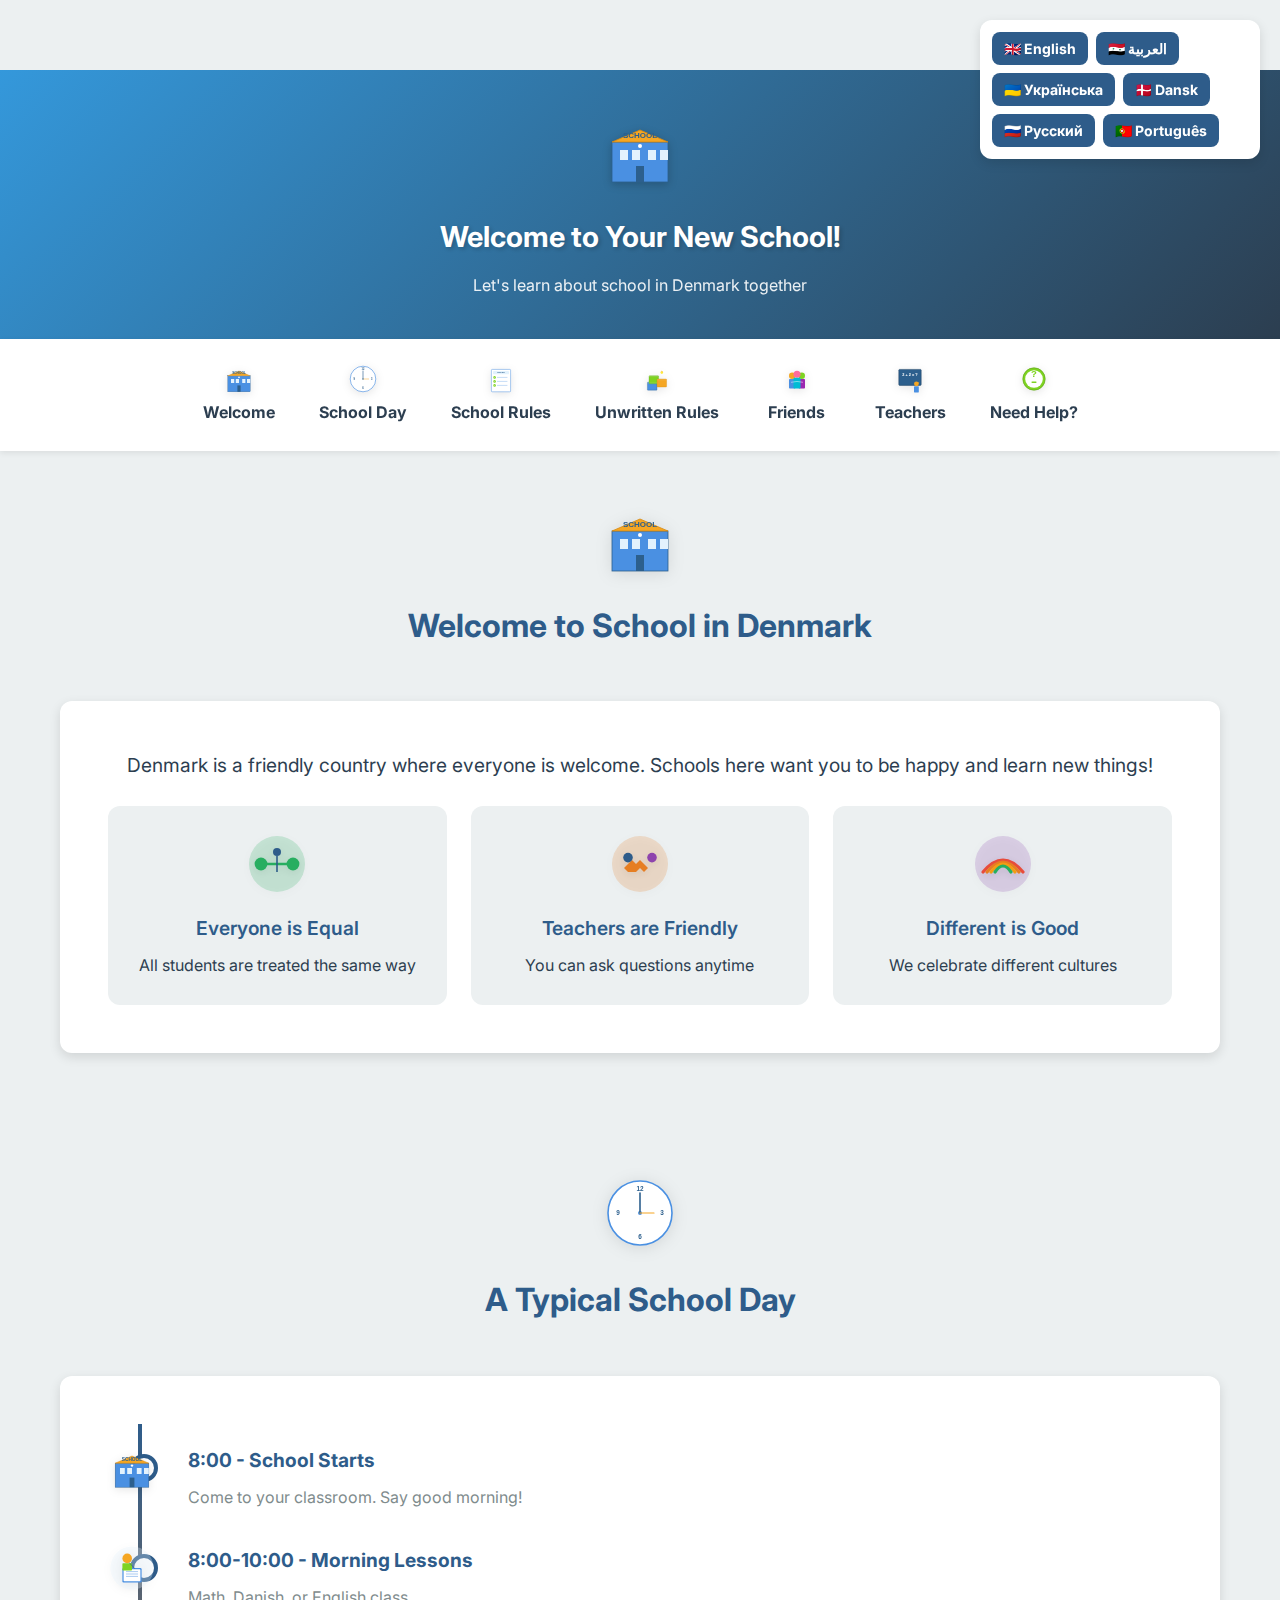
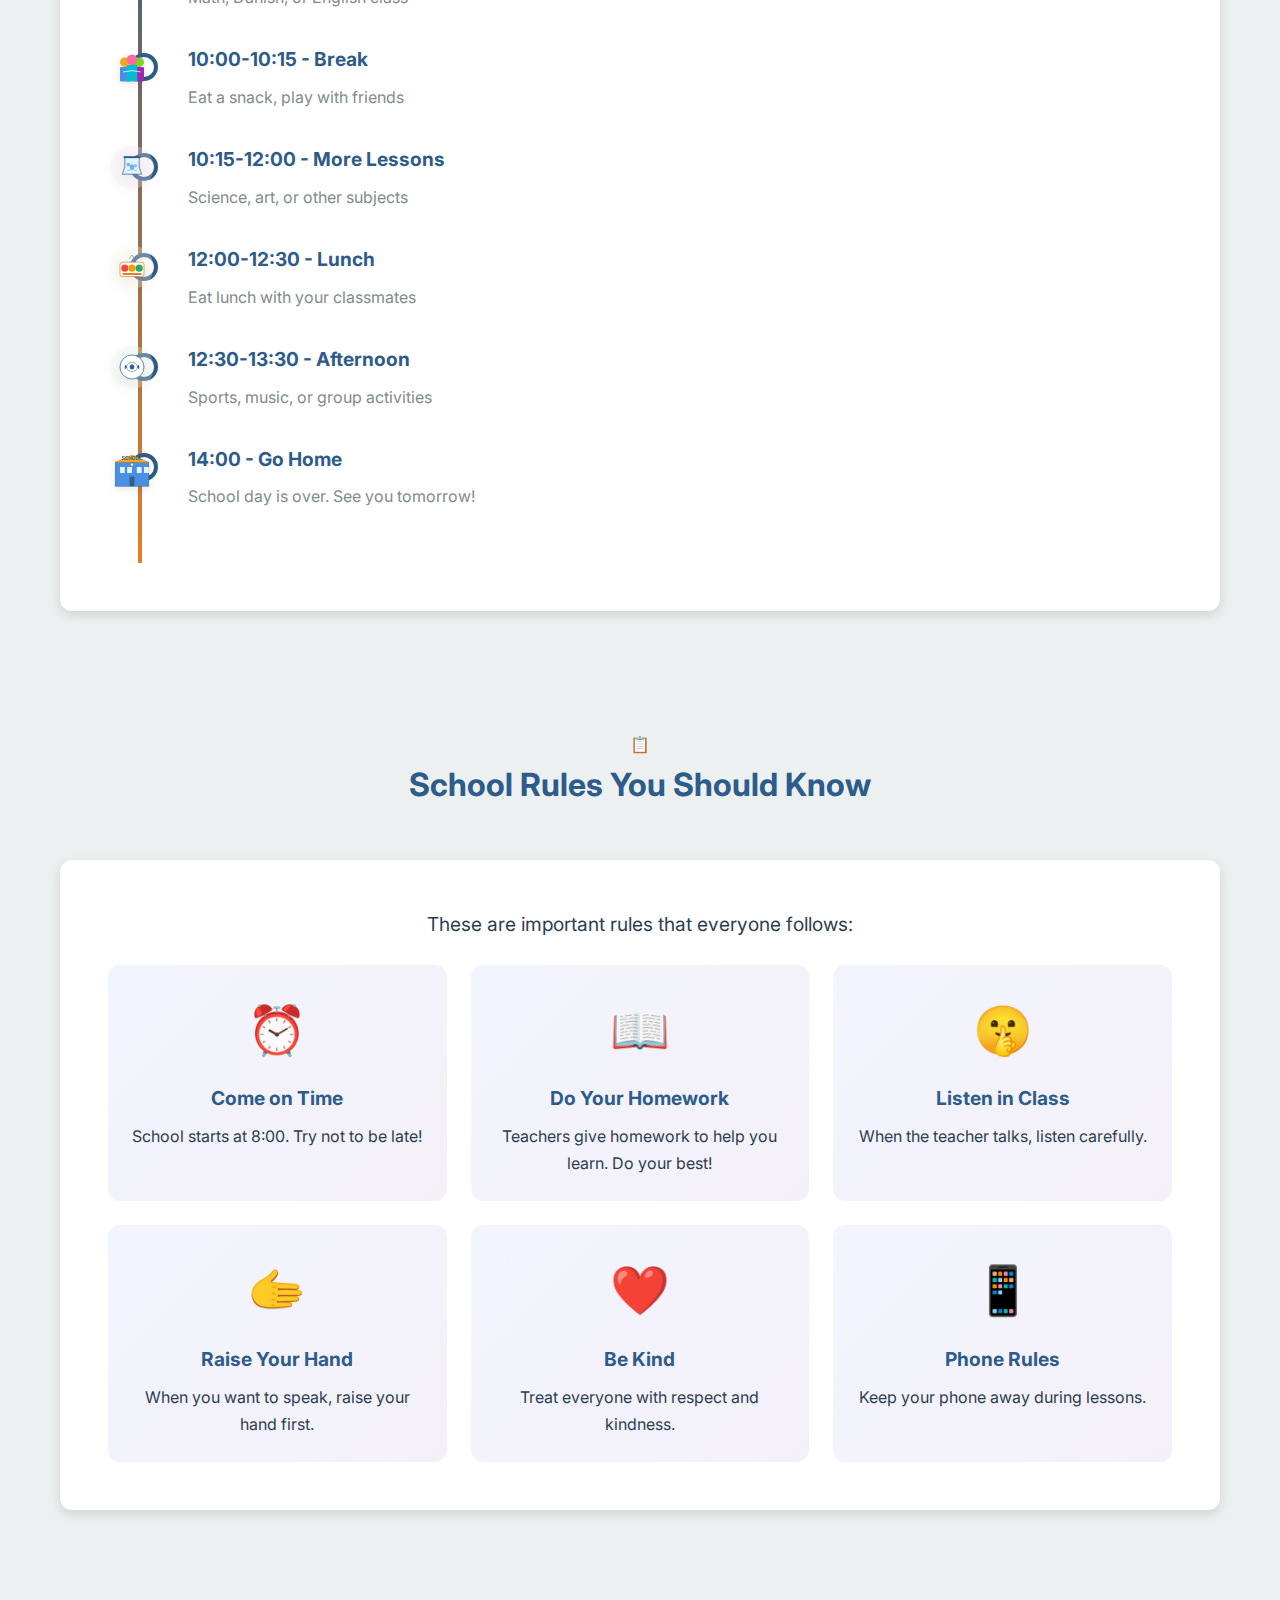
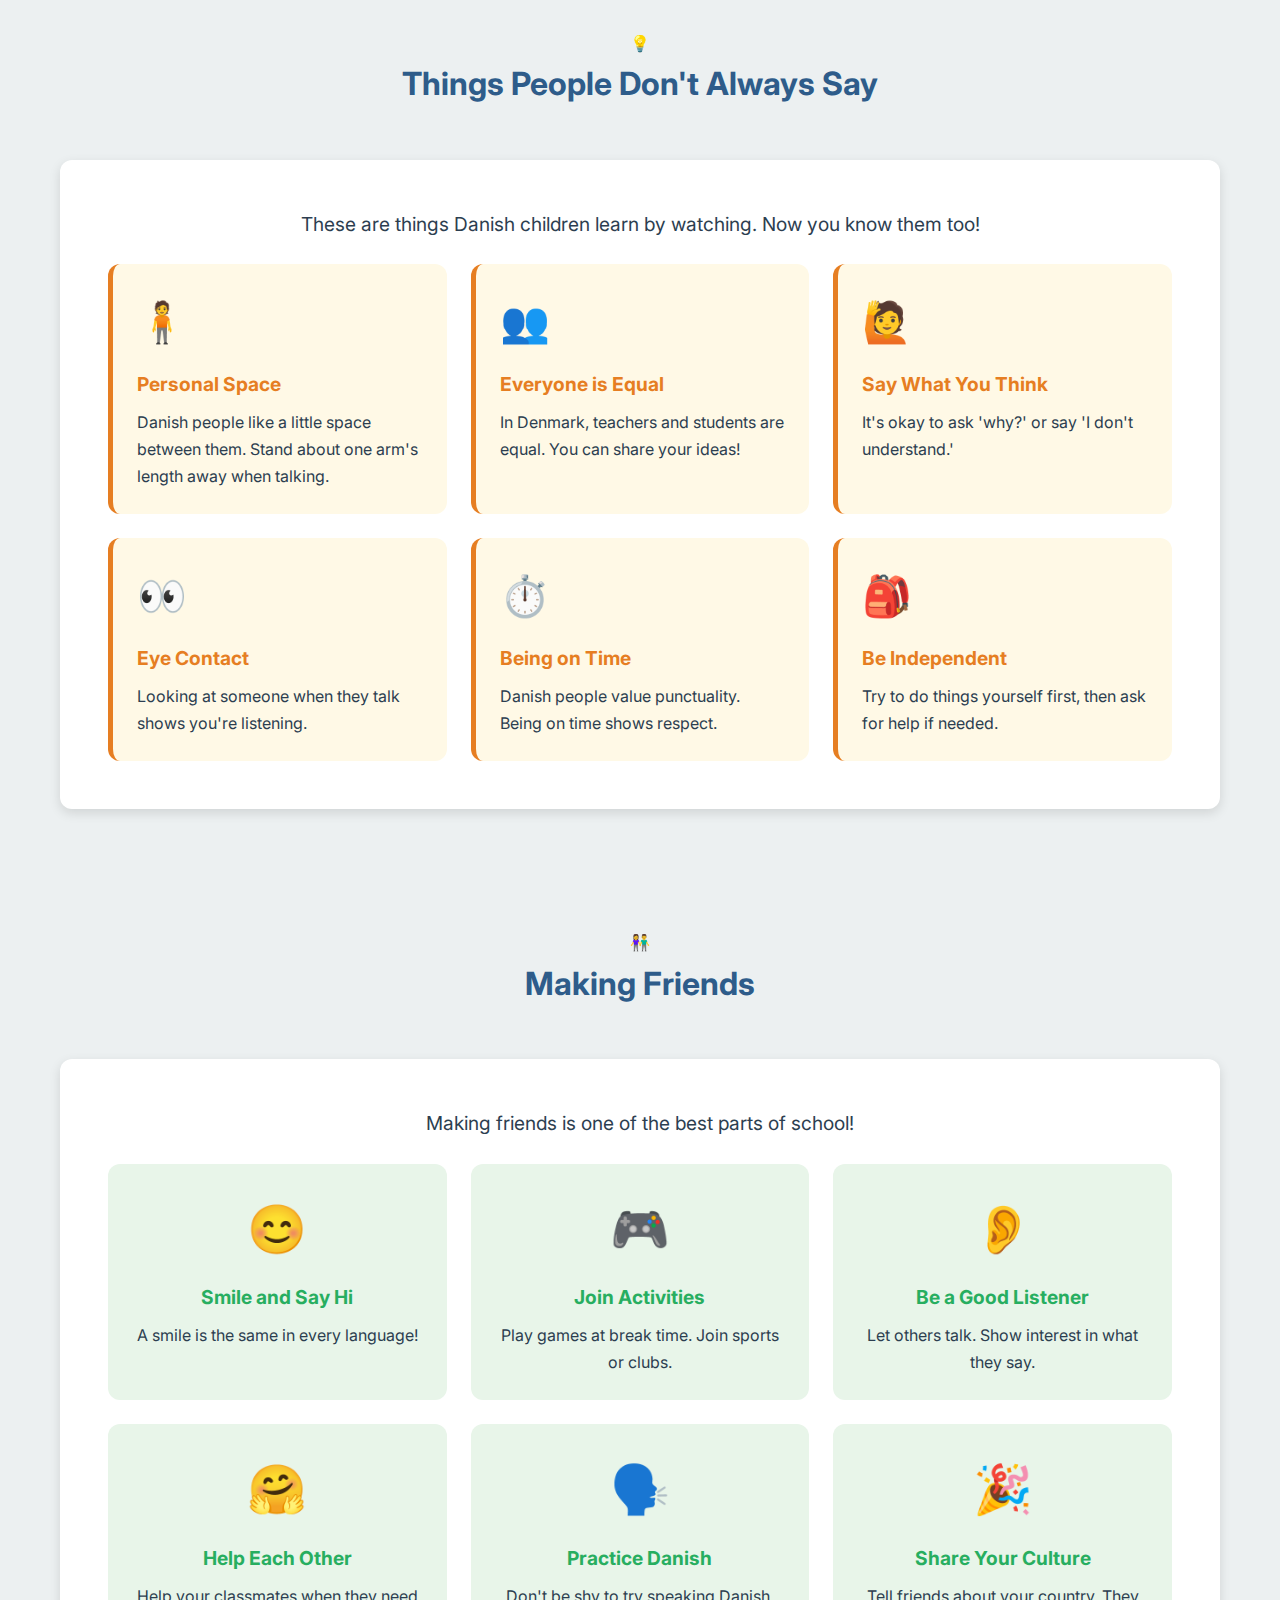
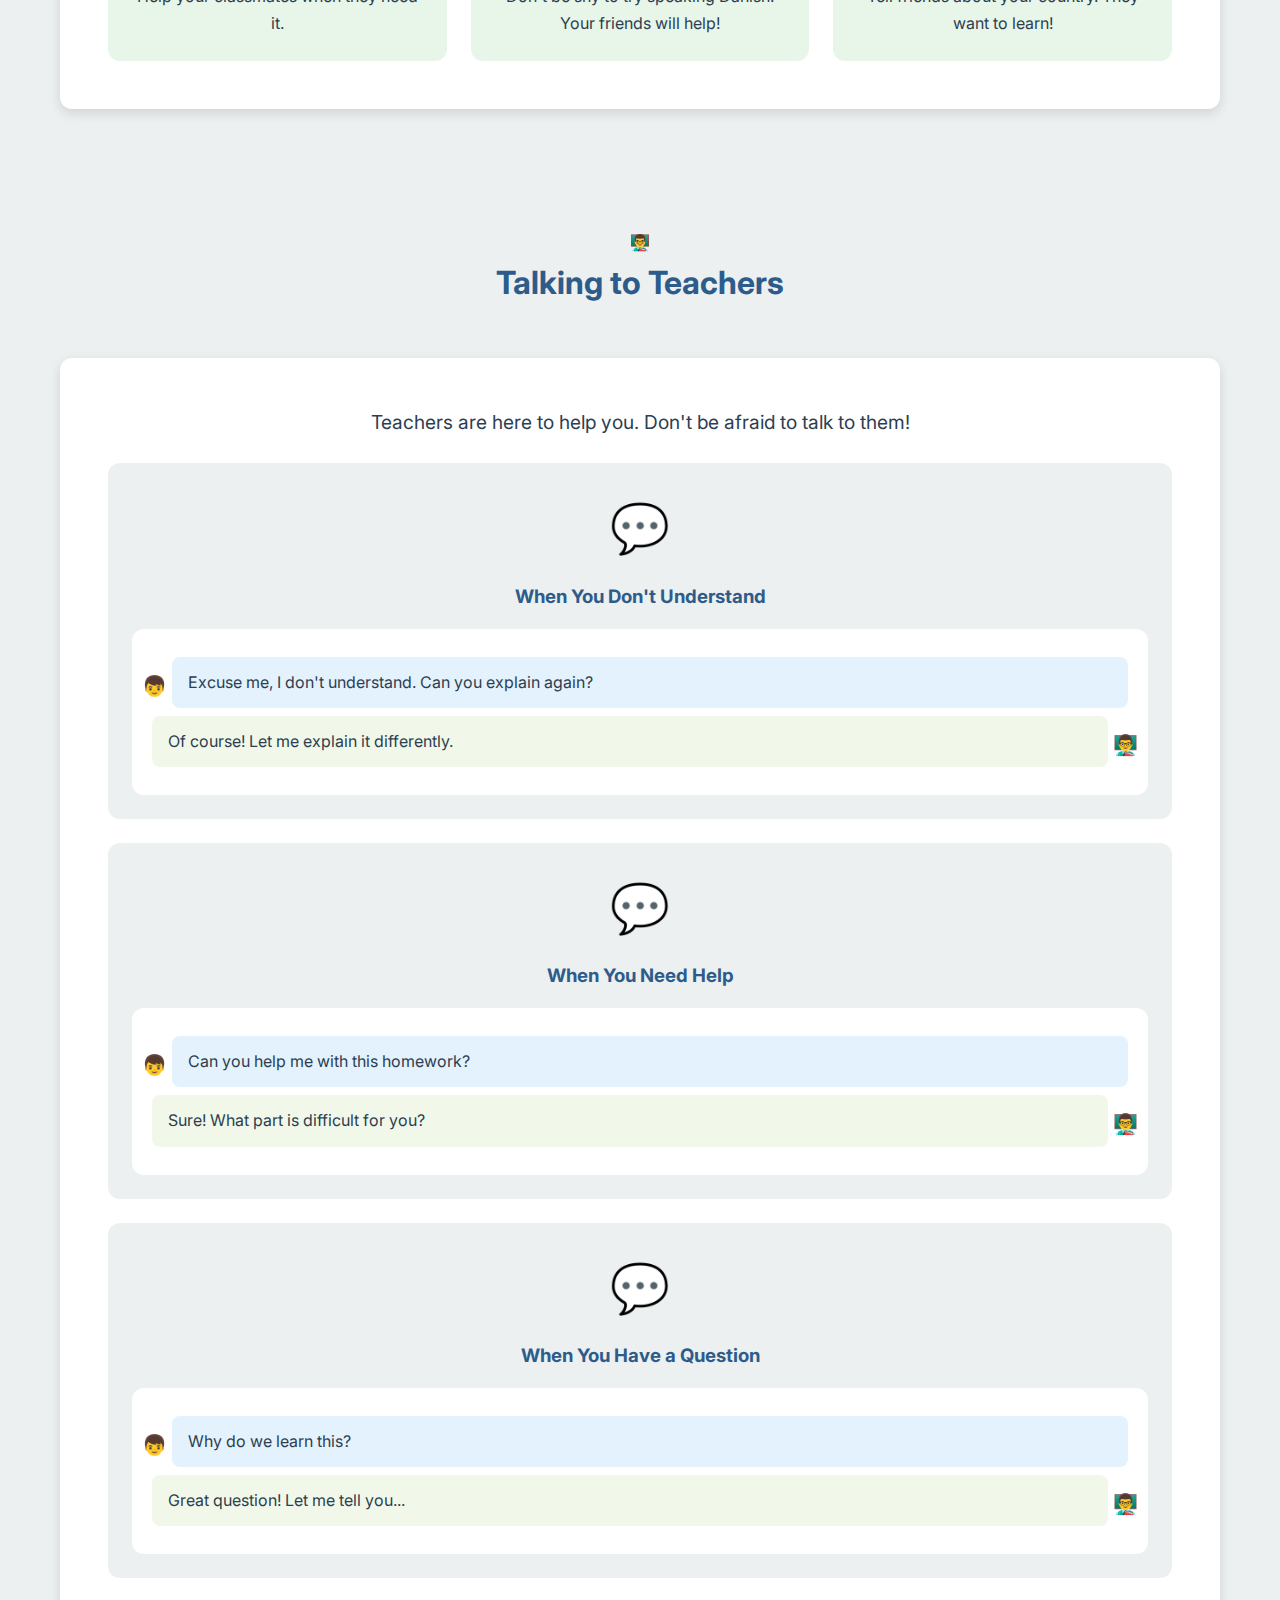
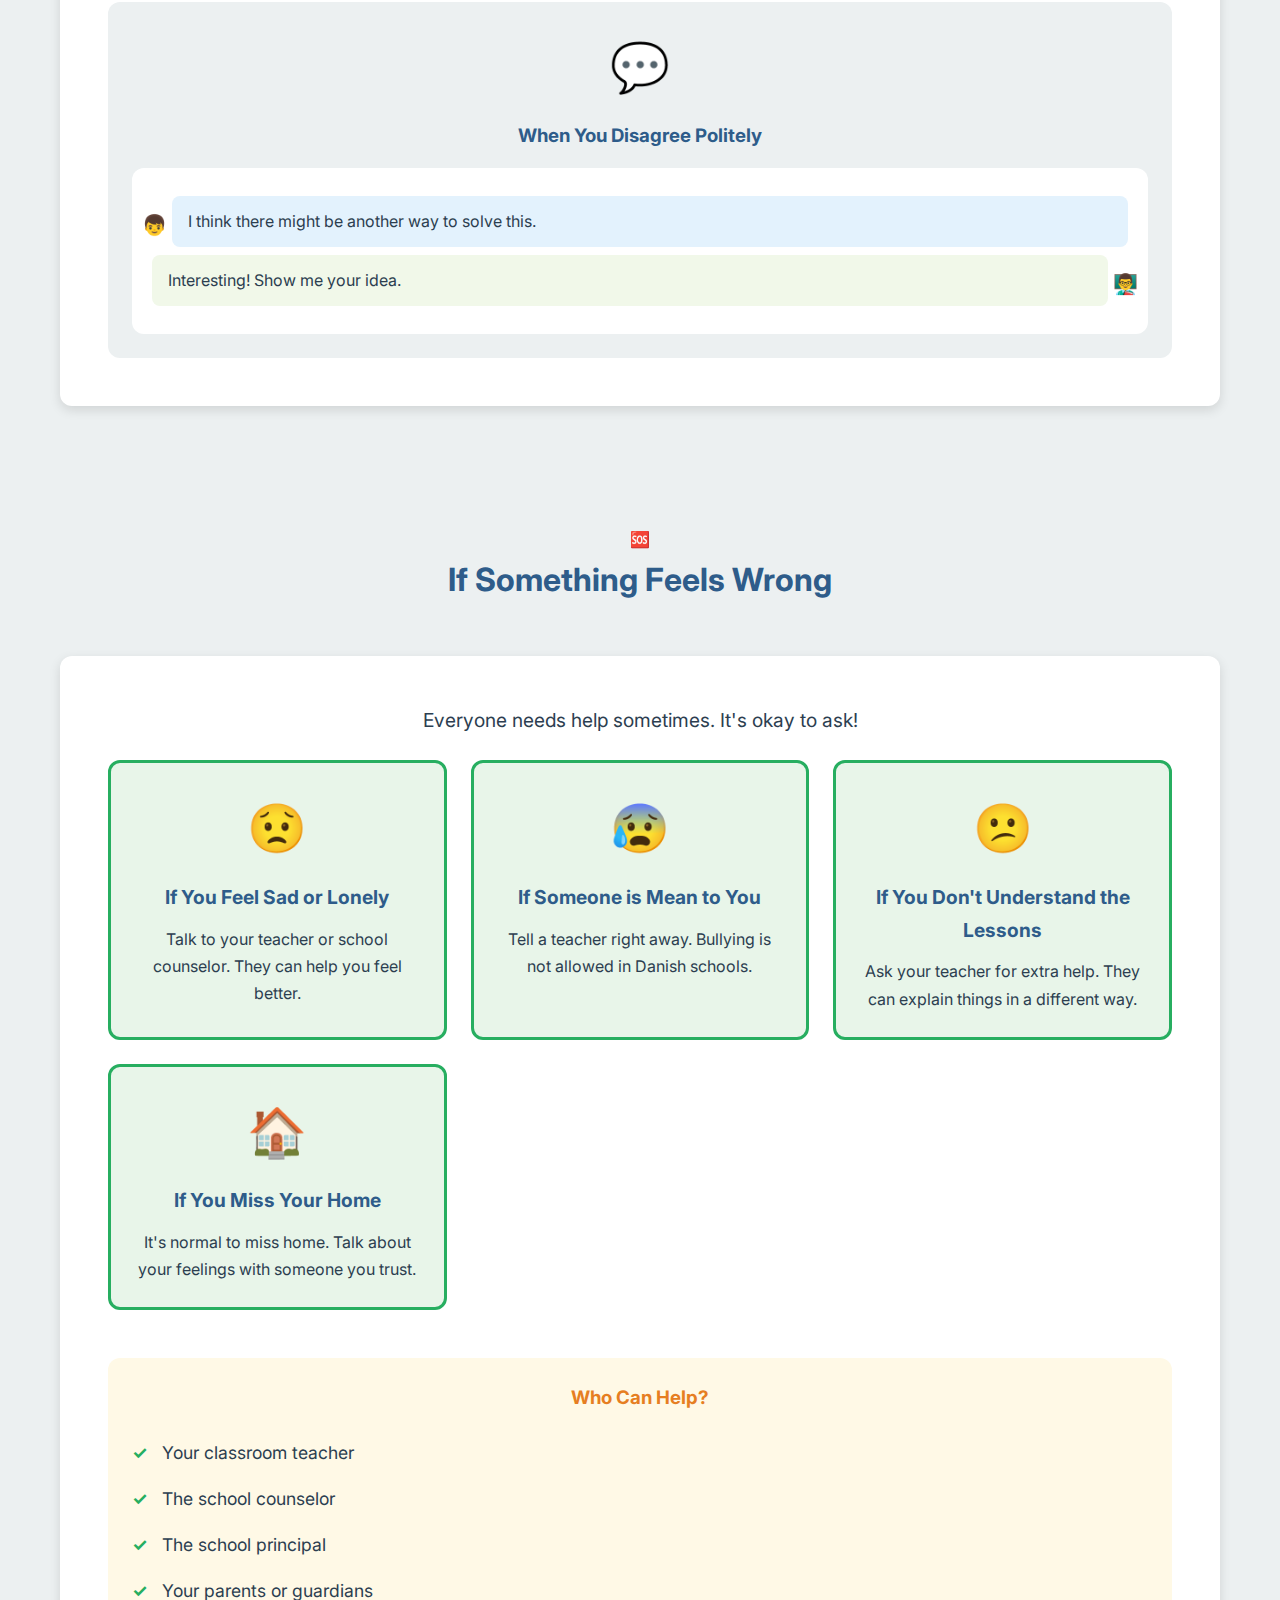
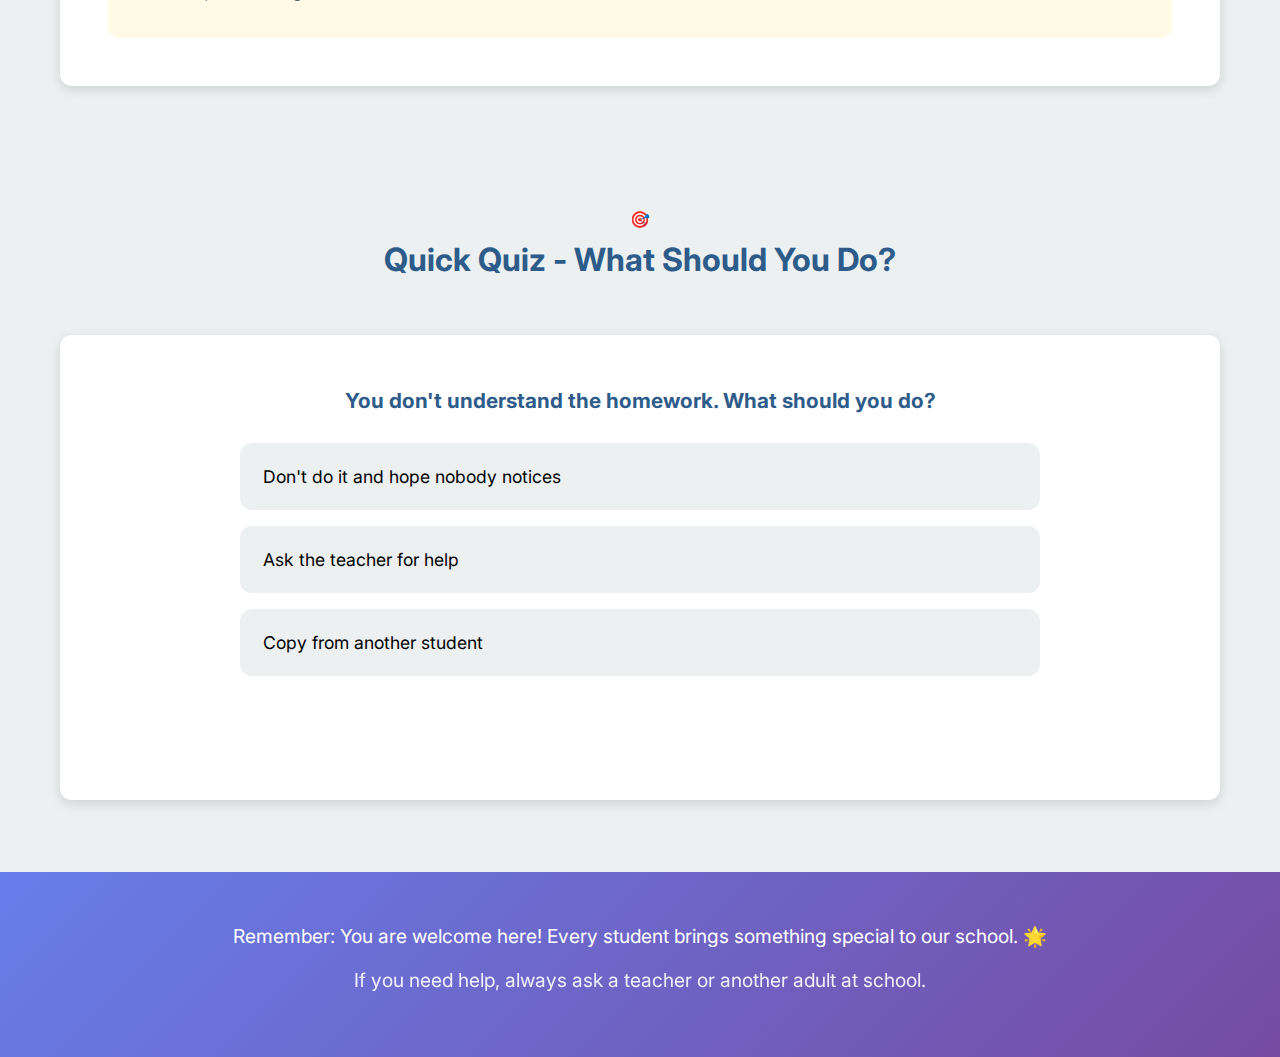
<file: index.html>
<!DOCTYPE html>
<html lang="en">
<head>
    <meta charset="UTF-8">
    <meta name="viewport" content="width=device-width, initial-scale=1.0">
    <meta name="description" content="Welcome to School in Denmark - A friendly guide for new students">
    <title data-i18n="site.title">Welcome to School in Denmark</title>
    <link rel="stylesheet" href="css/styles.css">
    <link rel="preconnect" href="https://fonts.googleapis.com">
    <link rel="preconnect" href="https://fonts.gstatic.com" crossorigin>
    <link href="https://fonts.googleapis.com/css2?family=Inter:wght@400;600;700&family=Noto+Sans+Arabic:wght@400;600;700&display=swap" rel="stylesheet">
</head>
<body>
    <!-- Language Selector -->
    <div class="language-selector">
        <button class="language-button" data-lang="en">🇬🇧 English</button>
        <button class="language-button" data-lang="ar">🇸🇾 العربية</button>
        <button class="language-button" data-lang="uk">🇺🇦 Українська</button>
        <button class="language-button" data-lang="da">🇩🇰 Dansk</button>
        <button class="language-button" data-lang="ru">🇷🇺 Русский</button>
        <button class="language-button" data-lang="pt">🇵🇹 Português</button>
    </div>

    <!-- Hero Section -->
    <header class="hero">
        <div class="container">
            <div class="hero-image">
                <img src="images/school-building.svg" alt="School Building" class="hero-img">
            </div>
            <h1 data-i18n="hero.title">Welcome to Your New School!</h1>
            <p class="hero-subtitle" data-i18n="hero.subtitle">Let's learn about school in Denmark together</p>
        </div>
    </header>

    <!-- Navigation -->
    <nav class="main-nav">
        <div class="container">
            <a href="#welcome" class="nav-item">
                <img src="images/school-building.svg" alt="" class="nav-icon">
                <span data-i18n="nav.welcome">Welcome</span>
            </a>
            <a href="#school-day" class="nav-item">
                <img src="images/clock.svg" alt="" class="nav-icon">
                <span data-i18n="nav.schoolDay">School Day</span>
            </a>
            <a href="#written-rules" class="nav-item">
                <img src="images/rules.svg" alt="" class="nav-icon">
                <span data-i18n="nav.writtenRules">School Rules</span>
            </a>
            <a href="#unwritten-rules" class="nav-item">
                <img src="images/books.svg" alt="" class="nav-icon">
                <span data-i18n="nav.unwrittenRules">Unwritten Rules</span>
            </a>
            <a href="#friends" class="nav-item">
                <img src="images/friends.svg" alt="" class="nav-icon">
                <span data-i18n="nav.friends">Friends</span>
            </a>
            <a href="#teachers" class="nav-item">
                <img src="images/teacher.svg" alt="" class="nav-icon">
                <span data-i18n="nav.teachers">Teachers</span>
            </a>
            <a href="#help" class="nav-item">
                <img src="images/help.svg" alt="" class="nav-icon">
                <span data-i18n="nav.help">Need Help?</span>
            </a>
        </div>
    </nav>

    <!-- Main Content -->
    <main>
        <!-- Welcome Section -->
        <section id="welcome" class="content-section welcome-section">
            <div class="container">
                <div class="section-header">
                    <img src="images/school-building.svg" alt="" class="section-icon">
                    <h2 data-i18n="welcome.title">Welcome to School in Denmark</h2>
                </div>
                <div class="content-card">
                    <p data-i18n="welcome.intro">Denmark is a friendly country where everyone is welcome. Schools here want you to be happy and learn new things!</p>
                    <div class="info-grid">
                        <div class="info-item">
                            <img src="images/equality.svg" alt="" class="info-icon">
                            <h3 data-i18n="welcome.info1.title">Everyone is Equal</h3>
                            <p data-i18n="welcome.info1.text">All students are treated the same way</p>
                        </div>
                        <div class="info-item">
                            <img src="images/handshake.svg" alt="" class="info-icon">
                            <h3 data-i18n="welcome.info2.title">Teachers are Friendly</h3>
                            <p data-i18n="welcome.info2.text">You can ask questions anytime</p>
                        </div>
                        <div class="info-item">
                            <img src="images/diversity.svg" alt="" class="info-icon">
                            <h3 data-i18n="welcome.info3.title">Different is Good</h3>
                            <p data-i18n="welcome.info3.text">We celebrate different cultures</p>
                        </div>
                    </div>
                </div>
            </div>
        </section>

        <!-- School Day Section -->
        <section id="school-day" class="content-section school-day-section">
            <div class="container">
                <div class="section-header">
                    <img src="images/clock.svg" alt="" class="section-icon">
                    <h2 data-i18n="schoolDay.title">A Typical School Day</h2>
                </div>
                <div class="content-card">
                    <div class="timeline">
                        <div class="timeline-item">
                            <img src="images/school-building.svg" alt="" class="timeline-icon">
                            <div class="timeline-content">
                                <h3 data-i18n="schoolDay.time1.title">8:00 - School Starts</h3>
                                <p data-i18n="schoolDay.time1.text">Come to your classroom. Say good morning!</p>
                            </div>
                        </div>
                        <div class="timeline-item">
                            <img src="images/studying.svg" alt="" class="timeline-icon">
                            <div class="timeline-content">
                                <h3 data-i18n="schoolDay.time2.title">8:00-10:00 - Morning Lessons</h3>
                                <p data-i18n="schoolDay.time2.text">Math, Danish, or English class</p>
                            </div>
                        </div>
                        <div class="timeline-item">
                            <img src="images/friends.svg" alt="" class="timeline-icon">
                            <div class="timeline-content">
                                <h3 data-i18n="schoolDay.time3.title">10:00-10:15 - Break</h3>
                                <p data-i18n="schoolDay.time3.text">Eat a snack, play with friends</p>
                            </div>
                        </div>
                        <div class="timeline-item">
                            <img src="images/science.svg" alt="" class="timeline-icon">
                            <div class="timeline-content">
                                <h3 data-i18n="schoolDay.time4.title">10:15-12:00 - More Lessons</h3>
                                <p data-i18n="schoolDay.time4.text">Science, art, or other subjects</p>
                            </div>
                        </div>
                        <div class="timeline-item">
                            <img src="images/lunch.svg" alt="" class="timeline-icon">
                            <div class="timeline-content">
                                <h3 data-i18n="schoolDay.time5.title">12:00-12:30 - Lunch</h3>
                                <p data-i18n="schoolDay.time5.text">Eat lunch with your classmates</p>
                            </div>
                        </div>
                        <div class="timeline-item">
                            <img src="images/sports.svg" alt="" class="timeline-icon">
                            <div class="timeline-content">
                                <h3 data-i18n="schoolDay.time6.title">12:30-13:30 - Afternoon</h3>
                                <p data-i18n="schoolDay.time6.text">Sports, music, or group activities</p>
                            </div>
                        </div>
                        <div class="timeline-item">
                            <img src="images/school-building.svg" alt="" class="timeline-icon">
                            <div class="timeline-content">
                                <h3 data-i18n="schoolDay.time7.title">14:00 - Go Home</h3>
                                <p data-i18n="schoolDay.time7.text">School day is over. See you tomorrow!</p>
                            </div>
                        </div>
                    </div>
                </div>
            </div>
        </section>

        <!-- Written Rules Section -->
        <section id="written-rules" class="content-section rules-section">
            <div class="container">
                <div class="section-header">
                    <span class="section-emoji">📋</span>
                    <h2 data-i18n="writtenRules.title">School Rules You Should Know</h2>
                </div>
                <div class="content-card">
                    <p data-i18n="writtenRules.intro">These are important rules that everyone follows:</p>
                    <div class="rules-grid">
                        <div class="rule-item">
                            <span class="rule-emoji">⏰</span>
                            <h3 data-i18n="writtenRules.rule1.title">Come on Time</h3>
                            <p data-i18n="writtenRules.rule1.text">School starts at 8:00. Try not to be late!</p>
                        </div>
                        <div class="rule-item">
                            <span class="rule-emoji">📖</span>
                            <h3 data-i18n="writtenRules.rule2.title">Do Your Homework</h3>
                            <p data-i18n="writtenRules.rule2.text">Teachers give homework to help you learn. Do your best!</p>
                        </div>
                        <div class="rule-item">
                            <span class="rule-emoji">🤫</span>
                            <h3 data-i18n="writtenRules.rule3.title">Listen in Class</h3>
                            <p data-i18n="writtenRules.rule3.text">When the teacher talks, listen carefully.</p>
                        </div>
                        <div class="rule-item">
                            <span class="rule-emoji">🫱</span>
                            <h3 data-i18n="writtenRules.rule4.title">Raise Your Hand</h3>
                            <p data-i18n="writtenRules.rule4.text">When you want to speak, raise your hand first.</p>
                        </div>
                        <div class="rule-item">
                            <span class="rule-emoji">❤️</span>
                            <h3 data-i18n="writtenRules.rule5.title">Be Kind</h3>
                            <p data-i18n="writtenRules.rule5.text">Treat everyone with respect and kindness.</p>
                        </div>
                        <div class="rule-item">
                            <span class="rule-emoji">📱</span>
                            <h3 data-i18n="writtenRules.rule6.title">Phone Rules</h3>
                            <p data-i18n="writtenRules.rule6.text">Keep your phone away during lessons.</p>
                        </div>
                    </div>
                </div>
            </div>
        </section>

        <!-- Unwritten Rules Section -->
        <section id="unwritten-rules" class="content-section unwritten-section">
            <div class="container">
                <div class="section-header">
                    <span class="section-emoji">💡</span>
                    <h2 data-i18n="unwrittenRules.title">Things People Don't Always Say</h2>
                </div>
                <div class="content-card">
                    <p data-i18n="unwrittenRules.intro">These are things Danish children learn by watching. Now you know them too!</p>
                    <div class="situations-grid">
                        <div class="situation-item">
                            <span class="situation-emoji">🧍</span>
                            <h3 data-i18n="unwrittenRules.situation1.title">Personal Space</h3>
                            <p data-i18n="unwrittenRules.situation1.text">Danish people like a little space between them. Stand about one arm's length away when talking.</p>
                        </div>
                        <div class="situation-item">
                            <span class="situation-emoji">👥</span>
                            <h3 data-i18n="unwrittenRules.situation2.title">Everyone is Equal</h3>
                            <p data-i18n="unwrittenRules.situation2.text">In Denmark, teachers and students are equal. You can share your ideas!</p>
                        </div>
                        <div class="situation-item">
                            <span class="situation-emoji">🙋</span>
                            <h3 data-i18n="unwrittenRules.situation3.title">Say What You Think</h3>
                            <p data-i18n="unwrittenRules.situation3.text">It's okay to ask "why?" or say "I don't understand."</p>
                        </div>
                        <div class="situation-item">
                            <span class="situation-emoji">👀</span>
                            <h3 data-i18n="unwrittenRules.situation4.title">Eye Contact</h3>
                            <p data-i18n="unwrittenRules.situation4.text">Looking at someone when they talk shows you're listening.</p>
                        </div>
                        <div class="situation-item">
                            <span class="situation-emoji">⏱️</span>
                            <h3 data-i18n="unwrittenRules.situation5.title">Being on Time</h3>
                            <p data-i18n="unwrittenRules.situation5.text">Danish people value punctuality. Being on time shows respect.</p>
                        </div>
                        <div class="situation-item">
                            <span class="situation-emoji">🎒</span>
                            <h3 data-i18n="unwrittenRules.situation6.title">Be Independent</h3>
                            <p data-i18n="unwrittenRules.situation6.text">Try to do things yourself first, then ask for help if needed.</p>
                        </div>
                    </div>
                </div>
            </div>
        </section>

        <!-- Friends Section -->
        <section id="friends" class="content-section friends-section">
            <div class="container">
                <div class="section-header">
                    <span class="section-emoji">👫</span>
                    <h2 data-i18n="friends.title">Making Friends</h2>
                </div>
                <div class="content-card">
                    <p data-i18n="friends.intro">Making friends is one of the best parts of school!</p>
                    <div class="tips-grid">
                        <div class="tip-item">
                            <span class="tip-emoji">😊</span>
                            <h3 data-i18n="friends.tip1.title">Smile and Say Hi</h3>
                            <p data-i18n="friends.tip1.text">A smile is the same in every language!</p>
                        </div>
                        <div class="tip-item">
                            <span class="tip-emoji">🎮</span>
                            <h3 data-i18n="friends.tip2.title">Join Activities</h3>
                            <p data-i18n="friends.tip2.text">Play games at break time. Join sports or clubs.</p>
                        </div>
                        <div class="tip-item">
                            <span class="tip-emoji">👂</span>
                            <h3 data-i18n="friends.tip3.title">Be a Good Listener</h3>
                            <p data-i18n="friends.tip3.text">Let others talk. Show interest in what they say.</p>
                        </div>
                        <div class="tip-item">
                            <span class="tip-emoji">🤗</span>
                            <h3 data-i18n="friends.tip4.title">Help Each Other</h3>
                            <p data-i18n="friends.tip4.text">Help your classmates when they need it.</p>
                        </div>
                        <div class="tip-item">
                            <span class="tip-emoji">🗣️</span>
                            <h3 data-i18n="friends.tip5.title">Practice Danish</h3>
                            <p data-i18n="friends.tip5.text">Don't be shy to try speaking Danish. Your friends will help!</p>
                        </div>
                        <div class="tip-item">
                            <span class="tip-emoji">🎉</span>
                            <h3 data-i18n="friends.tip6.title">Share Your Culture</h3>
                            <p data-i18n="friends.tip6.text">Tell friends about your country. They want to learn!</p>
                        </div>
                    </div>
                </div>
            </div>
        </section>

        <!-- Teachers Section -->
        <section id="teachers" class="content-section teachers-section">
            <div class="container">
                <div class="section-header">
                    <span class="section-emoji">👨‍🏫</span>
                    <h2 data-i18n="teachers.title">Talking to Teachers</h2>
                </div>
                <div class="content-card">
                    <p data-i18n="teachers.intro">Teachers are here to help you. Don't be afraid to talk to them!</p>
                    <div class="dialogue-examples">
                        <div class="dialogue-item">
                            <div class="dialogue-icon">💬</div>
                            <h3 data-i18n="teachers.dialogue1.title">When You Don't Understand</h3>
                            <div class="dialogue-box">
                                <p class="dialogue-student" data-i18n="teachers.dialogue1.student">"Excuse me, I don't understand. Can you explain again?"</p>
                                <p class="dialogue-teacher" data-i18n="teachers.dialogue1.teacher">"Of course! Let me explain it differently."</p>
                            </div>
                        </div>
                        <div class="dialogue-item">
                            <div class="dialogue-icon">💬</div>
                            <h3 data-i18n="teachers.dialogue2.title">When You Need Help</h3>
                            <div class="dialogue-box">
                                <p class="dialogue-student" data-i18n="teachers.dialogue2.student">"Can you help me with this homework?"</p>
                                <p class="dialogue-teacher" data-i18n="teachers.dialogue2.teacher">"Sure! What part is difficult for you?"</p>
                            </div>
                        </div>
                        <div class="dialogue-item">
                            <div class="dialogue-icon">💬</div>
                            <h3 data-i18n="teachers.dialogue3.title">When You Have a Question</h3>
                            <div class="dialogue-box">
                                <p class="dialogue-student" data-i18n="teachers.dialogue3.student">"Why do we learn this?"</p>
                                <p class="dialogue-teacher" data-i18n="teachers.dialogue3.teacher">"Great question! Let me tell you..."</p>
                            </div>
                        </div>
                        <div class="dialogue-item">
                            <div class="dialogue-icon">💬</div>
                            <h3 data-i18n="teachers.dialogue4.title">When You Disagree Politely</h3>
                            <div class="dialogue-box">
                                <p class="dialogue-student" data-i18n="teachers.dialogue4.student">"I think there might be another way to solve this."</p>
                                <p class="dialogue-teacher" data-i18n="teachers.dialogue4.teacher">"Interesting! Show me your idea."</p>
                            </div>
                        </div>
                    </div>
                </div>
            </div>
        </section>

        <!-- Help Section -->
        <section id="help" class="content-section help-section">
            <div class="container">
                <div class="section-header">
                    <span class="section-emoji">🆘</span>
                    <h2 data-i18n="help.title">If Something Feels Wrong</h2>
                </div>
                <div class="content-card">
                    <p data-i18n="help.intro">Everyone needs help sometimes. It's okay to ask!</p>
                    <div class="help-scenarios">
                        <div class="help-item safe">
                            <span class="help-emoji">😟</span>
                            <h3 data-i18n="help.scenario1.title">If You Feel Sad or Lonely</h3>
                            <p data-i18n="help.scenario1.text">Talk to your teacher or school counselor. They can help you feel better.</p>
                        </div>
                        <div class="help-item safe">
                            <span class="help-emoji">😰</span>
                            <h3 data-i18n="help.scenario2.title">If Someone is Mean to You</h3>
                            <p data-i18n="help.scenario2.text">Tell a teacher right away. Bullying is not allowed in Danish schools.</p>
                        </div>
                        <div class="help-item safe">
                            <span class="help-emoji">😕</span>
                            <h3 data-i18n="help.scenario3.title">If You Don't Understand the Lessons</h3>
                            <p data-i18n="help.scenario3.text">Ask your teacher for extra help. They can explain things in a different way.</p>
                        </div>
                        <div class="help-item safe">
                            <span class="help-emoji">🏠</span>
                            <h3 data-i18n="help.scenario4.title">If You Miss Your Home</h3>
                            <p data-i18n="help.scenario4.text">It's normal to miss home. Talk about your feelings with someone you trust.</p>
                        </div>
                    </div>
                    <div class="help-contacts">
                        <h3 data-i18n="help.contacts.title">Who Can Help?</h3>
                        <ul>
                            <li data-i18n="help.contacts.item1">Your classroom teacher</li>
                            <li data-i18n="help.contacts.item2">The school counselor</li>
                            <li data-i18n="help.contacts.item3">The school principal</li>
                            <li data-i18n="help.contacts.item4">Your parents or guardians</li>
                        </ul>
                    </div>
                </div>
            </div>
        </section>

        <!-- Interactive Quiz Section -->
        <section id="quiz" class="content-section quiz-section">
            <div class="container">
                <div class="section-header">
                    <span class="section-emoji">🎯</span>
                    <h2 data-i18n="quiz.title">Quick Quiz - What Should You Do?</h2>
                </div>
                <div class="content-card">
                    <div class="quiz-container">
                        <div class="quiz-question" data-quiz="1">
                            <p class="question-text" data-i18n="quiz.q1.question">You don't understand the homework. What should you do?</p>
                            <div class="quiz-options">
                                <button class="quiz-option" data-correct="false" data-i18n="quiz.q1.option1">
                                    <span class="option-emoji">😞</span>
                                    <span>Don't do it and hope nobody notices</span>
                                </button>
                                <button class="quiz-option" data-correct="true" data-i18n="quiz.q1.option2">
                                    <span class="option-emoji">✅</span>
                                    <span>Ask the teacher for help</span>
                                </button>
                                <button class="quiz-option" data-correct="false" data-i18n="quiz.q1.option3">
                                    <span class="option-emoji">😰</span>
                                    <span>Copy from another student</span>
                                </button>
                            </div>
                            <div class="quiz-feedback"></div>
                        </div>

                        <div class="quiz-question" data-quiz="2" style="display: none;">
                            <p class="question-text" data-i18n="quiz.q2.question">A classmate is sitting alone at lunch. What should you do?</p>
                            <div class="quiz-options">
                                <button class="quiz-option" data-correct="false" data-i18n="quiz.q2.option1">
                                    <span class="option-emoji">🤷</span>
                                    <span>Ignore them</span>
                                </button>
                                <button class="quiz-option" data-correct="true" data-i18n="quiz.q2.option2">
                                    <span class="option-emoji">✅</span>
                                    <span>Ask if they want to sit with you</span>
                                </button>
                                <button class="quiz-option" data-correct="false" data-i18n="quiz.q2.option3">
                                    <span class="option-emoji">😐</span>
                                    <span>Wait for them to ask you</span>
                                </button>
                            </div>
                            <div class="quiz-feedback"></div>
                        </div>

                        <div class="quiz-question" data-quiz="3" style="display: none;">
                            <p class="question-text" data-i18n="quiz.q3.question">You want to say something in class. What should you do?</p>
                            <div class="quiz-options">
                                <button class="quiz-option" data-correct="false" data-i18n="quiz.q3.option1">
                                    <span class="option-emoji">🗣️</span>
                                    <span>Shout it out loud</span>
                                </button>
                                <button class="quiz-option" data-correct="true" data-i18n="quiz.q3.option2">
                                    <span class="option-emoji">✅</span>
                                    <span>Raise your hand and wait</span>
                                </button>
                                <button class="quiz-option" data-correct="false" data-i18n="quiz.q3.option3">
                                    <span class="option-emoji">🤐</span>
                                    <span>Keep quiet and don't say anything</span>
                                </button>
                            </div>
                            <div class="quiz-feedback"></div>
                        </div>

                        <div class="quiz-complete" style="display: none;">
                            <span class="complete-emoji">🎉</span>
                            <h3 data-i18n="quiz.complete.title">Great Job!</h3>
                            <p data-i18n="quiz.complete.text">You know how to be a great student!</p>
                            <button class="quiz-restart" data-i18n="quiz.complete.restart">Try Again</button>
                        </div>
                    </div>
                </div>
            </div>
        </section>
    </main>

    <!-- Footer -->
    <footer class="site-footer">
        <div class="container">
            <p data-i18n="footer.message">Remember: You are welcome here! Every student brings something special to our school. 🌟</p>
            <p class="footer-small" data-i18n="footer.support">If you need help, always ask a teacher or another adult at school.</p>
        </div>
    </footer>

    <script src="js/translations.js"></script>
    <script src="js/main.js"></script>
</body>
</html>
</file>
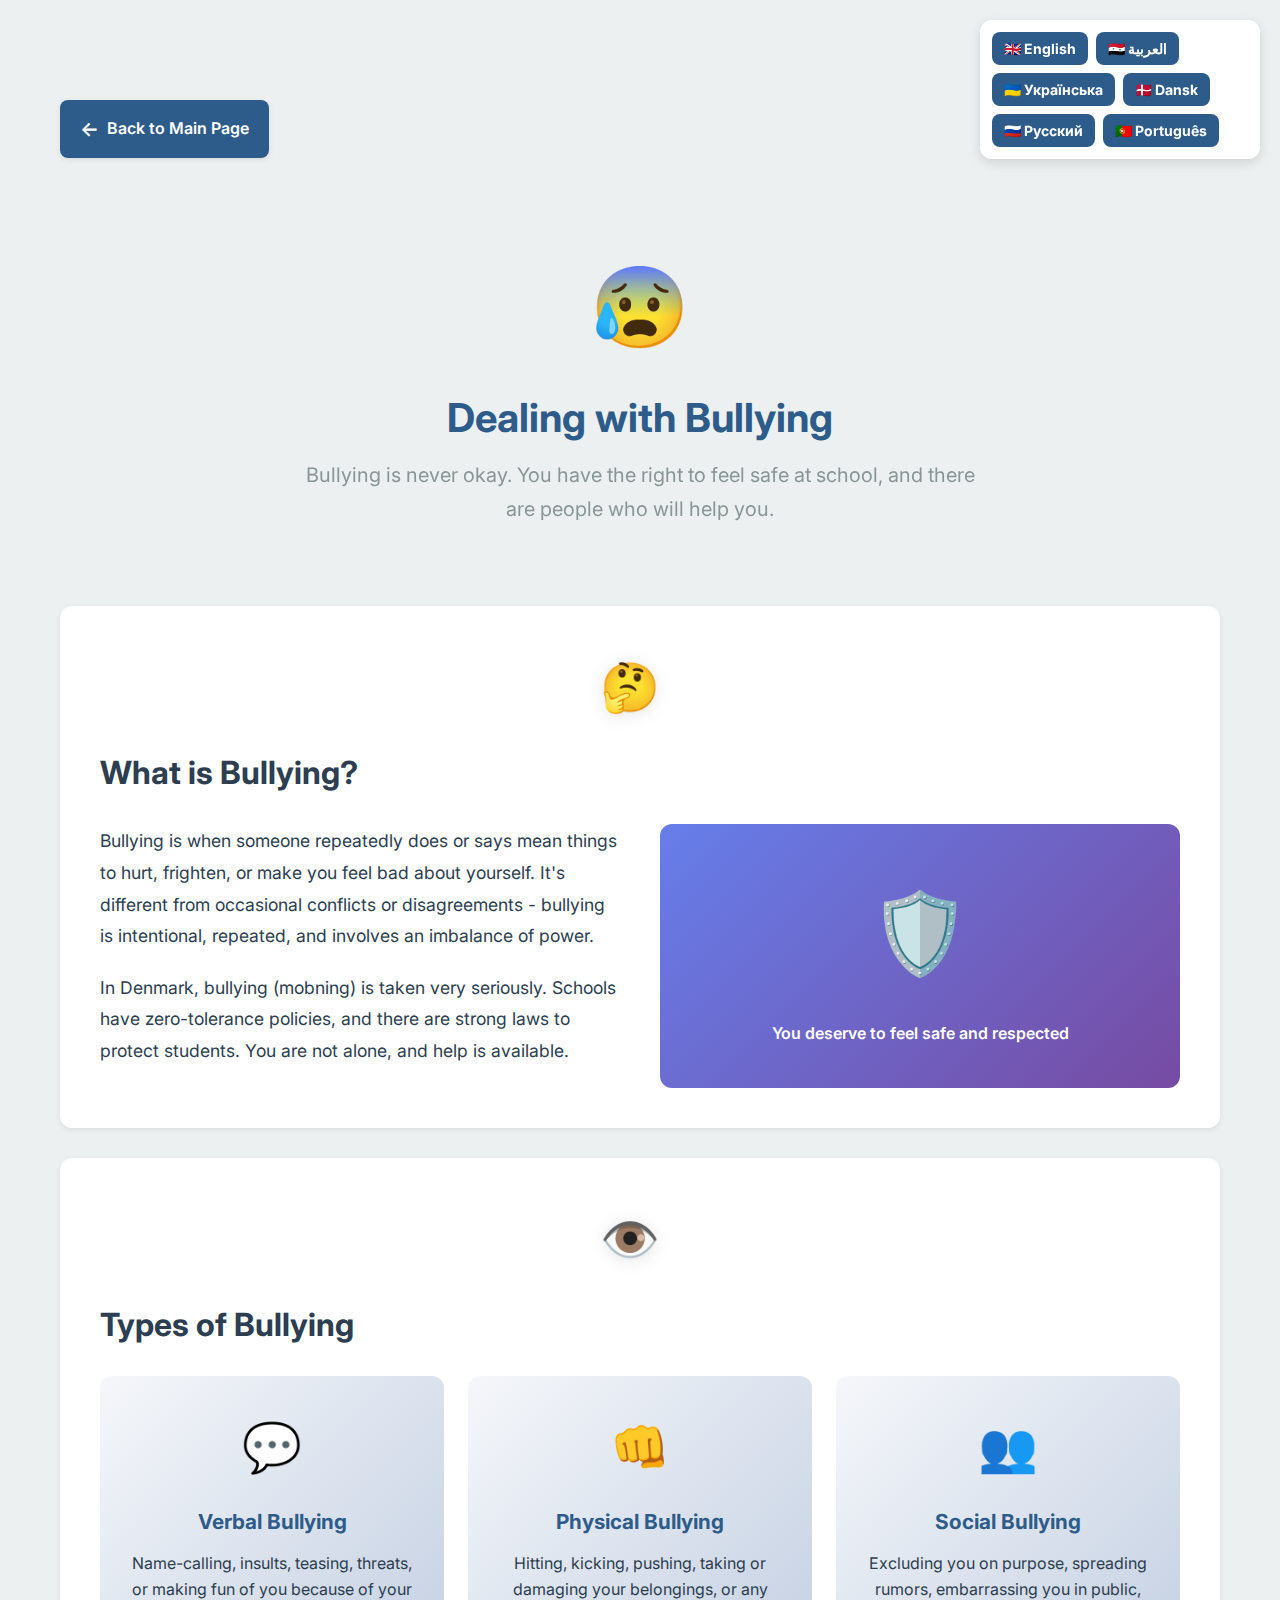
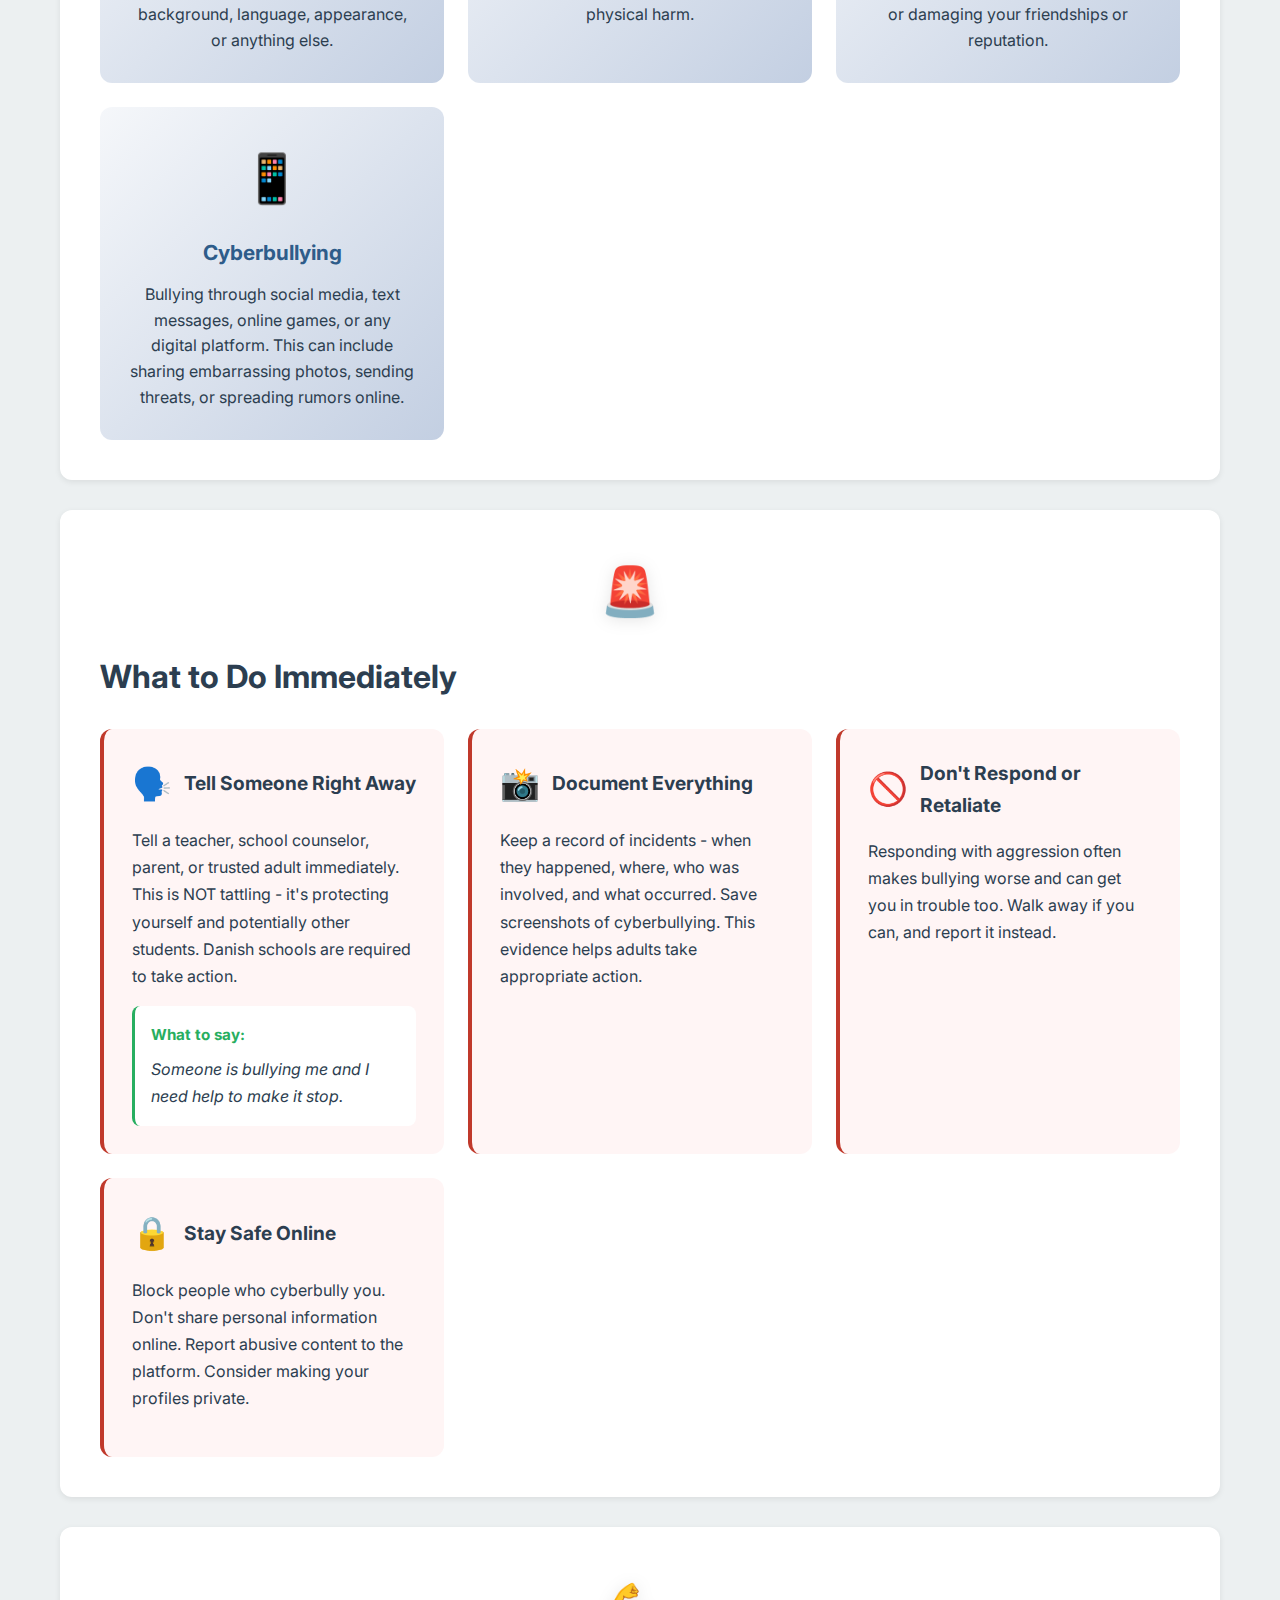
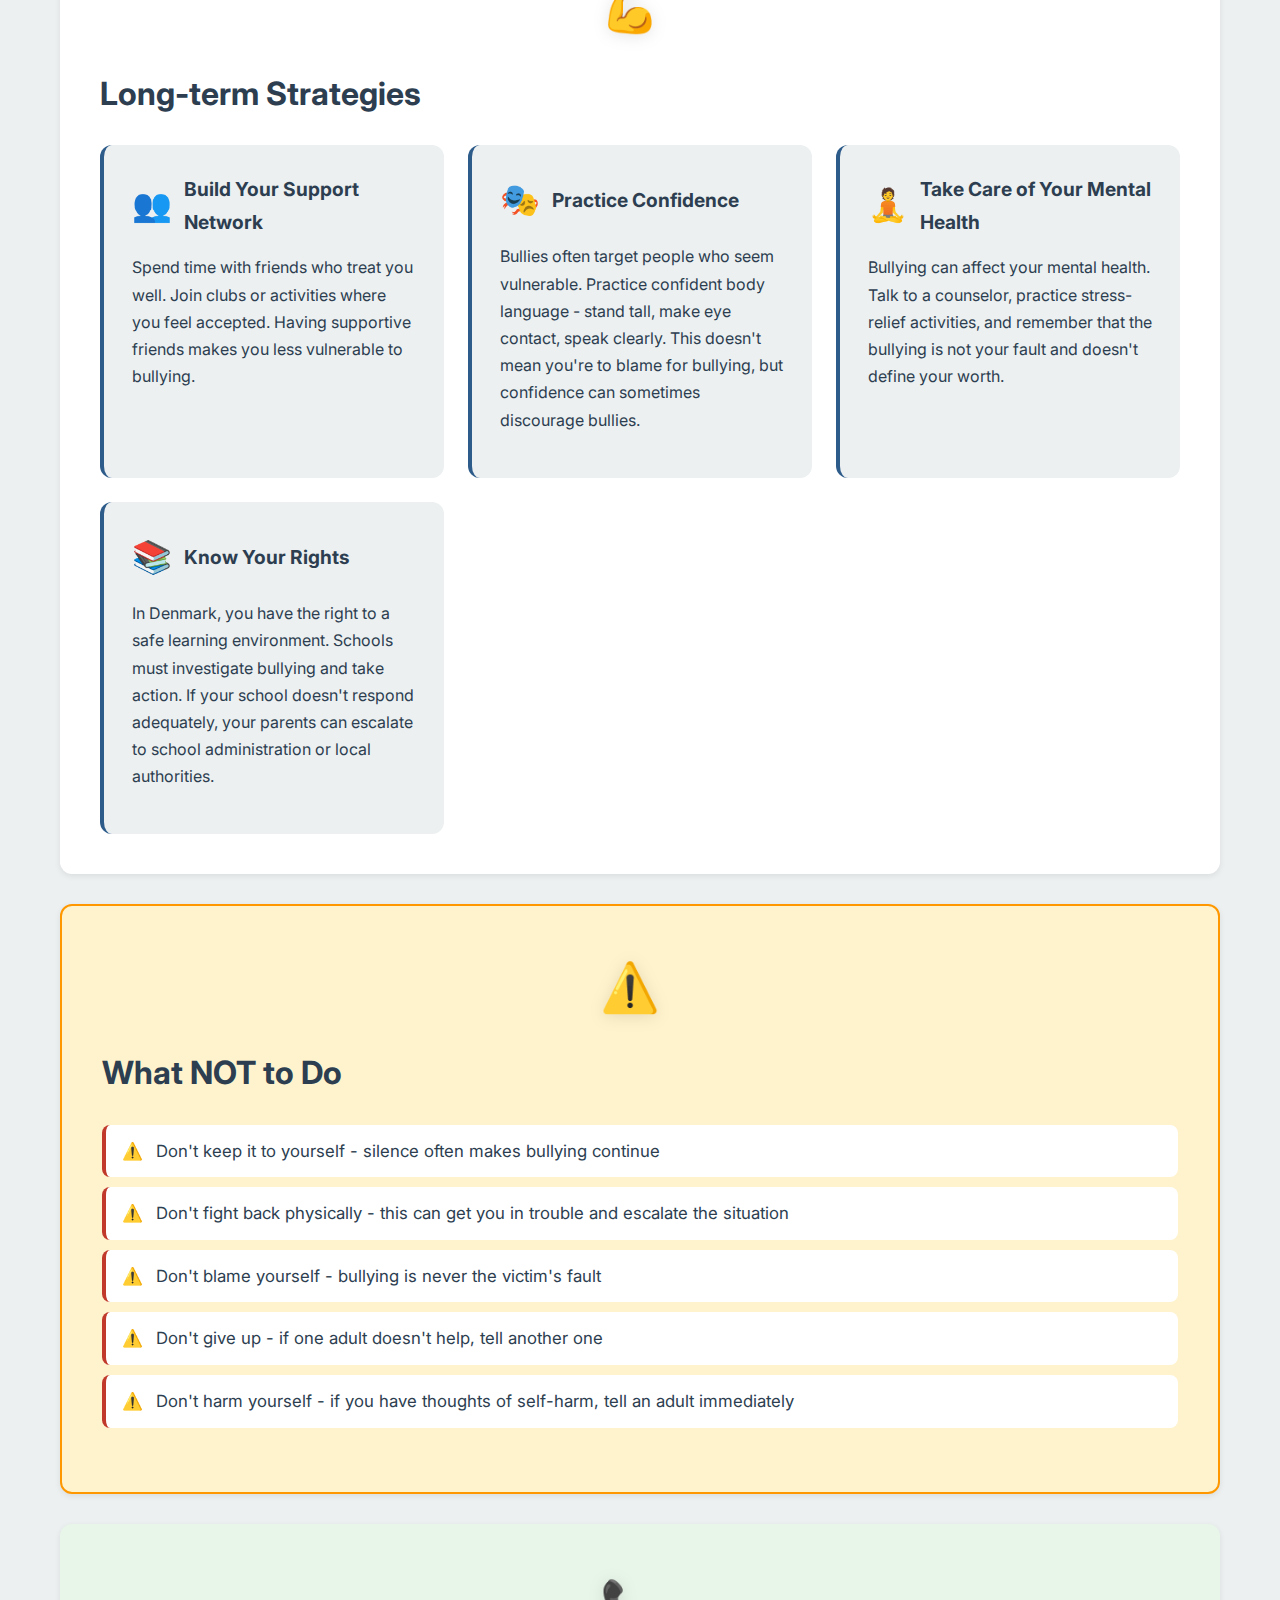
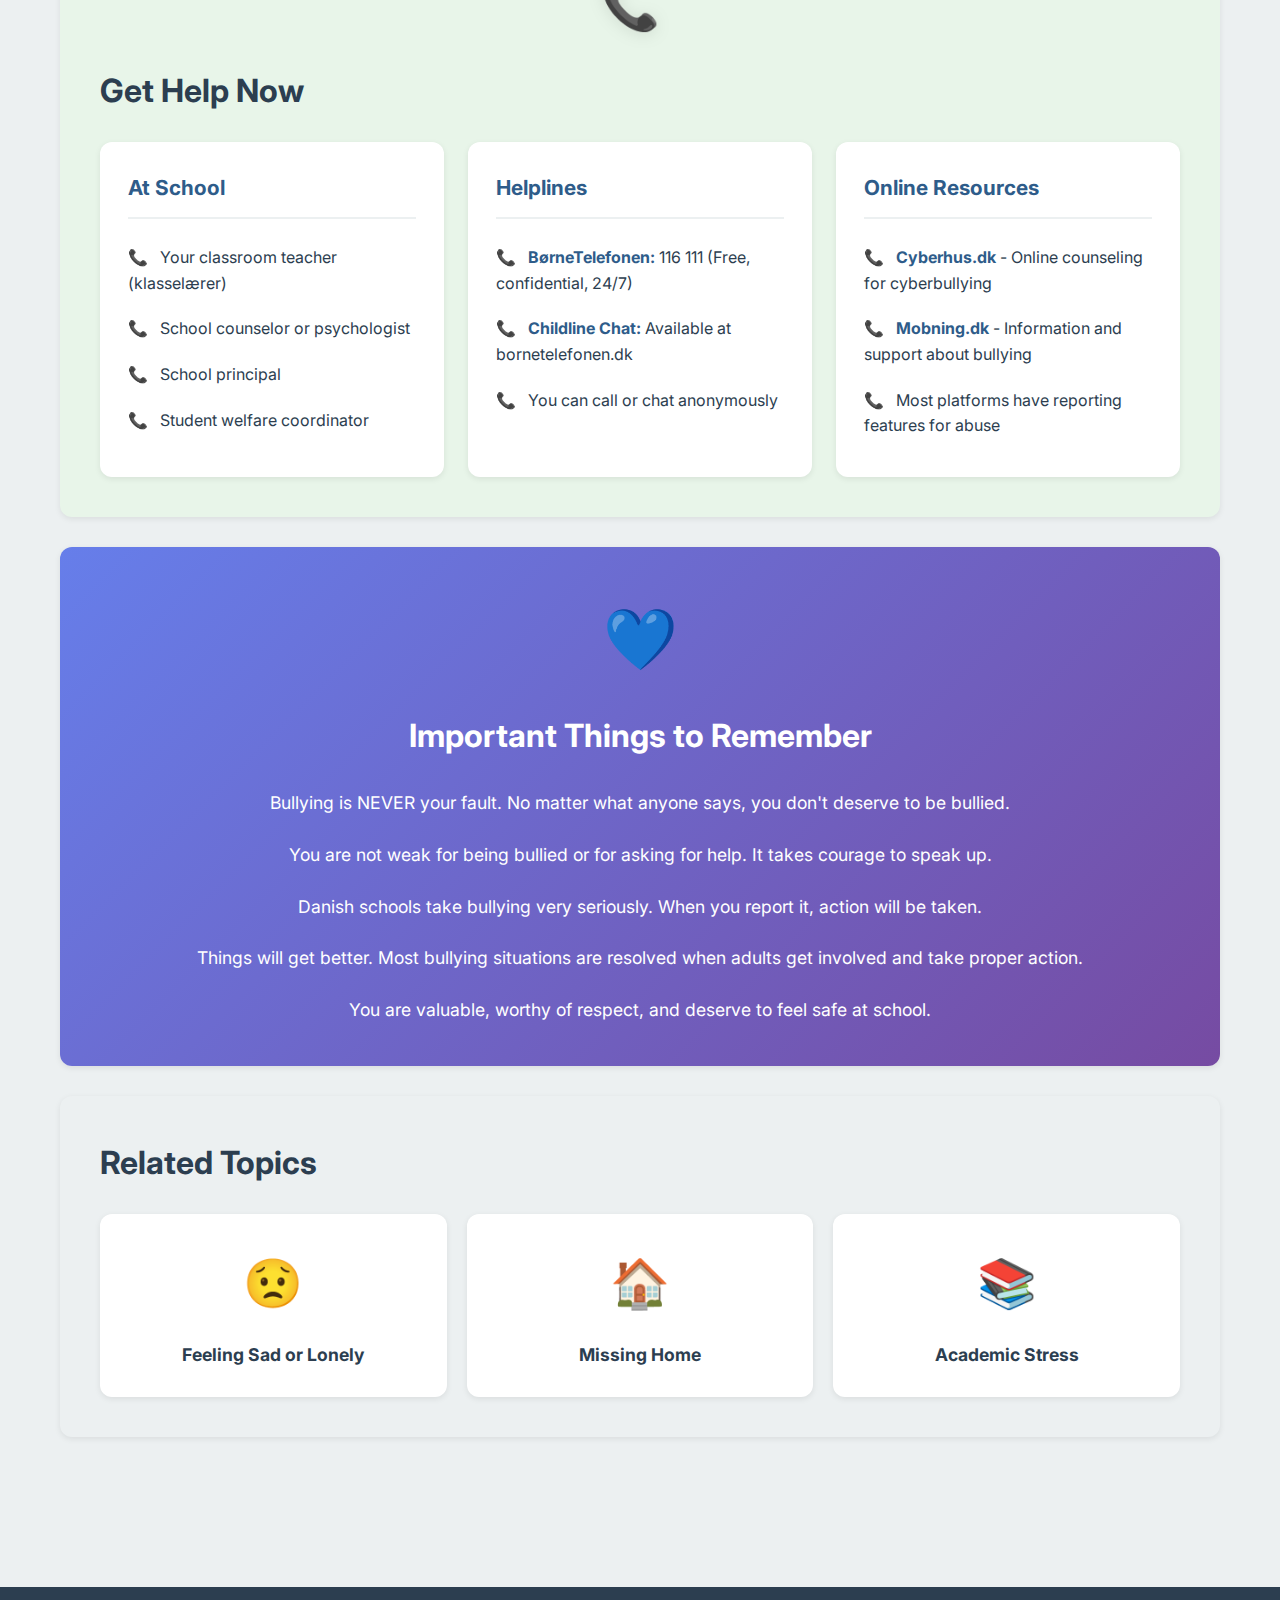
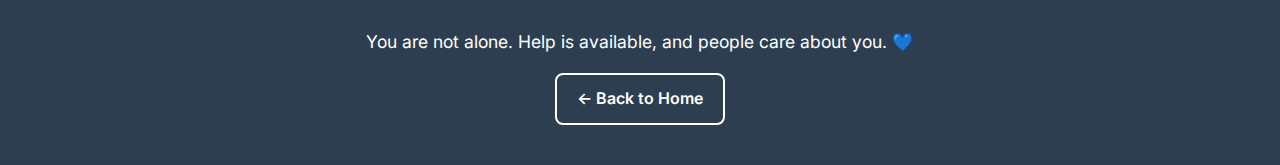
<file: support-bullying.html>
<!DOCTYPE html>
<html lang="en">
<head>
    <meta charset="UTF-8">
    <meta name="viewport" content="width=device-width, initial-scale=1.0">
    <meta name="description" content="Support for dealing with bullying">
    <title data-i18n="support.bullying.title">Dealing with Bullying - Support</title>
    <link rel="stylesheet" href="css/styles.css">
    <link rel="stylesheet" href="css/support-pages.css">
    <link rel="preconnect" href="https://fonts.googleapis.com">
    <link rel="preconnect" href="https://fonts.gstatic.com" crossorigin>
    <link href="https://fonts.googleapis.com/css2?family=Inter:wght@400;600;700&family=Noto+Sans+Arabic:wght@400;600;700&display=swap" rel="stylesheet">
</head>
<body>
    <!-- Language Selector -->
    <div class="language-selector">
        <button class="language-button" data-lang="en">🇬🇧 English</button>
        <button class="language-button" data-lang="ar">🇸🇾 العربية</button>
        <button class="language-button" data-lang="uk">🇺🇦 Українська</button>
        <button class="language-button" data-lang="da">🇩🇰 Dansk</button>
        <button class="language-button" data-lang="ru">🇷🇺 Русский</button>
        <button class="language-button" data-lang="pt">🇵🇹 Português</button>
    </div>

    <!-- Back Button -->
    <div class="back-button-container">
        <a href="index.html#help" class="back-button">
            <span class="back-arrow">←</span>
            <span data-i18n="support.backButton">Back to Main Page</span>
        </a>
    </div>

    <!-- Main Content -->
    <main class="support-page">
        <div class="container">
            <!-- Hero Section -->
            <header class="support-hero">
                <div class="hero-icon">😰</div>
                <h1 data-i18n="support.bullying.heading">Dealing with Bullying</h1>
                <p class="hero-subtitle" data-i18n="support.bullying.subtitle">Bullying is never okay. You have the right to feel safe at school, and there are people who will help you.</p>
            </header>

            <!-- What is Bullying -->
            <section class="support-section">
                <div class="section-icon">🤔</div>
                <h2 data-i18n="support.bullying.what.title">What is Bullying?</h2>
                
                <div class="content-box">
                    <div class="text-content">
                        <p data-i18n="support.bullying.what.p1">Bullying is when someone repeatedly does or says mean things to hurt, frighten, or make you feel bad about yourself. It's different from occasional conflicts or disagreements - bullying is intentional, repeated, and involves an imbalance of power.</p>
                        
                        <p data-i18n="support.bullying.what.p2">In Denmark, bullying (mobning) is taken very seriously. Schools have zero-tolerance policies, and there are strong laws to protect students. You are not alone, and help is available.</p>
                    </div>
                    
                    <div class="illustration-box">
                        <span class="big-emoji">🛡️</span>
                        <p class="image-caption" data-i18n="support.bullying.what.caption">You deserve to feel safe and respected</p>
                    </div>
                </div>
            </section>

            <!-- Types of Bullying -->
            <section class="support-section">
                <div class="section-icon">👁️</div>
                <h2 data-i18n="support.bullying.types.title">Types of Bullying</h2>
                
                <div class="reasons-grid">
                    <div class="reason-card">
                        <span class="reason-emoji">💬</span>
                        <h3 data-i18n="support.bullying.types.type1.title">Verbal Bullying</h3>
                        <p data-i18n="support.bullying.types.type1.text">Name-calling, insults, teasing, threats, or making fun of you because of your background, language, appearance, or anything else.</p>
                    </div>
                    
                    <div class="reason-card">
                        <span class="reason-emoji">👊</span>
                        <h3 data-i18n="support.bullying.types.type2.title">Physical Bullying</h3>
                        <p data-i18n="support.bullying.types.type2.text">Hitting, kicking, pushing, taking or damaging your belongings, or any physical harm.</p>
                    </div>
                    
                    <div class="reason-card">
                        <span class="reason-emoji">👥</span>
                        <h3 data-i18n="support.bullying.types.type3.title">Social Bullying</h3>
                        <p data-i18n="support.bullying.types.type3.text">Excluding you on purpose, spreading rumors, embarrassing you in public, or damaging your friendships or reputation.</p>
                    </div>
                    
                    <div class="reason-card">
                        <span class="reason-emoji">📱</span>
                        <h3 data-i18n="support.bullying.types.type4.title">Cyberbullying</h3>
                        <p data-i18n="support.bullying.types.type4.text">Bullying through social media, text messages, online games, or any digital platform. This can include sharing embarrassing photos, sending threats, or spreading rumors online.</p>
                    </div>
                </div>
            </section>

            <!-- What to Do Immediately -->
            <section class="support-section">
                <div class="section-icon">🚨</div>
                <h2 data-i18n="support.bullying.immediate.title">What to Do Immediately</h2>
                
                <div class="action-cards">
                    <div class="action-card immediate">
                        <div class="card-header">
                            <span class="action-emoji">🗣️</span>
                            <h3 data-i18n="support.bullying.immediate.action1.title">Tell Someone Right Away</h3>
                        </div>
                        <p data-i18n="support.bullying.immediate.action1.text">Tell a teacher, school counselor, parent, or trusted adult immediately. This is NOT tattling - it's protecting yourself and potentially other students. Danish schools are required to take action.</p>
                        <div class="action-tip">
                            <strong data-i18n="support.bullying.immediate.action1.tip">What to say:</strong>
                            <span data-i18n="support.bullying.immediate.action1.tipText">"Someone is bullying me and I need help to make it stop."</span>
                        </div>
                    </div>
                    
                    <div class="action-card immediate">
                        <div class="card-header">
                            <span class="action-emoji">📸</span>
                            <h3 data-i18n="support.bullying.immediate.action2.title">Document Everything</h3>
                        </div>
                        <p data-i18n="support.bullying.immediate.action2.text">Keep a record of incidents - when they happened, where, who was involved, and what occurred. Save screenshots of cyberbullying. This evidence helps adults take appropriate action.</p>
                    </div>
                    
                    <div class="action-card immediate">
                        <div class="card-header">
                            <span class="action-emoji">🚫</span>
                            <h3 data-i18n="support.bullying.immediate.action3.title">Don't Respond or Retaliate</h3>
                        </div>
                        <p data-i18n="support.bullying.immediate.action3.text">Responding with aggression often makes bullying worse and can get you in trouble too. Walk away if you can, and report it instead.</p>
                    </div>
                    
                    <div class="action-card immediate">
                        <div class="card-header">
                            <span class="action-emoji">🔒</span>
                            <h3 data-i18n="support.bullying.immediate.action4.title">Stay Safe Online</h3>
                        </div>
                        <p data-i18n="support.bullying.immediate.action4.text">Block people who cyberbully you. Don't share personal information online. Report abusive content to the platform. Consider making your profiles private.</p>
                    </div>
                </div>
            </section>

            <!-- Long-term Strategies -->
            <section class="support-section">
                <div class="section-icon">💪</div>
                <h2 data-i18n="support.bullying.strategies.title">Long-term Strategies</h2>
                
                <div class="action-cards">
                    <div class="action-card">
                        <div class="card-header">
                            <span class="action-emoji">👥</span>
                            <h3 data-i18n="support.bullying.strategies.action1.title">Build Your Support Network</h3>
                        </div>
                        <p data-i18n="support.bullying.strategies.action1.text">Spend time with friends who treat you well. Join clubs or activities where you feel accepted. Having supportive friends makes you less vulnerable to bullying.</p>
                    </div>
                    
                    <div class="action-card">
                        <div class="card-header">
                            <span class="action-emoji">🎭</span>
                            <h3 data-i18n="support.bullying.strategies.action2.title">Practice Confidence</h3>
                        </div>
                        <p data-i18n="support.bullying.strategies.action2.text">Bullies often target people who seem vulnerable. Practice confident body language - stand tall, make eye contact, speak clearly. This doesn't mean you're to blame for bullying, but confidence can sometimes discourage bullies.</p>
                    </div>
                    
                    <div class="action-card">
                        <div class="card-header">
                            <span class="action-emoji">🧘</span>
                            <h3 data-i18n="support.bullying.strategies.action3.title">Take Care of Your Mental Health</h3>
                        </div>
                        <p data-i18n="support.bullying.strategies.action3.text">Bullying can affect your mental health. Talk to a counselor, practice stress-relief activities, and remember that the bullying is not your fault and doesn't define your worth.</p>
                    </div>
                    
                    <div class="action-card">
                        <div class="card-header">
                            <span class="action-emoji">📚</span>
                            <h3 data-i18n="support.bullying.strategies.action4.title">Know Your Rights</h3>
                        </div>
                        <p data-i18n="support.bullying.strategies.action4.text">In Denmark, you have the right to a safe learning environment. Schools must investigate bullying and take action. If your school doesn't respond adequately, your parents can escalate to school administration or local authorities.</p>
                    </div>
                </div>
            </section>

            <!-- What NOT to Do -->
            <section class="support-section warning-section">
                <div class="section-icon">⚠️</div>
                <h2 data-i18n="support.bullying.not.title">What NOT to Do</h2>
                
                <div class="warning-box">
                    <ul class="warning-list">
                        <li data-i18n="support.bullying.not.item1">Don't keep it to yourself - silence often makes bullying continue</li>
                        <li data-i18n="support.bullying.not.item2">Don't fight back physically - this can get you in trouble and escalate the situation</li>
                        <li data-i18n="support.bullying.not.item3">Don't blame yourself - bullying is never the victim's fault</li>
                        <li data-i18n="support.bullying.not.item4">Don't give up - if one adult doesn't help, tell another one</li>
                        <li data-i18n="support.bullying.not.item5">Don't harm yourself - if you have thoughts of self-harm, tell an adult immediately</li>
                    </ul>
                </div>
            </section>

            <!-- Resources -->
            <section class="support-section resources-section">
                <div class="section-icon">📞</div>
                <h2 data-i18n="support.bullying.resources.title">Get Help Now</h2>
                
                <div class="resources-grid">
                    <div class="resource-card">
                        <h3 data-i18n="support.bullying.resources.school.title">At School</h3>
                        <ul>
                            <li data-i18n="support.bullying.resources.school.item1">Your classroom teacher (klasselærer)</li>
                            <li data-i18n="support.bullying.resources.school.item2">School counselor or psychologist</li>
                            <li data-i18n="support.bullying.resources.school.item3">School principal</li>
                            <li data-i18n="support.bullying.resources.school.item4">Student welfare coordinator</li>
                        </ul>
                    </div>
                    
                    <div class="resource-card">
                        <h3 data-i18n="support.bullying.resources.helplines.title">Helplines</h3>
                        <ul>
                            <li><strong>BørneTelefonen:</strong> 116 111 <span data-i18n="support.bullying.resources.helplines.item1">(Free, confidential, 24/7)</span></li>
                            <li><strong>Childline Chat:</strong> <span data-i18n="support.bullying.resources.helplines.item2">Available at bornetelefonen.dk</span></li>
                            <li data-i18n="support.bullying.resources.helplines.item3">You can call or chat anonymously</li>
                        </ul>
                    </div>
                    
                    <div class="resource-card">
                        <h3 data-i18n="support.bullying.resources.online.title">Online Resources</h3>
                        <ul>
                            <li><strong>Cyberhus.dk</strong> <span data-i18n="support.bullying.resources.online.item1">- Online counseling for cyberbullying</span></li>
                            <li><strong>Mobning.dk</strong> <span data-i18n="support.bullying.resources.online.item2">- Information and support about bullying</span></li>
                            <li data-i18n="support.bullying.resources.online.item3">Most platforms have reporting features for abuse</li>
                        </ul>
                    </div>
                </div>
            </section>

            <!-- Remember -->
            <section class="support-section remember-section">
                <div class="remember-box">
                    <span class="remember-emoji">💙</span>
                    <h2 data-i18n="support.bullying.remember.title">Important Things to Remember</h2>
                    <div class="remember-content">
                        <p data-i18n="support.bullying.remember.text1">Bullying is NEVER your fault. No matter what anyone says, you don't deserve to be bullied.</p>
                        <p data-i18n="support.bullying.remember.text2">You are not weak for being bullied or for asking for help. It takes courage to speak up.</p>
                        <p data-i18n="support.bullying.remember.text3">Danish schools take bullying very seriously. When you report it, action will be taken.</p>
                        <p data-i18n="support.bullying.remember.text4">Things will get better. Most bullying situations are resolved when adults get involved and take proper action.</p>
                        <p data-i18n="support.bullying.remember.text5">You are valuable, worthy of respect, and deserve to feel safe at school.</p>
                    </div>
                </div>
            </section>

            <!-- Related Topics -->
            <section class="support-section related-section">
                <h2 data-i18n="support.related.title">Related Topics</h2>
                <div class="related-links">
                    <a href="support-sad-lonely.html" class="related-card">
                        <span class="related-emoji">😟</span>
                        <h3 data-i18n="support.related.sadLonely">Feeling Sad or Lonely</h3>
                    </a>
                    <a href="support-homesickness.html" class="related-card">
                        <span class="related-emoji">🏠</span>
                        <h3 data-i18n="support.related.homesick">Missing Home</h3>
                    </a>
                    <a href="support-stress.html" class="related-card">
                        <span class="related-emoji">📚</span>
                        <h3 data-i18n="support.related.stress">Academic Stress</h3>
                    </a>
                </div>
            </section>
        </div>
    </main>

    <!-- Footer -->
    <footer class="site-footer">
        <div class="container">
            <p data-i18n="footer.support.message">You are not alone. Help is available, and people care about you. 💙</p>
            <a href="index.html" class="footer-link" data-i18n="footer.backHome">← Back to Home</a>
        </div>
    </footer>

    <script src="js/translations.js"></script>
    <script src="js/main.js"></script>
</body>
</html>
</file>
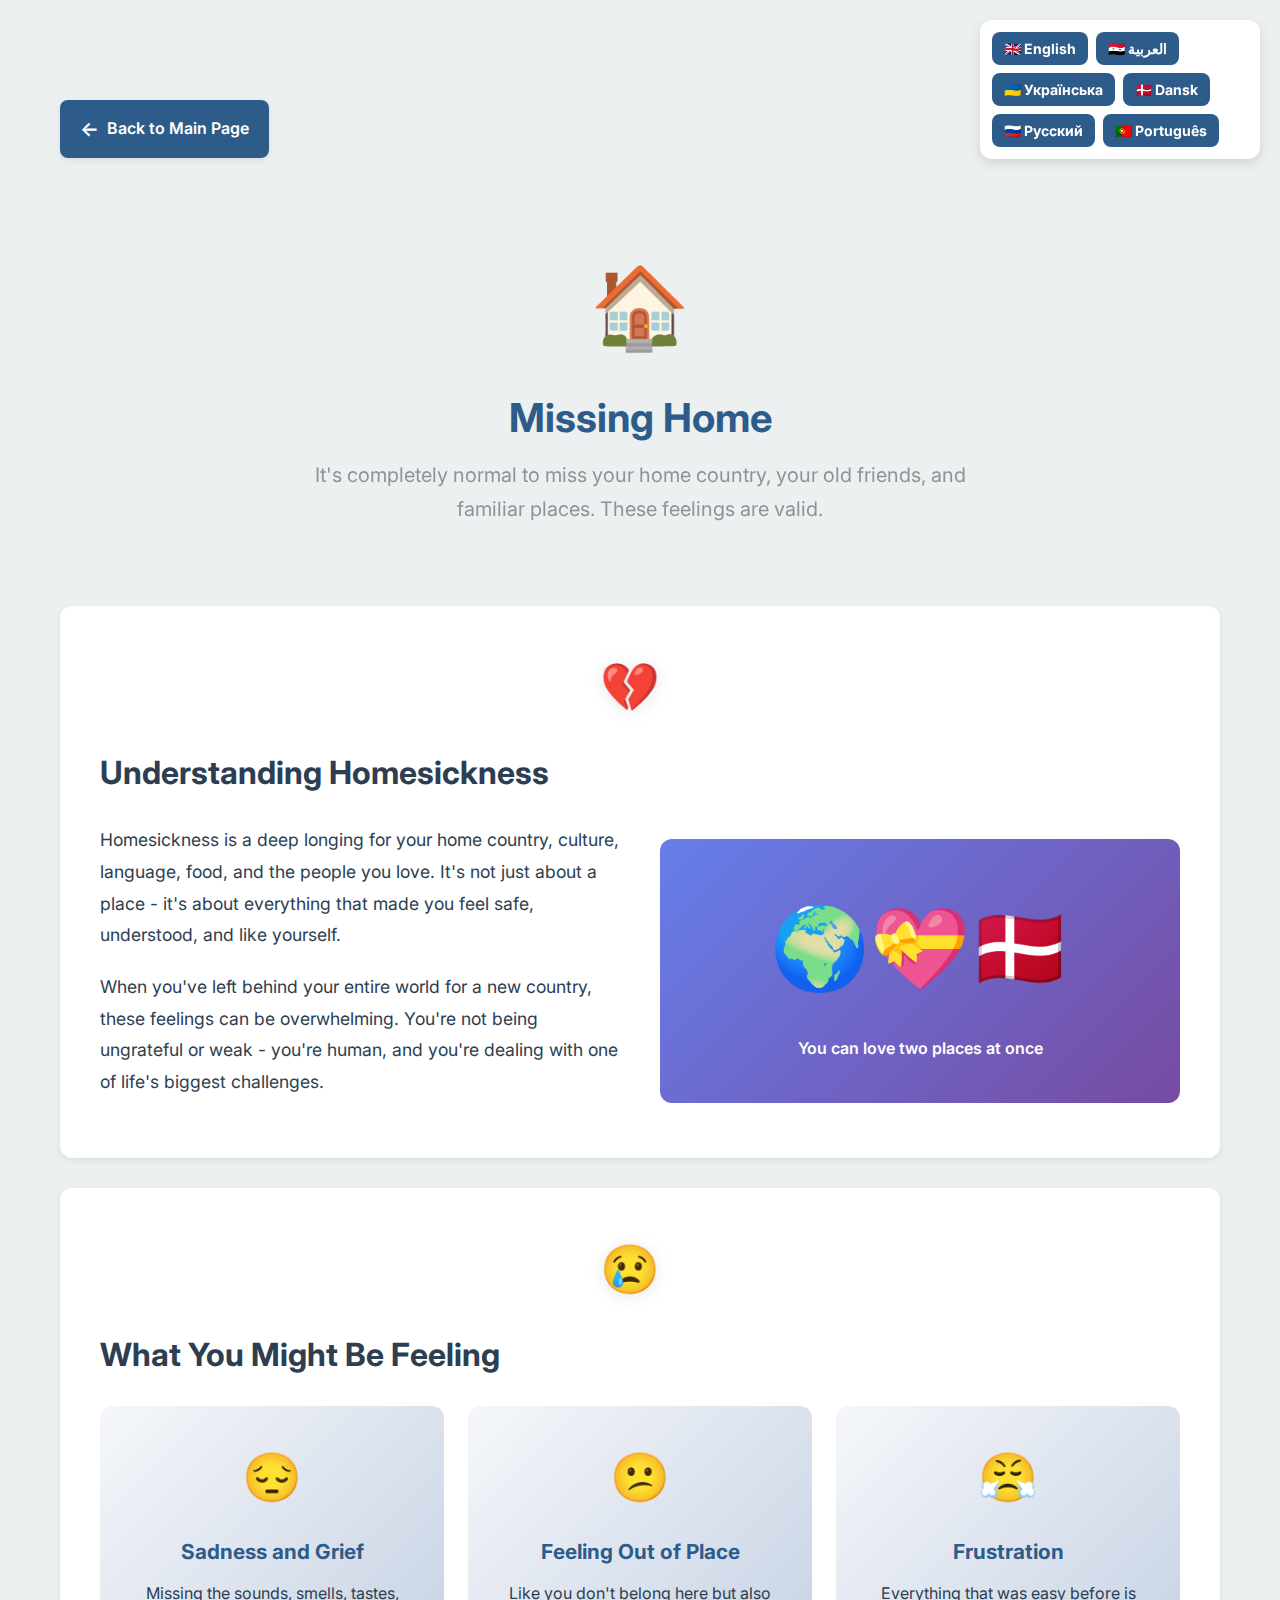
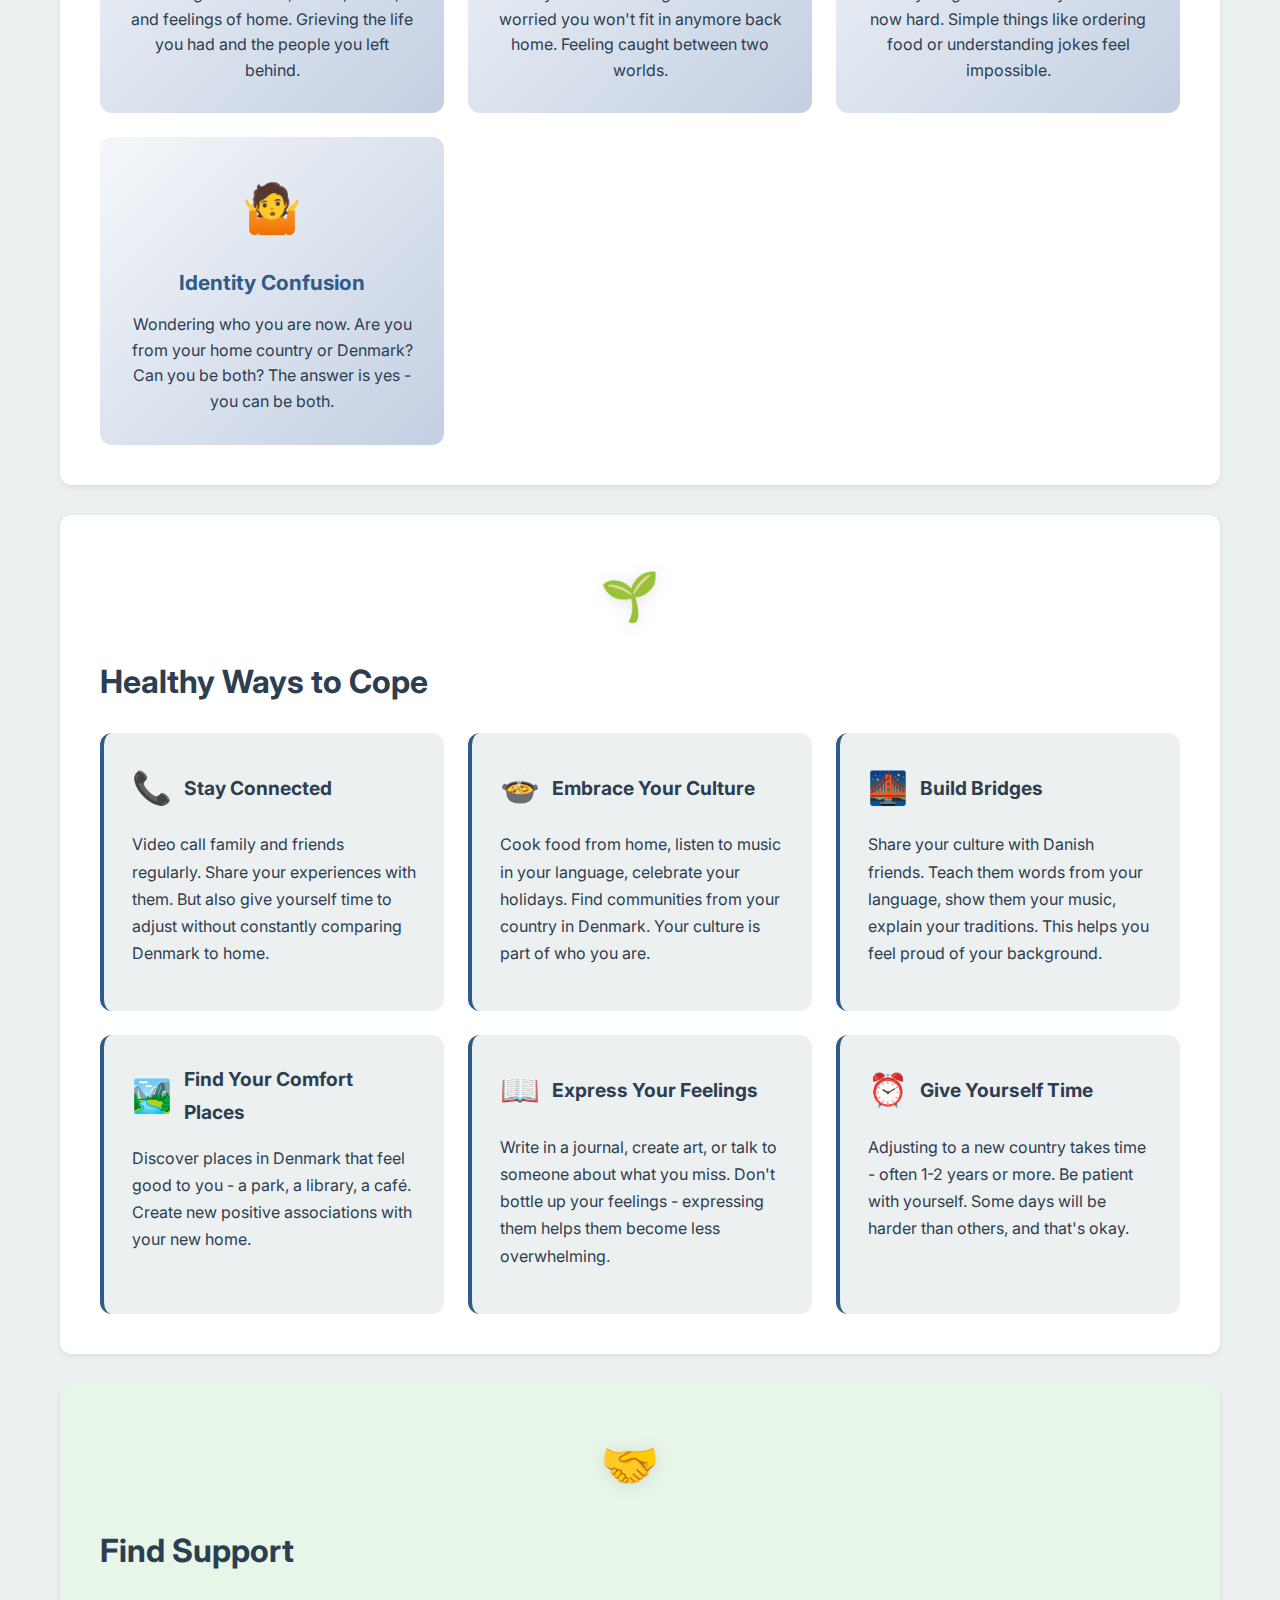
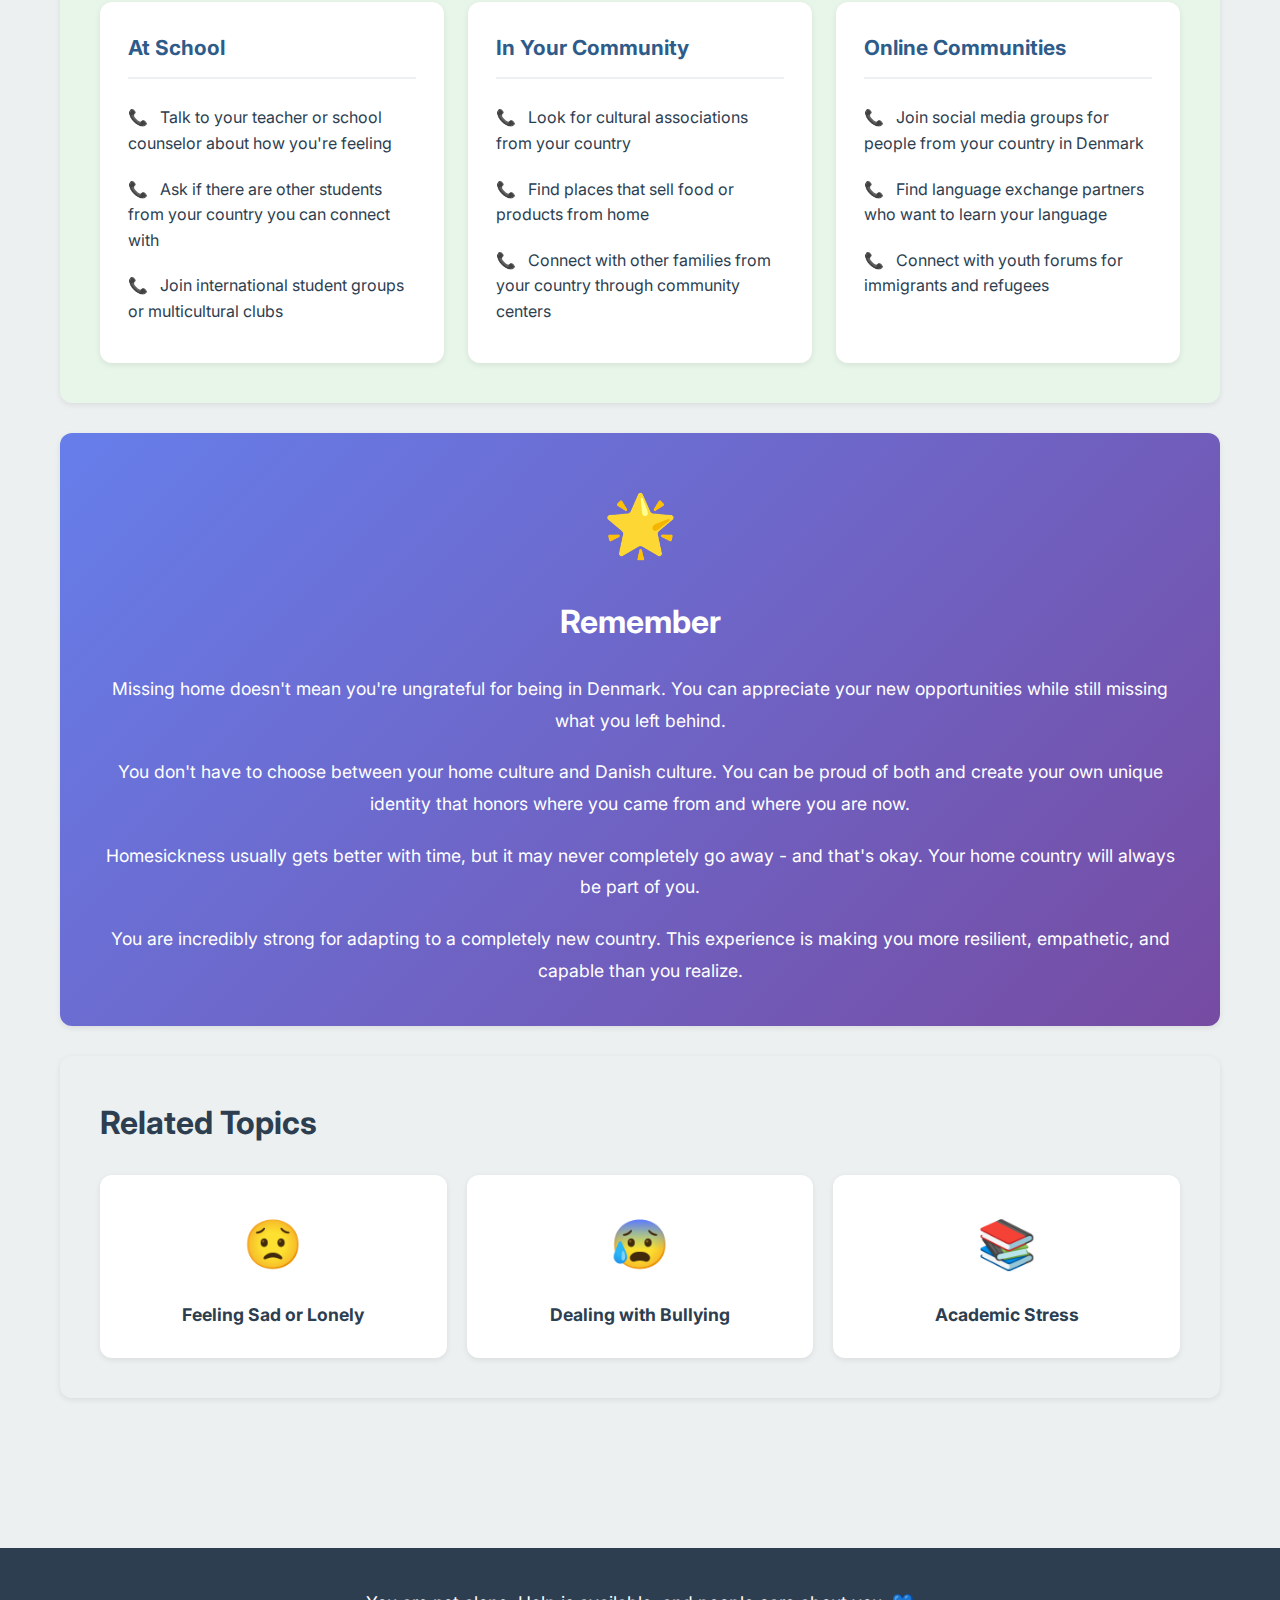
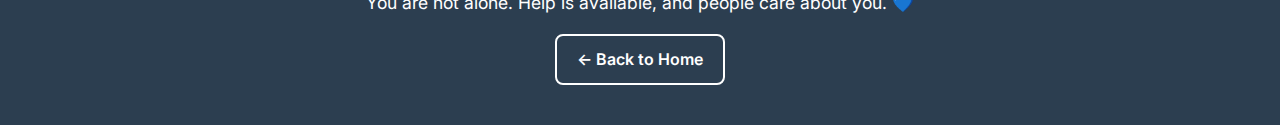
<file: support-homesickness.html>
<!DOCTYPE html>
<html lang="en">
<head>
    <meta charset="UTF-8">
    <meta name="viewport" content="width=device-width, initial-scale=1.0">
    <meta name="description" content="Support for missing home">
    <title data-i18n="support.homesick.title">Missing Home - Support</title>
    <link rel="stylesheet" href="css/styles.css">
    <link rel="stylesheet" href="css/support-pages.css">
    <link rel="preconnect" href="https://fonts.googleapis.com">
    <link rel="preconnect" href="https://fonts.gstatic.com" crossorigin>
    <link href="https://fonts.googleapis.com/css2?family=Inter:wght@400;600;700&family=Noto+Sans+Arabic:wght@400;600;700&display=swap" rel="stylesheet">
</head>
<body>
    <div class="language-selector">
        <button class="language-button" data-lang="en">🇬🇧 English</button>
        <button class="language-button" data-lang="ar">🇸🇾 العربية</button>
        <button class="language-button" data-lang="uk">🇺🇦 Українська</button>
        <button class="language-button" data-lang="da">🇩🇰 Dansk</button>
        <button class="language-button" data-lang="ru">🇷🇺 Русский</button>
        <button class="language-button" data-lang="pt">🇵🇹 Português</button>
    </div>

    <div class="back-button-container">
        <a href="index.html#help" class="back-button">
            <span class="back-arrow">←</span>
            <span data-i18n="support.backButton">Back to Main Page</span>
        </a>
    </div>

    <main class="support-page">
        <div class="container">
            <header class="support-hero">
                <div class="hero-icon">🏠</div>
                <h1 data-i18n="support.homesick.heading">Missing Home</h1>
                <p class="hero-subtitle" data-i18n="support.homesick.subtitle">It's completely normal to miss your home country, your old friends, and familiar places. These feelings are valid.</p>
            </header>

            <section class="support-section">
                <div class="section-icon">💔</div>
                <h2 data-i18n="support.homesick.understanding.title">Understanding Homesickness</h2>
                
                <div class="content-box">
                    <div class="text-content">
                        <p data-i18n="support.homesick.understanding.p1">Homesickness is a deep longing for your home country, culture, language, food, and the people you love. It's not just about a place - it's about everything that made you feel safe, understood, and like yourself.</p>
                        
                        <p data-i18n="support.homesick.understanding.p2">When you've left behind your entire world for a new country, these feelings can be overwhelming. You're not being ungrateful or weak - you're human, and you're dealing with one of life's biggest challenges.</p>
                    </div>
                    
                    <div class="illustration-box">
                        <span class="big-emoji">🌍💝🇩🇰</span>
                        <p class="image-caption" data-i18n="support.homesick.understanding.caption">You can love two places at once</p>
                    </div>
                </div>
            </section>

            <section class="support-section">
                <div class="section-icon">😢</div>
                <h2 data-i18n="support.homesick.feelings.title">What You Might Be Feeling</h2>
                
                <div class="reasons-grid">
                    <div class="reason-card">
                        <span class="reason-emoji">😔</span>
                        <h3 data-i18n="support.homesick.feelings.feeling1.title">Sadness and Grief</h3>
                        <p data-i18n="support.homesick.feelings.feeling1.text">Missing the sounds, smells, tastes, and feelings of home. Grieving the life you had and the people you left behind.</p>
                    </div>
                    
                    <div class="reason-card">
                        <span class="reason-emoji">😕</span>
                        <h3 data-i18n="support.homesick.feelings.feeling2.title">Feeling Out of Place</h3>
                        <p data-i18n="support.homesick.feelings.feeling2.text">Like you don't belong here but also worried you won't fit in anymore back home. Feeling caught between two worlds.</p>
                    </div>
                    
                    <div class="reason-card">
                        <span class="reason-emoji">😤</span>
                        <h3 data-i18n="support.homesick.feelings.feeling3.title">Frustration</h3>
                        <p data-i18n="support.homesick.feelings.feeling3.text">Everything that was easy before is now hard. Simple things like ordering food or understanding jokes feel impossible.</p>
                    </div>
                    
                    <div class="reason-card">
                        <span class="reason-emoji">🤷</span>
                        <h3 data-i18n="support.homesick.feelings.feeling4.title">Identity Confusion</h3>
                        <p data-i18n="support.homesick.feelings.feeling4.text">Wondering who you are now. Are you from your home country or Denmark? Can you be both? The answer is yes - you can be both.</p>
                    </div>
                </div>
            </section>

            <section class="support-section">
                <div class="section-icon">🌱</div>
                <h2 data-i18n="support.homesick.coping.title">Healthy Ways to Cope</h2>
                
                <div class="action-cards">
                    <div class="action-card">
                        <div class="card-header">
                            <span class="action-emoji">📞</span>
                            <h3 data-i18n="support.homesick.coping.action1.title">Stay Connected</h3>
                        </div>
                        <p data-i18n="support.homesick.coping.action1.text">Video call family and friends regularly. Share your experiences with them. But also give yourself time to adjust without constantly comparing Denmark to home.</p>
                    </div>
                    
                    <div class="action-card">
                        <div class="card-header">
                            <span class="action-emoji">🍲</span>
                            <h3 data-i18n="support.homesick.coping.action2.title">Embrace Your Culture</h3>
                        </div>
                        <p data-i18n="support.homesick.coping.action2.text">Cook food from home, listen to music in your language, celebrate your holidays. Find communities from your country in Denmark. Your culture is part of who you are.</p>
                    </div>
                    
                    <div class="action-card">
                        <div class="card-header">
                            <span class="action-emoji">🌉</span>
                            <h3 data-i18n="support.homesick.coping.action3.title">Build Bridges</h3>
                        </div>
                        <p data-i18n="support.homesick.coping.action3.text">Share your culture with Danish friends. Teach them words from your language, show them your music, explain your traditions. This helps you feel proud of your background.</p>
                    </div>
                    
                    <div class="action-card">
                        <div class="card-header">
                            <span class="action-emoji">🏞️</span>
                            <h3 data-i18n="support.homesick.coping.action4.title">Find Your Comfort Places</h3>
                        </div>
                        <p data-i18n="support.homesick.coping.action4.text">Discover places in Denmark that feel good to you - a park, a library, a café. Create new positive associations with your new home.</p>
                    </div>
                    
                    <div class="action-card">
                        <div class="card-header">
                            <span class="action-emoji">📖</span>
                            <h3 data-i18n="support.homesick.coping.action5.title">Express Your Feelings</h3>
                        </div>
                        <p data-i18n="support.homesick.coping.action5.text">Write in a journal, create art, or talk to someone about what you miss. Don't bottle up your feelings - expressing them helps them become less overwhelming.</p>
                    </div>
                    
                    <div class="action-card">
                        <div class="card-header">
                            <span class="action-emoji">⏰</span>
                            <h3 data-i18n="support.homesick.coping.action6.title">Give Yourself Time</h3>
                        </div>
                        <p data-i18n="support.homesick.coping.action6.text">Adjusting to a new country takes time - often 1-2 years or more. Be patient with yourself. Some days will be harder than others, and that's okay.</p>
                    </div>
                </div>
            </section>

            <section class="support-section resources-section">
                <div class="section-icon">🤝</div>
                <h2 data-i18n="support.homesick.support.title">Find Support</h2>
                
                <div class="resources-grid">
                    <div class="resource-card">
                        <h3 data-i18n="support.homesick.support.school.title">At School</h3>
                        <ul>
                            <li data-i18n="support.homesick.support.school.item1">Talk to your teacher or school counselor about how you're feeling</li>
                            <li data-i18n="support.homesick.support.school.item2">Ask if there are other students from your country you can connect with</li>
                            <li data-i18n="support.homesick.support.school.item3">Join international student groups or multicultural clubs</li>
                        </ul>
                    </div>
                    
                    <div class="resource-card">
                        <h3 data-i18n="support.homesick.support.community.title">In Your Community</h3>
                        <ul>
                            <li data-i18n="support.homesick.support.community.item1">Look for cultural associations from your country</li>
                            <li data-i18n="support.homesick.support.community.item2">Find places that sell food or products from home</li>
                            <li data-i18n="support.homesick.support.community.item3">Connect with other families from your country through community centers</li>
                        </ul>
                    </div>
                    
                    <div class="resource-card">
                        <h3 data-i18n="support.homesick.support.online.title">Online Communities</h3>
                        <ul>
                            <li data-i18n="support.homesick.support.online.item1">Join social media groups for people from your country in Denmark</li>
                            <li data-i18n="support.homesick.support.online.item2">Find language exchange partners who want to learn your language</li>
                            <li data-i18n="support.homesick.support.online.item3">Connect with youth forums for immigrants and refugees</li>
                        </ul>
                    </div>
                </div>
            </section>

            <section class="support-section remember-section">
                <div class="remember-box">
                    <span class="remember-emoji">🌟</span>
                    <h2 data-i18n="support.homesick.remember.title">Remember</h2>
                    <div class="remember-content">
                        <p data-i18n="support.homesick.remember.text1">Missing home doesn't mean you're ungrateful for being in Denmark. You can appreciate your new opportunities while still missing what you left behind.</p>
                        <p data-i18n="support.homesick.remember.text2">You don't have to choose between your home culture and Danish culture. You can be proud of both and create your own unique identity that honors where you came from and where you are now.</p>
                        <p data-i18n="support.homesick.remember.text3">Homesickness usually gets better with time, but it may never completely go away - and that's okay. Your home country will always be part of you.</p>
                        <p data-i18n="support.homesick.remember.text4">You are incredibly strong for adapting to a completely new country. This experience is making you more resilient, empathetic, and capable than you realize.</p>
                    </div>
                </div>
            </section>

            <section class="support-section related-section">
                <h2 data-i18n="support.related.title">Related Topics</h2>
                <div class="related-links">
                    <a href="support-sad-lonely.html" class="related-card">
                        <span class="related-emoji">😟</span>
                        <h3 data-i18n="support.related.sadLonely">Feeling Sad or Lonely</h3>
                    </a>
                    <a href="support-bullying.html" class="related-card">
                        <span class="related-emoji">😰</span>
                        <h3 data-i18n="support.related.bullying">Dealing with Bullying</h3>
                    </a>
                    <a href="support-stress.html" class="related-card">
                        <span class="related-emoji">📚</span>
                        <h3 data-i18n="support.related.stress">Academic Stress</h3>
                    </a>
                </div>
            </section>
        </div>
    </main>

    <footer class="site-footer">
        <div class="container">
            <p data-i18n="footer.support.message">You are not alone. Help is available, and people care about you. 💙</p>
            <a href="index.html" class="footer-link" data-i18n="footer.backHome">← Back to Home</a>
        </div>
    </footer>

    <script src="js/translations.js"></script>
    <script src="js/main.js"></script>
</body>
</html>
</file>
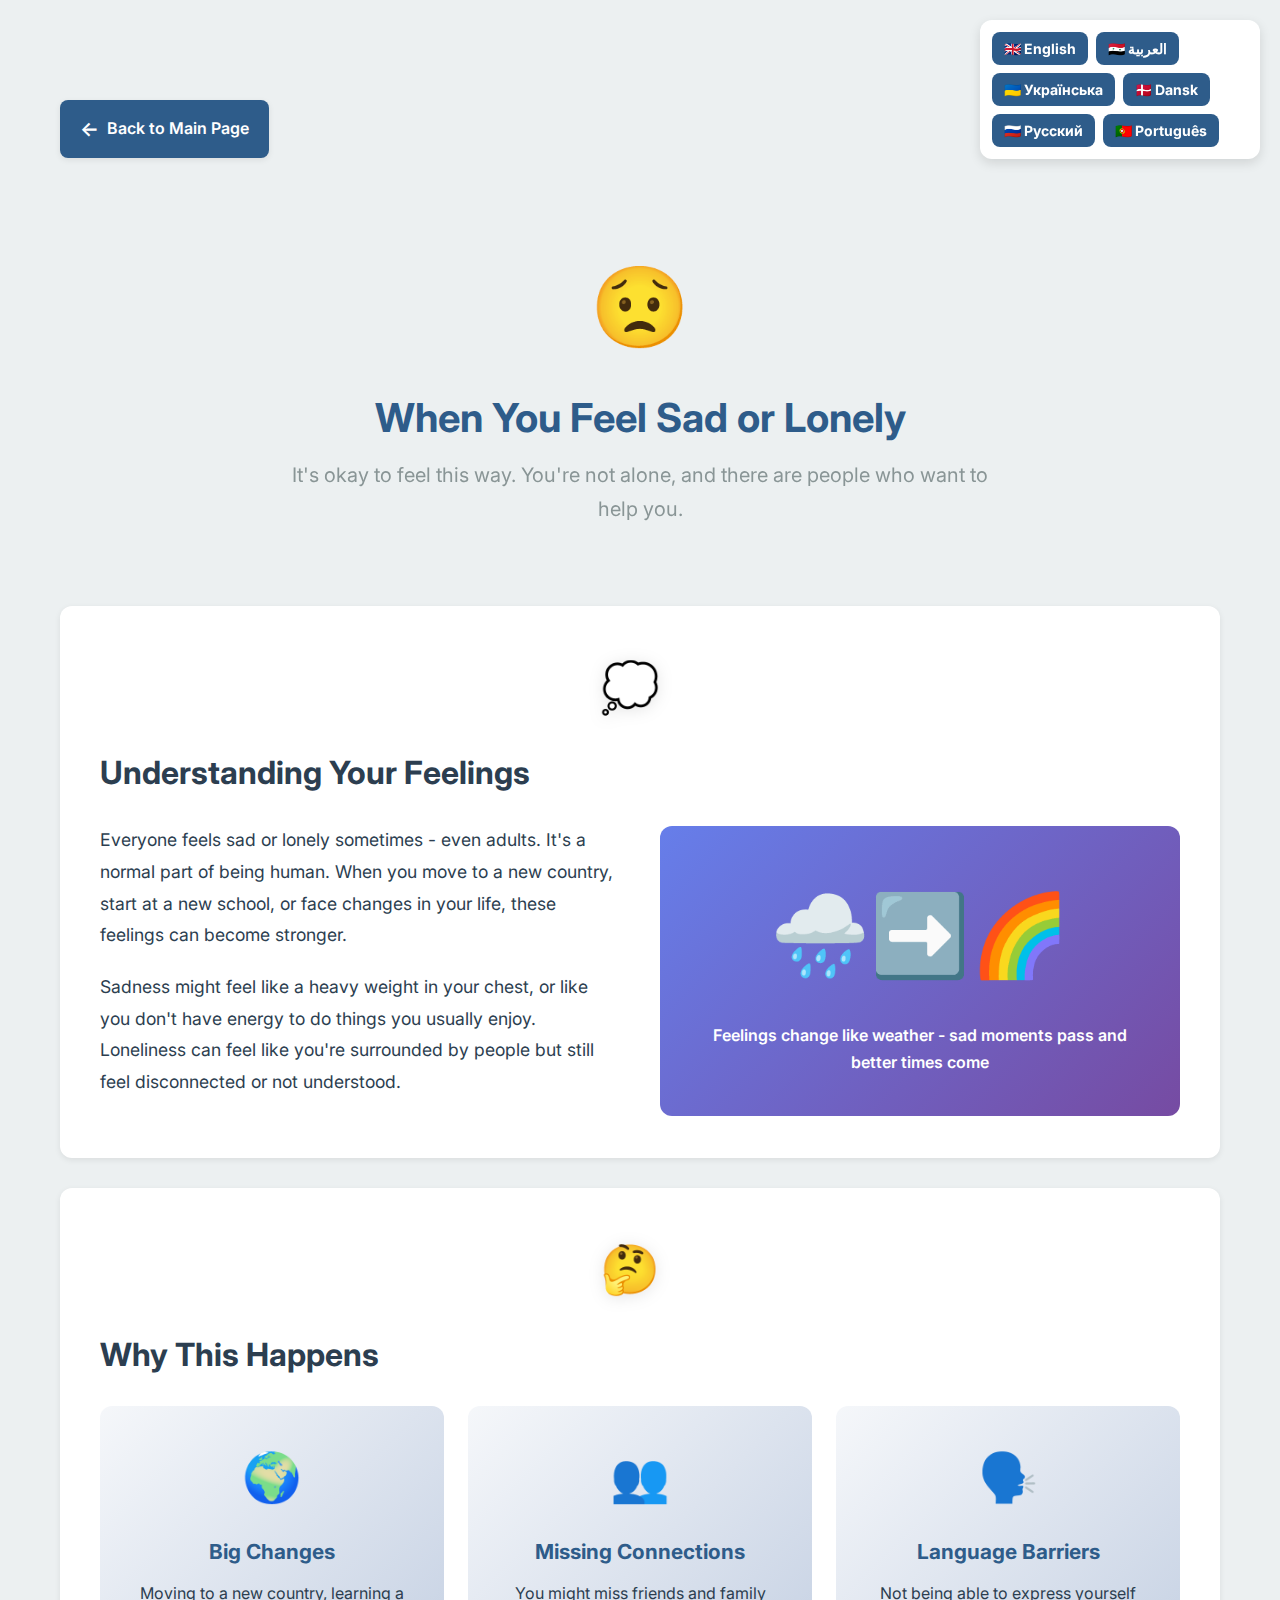
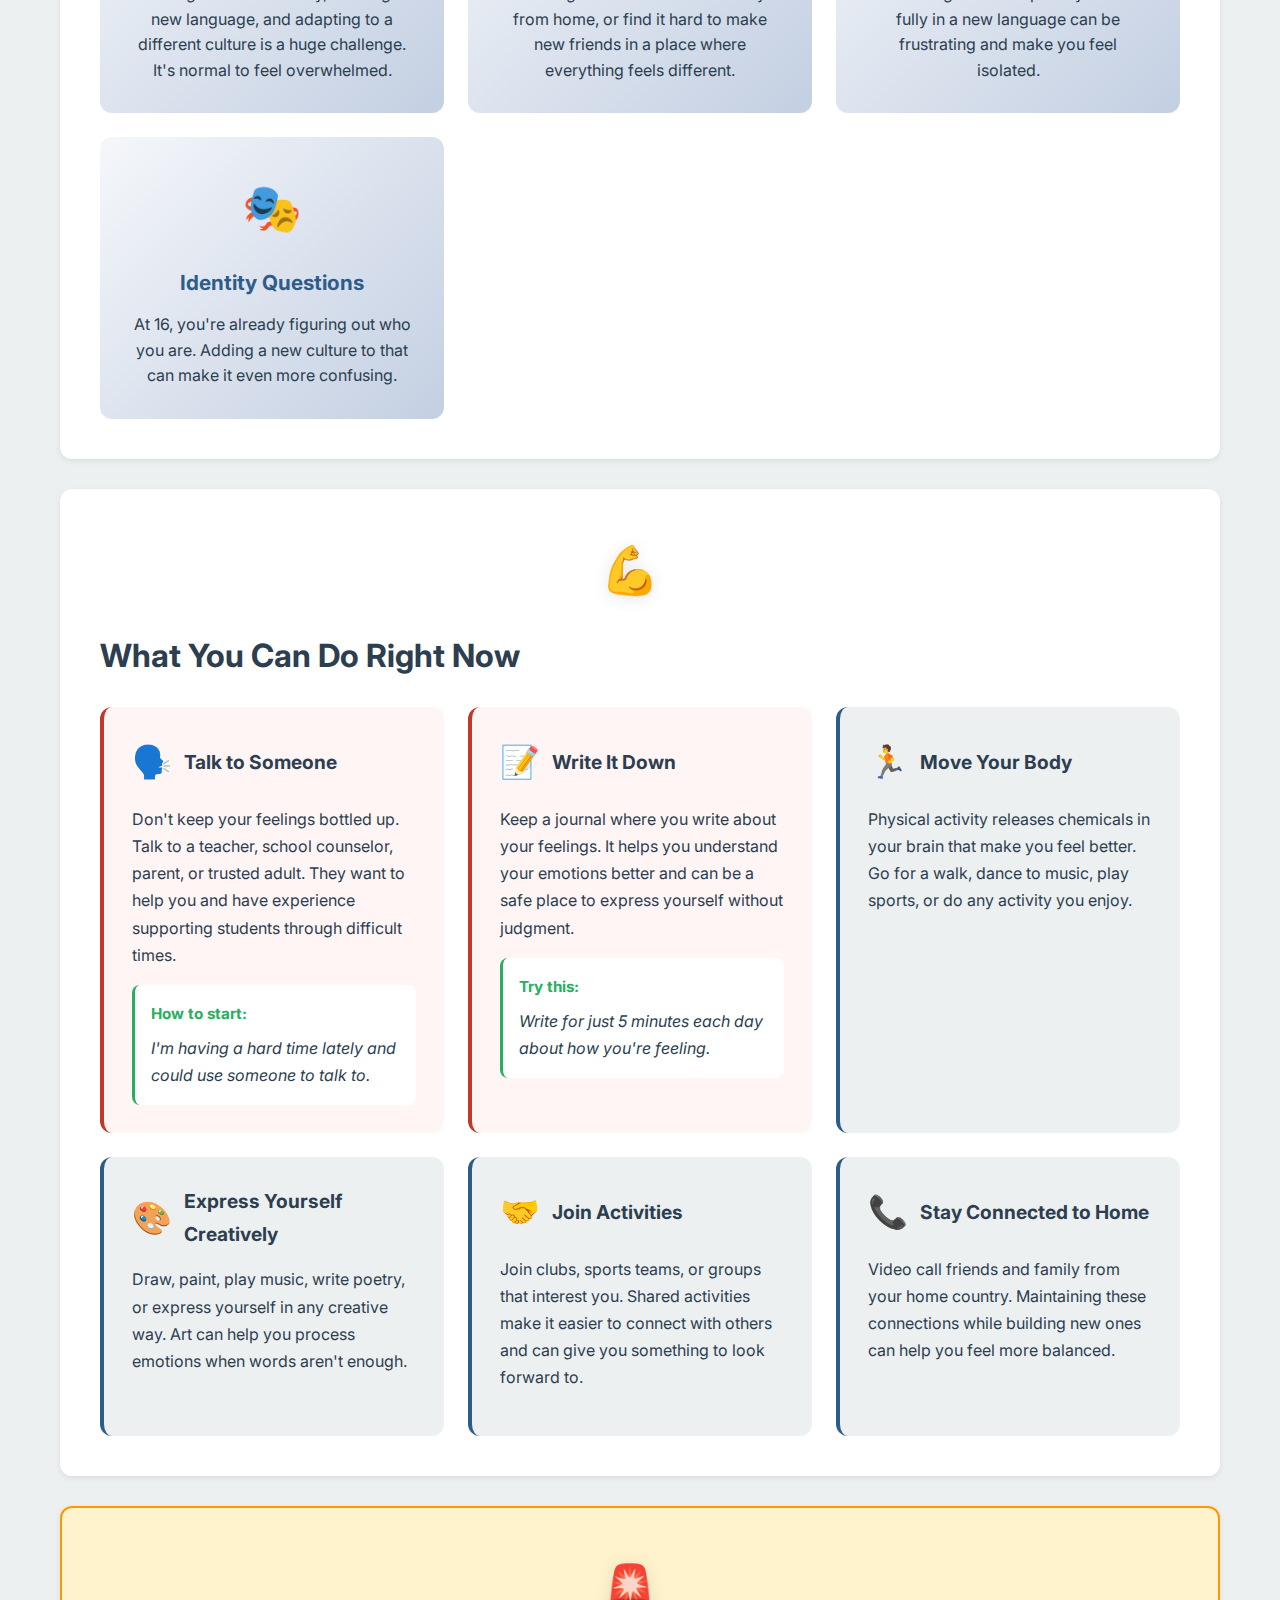
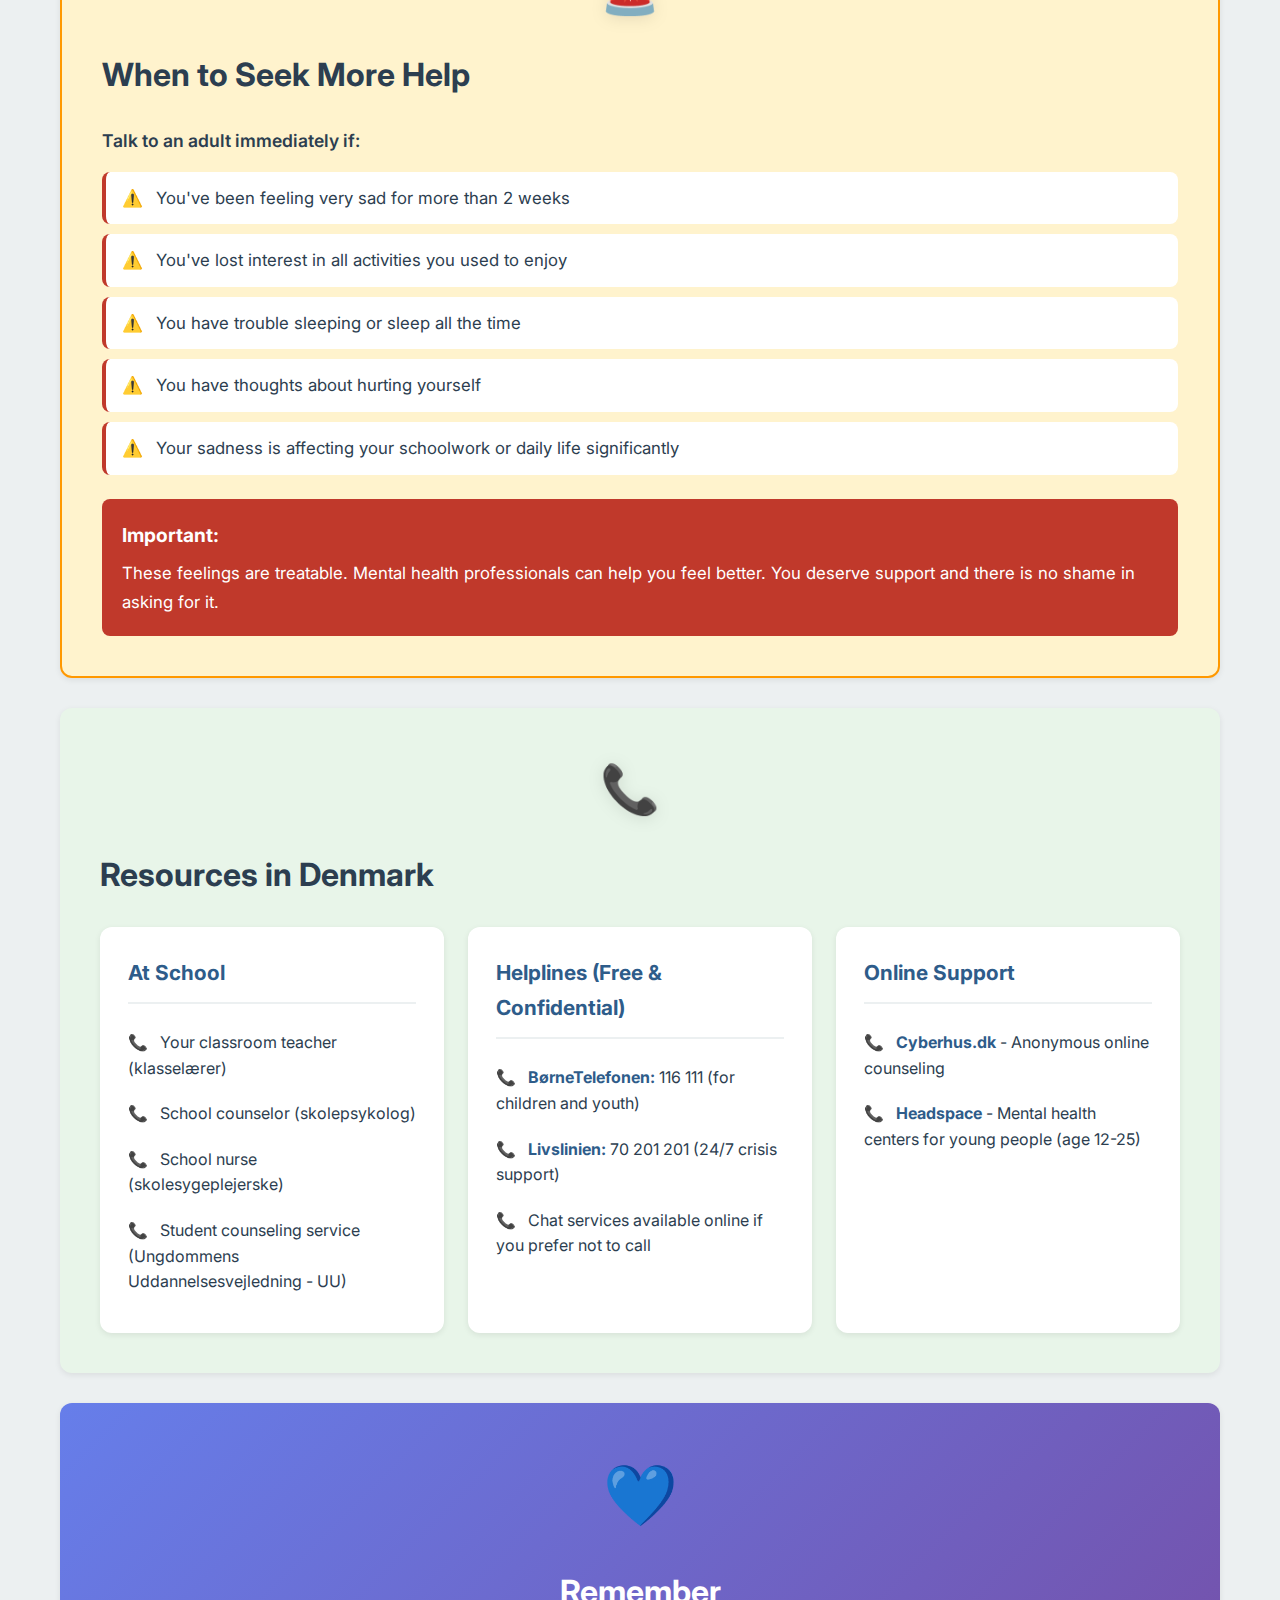
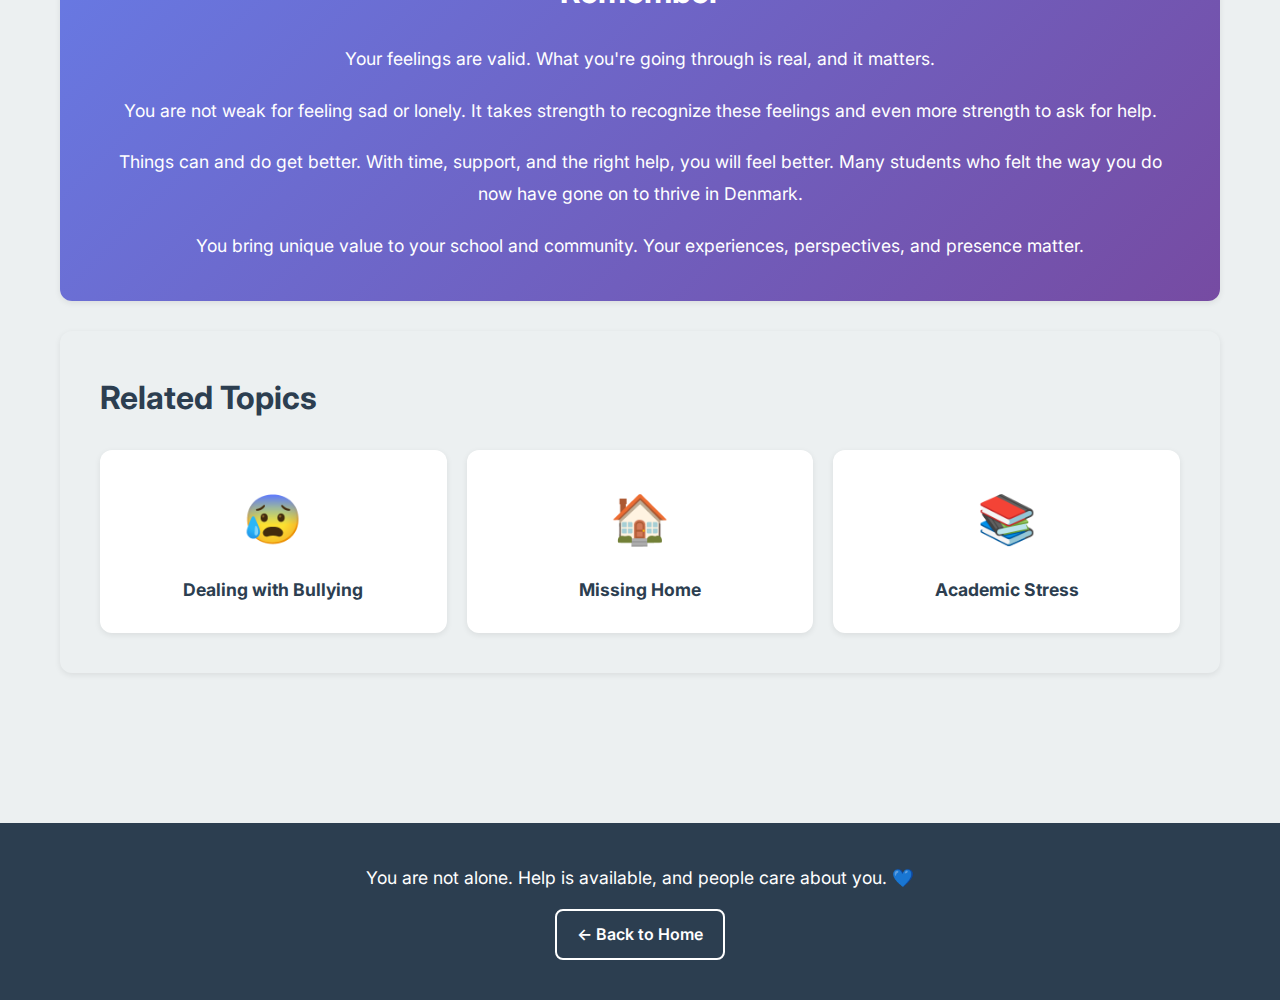
<file: support-sad-lonely.html>
<!DOCTYPE html>
<html lang="en">
<head>
    <meta charset="UTF-8">
    <meta name="viewport" content="width=device-width, initial-scale=1.0">
    <meta name="description" content="Support for when you feel sad or lonely">
    <title data-i18n="support.sad.title">Feeling Sad or Lonely - Support</title>
    <link rel="stylesheet" href="css/styles.css">
    <link rel="stylesheet" href="css/support-pages.css">
    <link rel="preconnect" href="https://fonts.googleapis.com">
    <link rel="preconnect" href="https://fonts.gstatic.com" crossorigin>
    <link href="https://fonts.googleapis.com/css2?family=Inter:wght@400;600;700&family=Noto+Sans+Arabic:wght@400;600;700&display=swap" rel="stylesheet">
</head>
<body>
    <!-- Language Selector -->
    <div class="language-selector">
        <button class="language-button" data-lang="en">🇬🇧 English</button>
        <button class="language-button" data-lang="ar">🇸🇾 العربية</button>
        <button class="language-button" data-lang="uk">🇺🇦 Українська</button>
        <button class="language-button" data-lang="da">🇩🇰 Dansk</button>
        <button class="language-button" data-lang="ru">🇷🇺 Русский</button>
        <button class="language-button" data-lang="pt">🇵🇹 Português</button>
    </div>

    <!-- Back Button -->
    <div class="back-button-container">
        <a href="index.html#help" class="back-button">
            <span class="back-arrow">←</span>
            <span data-i18n="support.backButton">Back to Main Page</span>
        </a>
    </div>

    <!-- Main Content -->
    <main class="support-page">
        <div class="container">
            <!-- Hero Section -->
            <header class="support-hero">
                <div class="hero-icon">😟</div>
                <h1 data-i18n="support.sad.heading">When You Feel Sad or Lonely</h1>
                <p class="hero-subtitle" data-i18n="support.sad.subtitle">It's okay to feel this way. You're not alone, and there are people who want to help you.</p>
            </header>

            <!-- Understanding Your Feelings -->
            <section class="support-section">
                <div class="section-icon">💭</div>
                <h2 data-i18n="support.sad.understanding.title">Understanding Your Feelings</h2>
                
                <div class="content-box">
                    <div class="text-content">
                        <p data-i18n="support.sad.understanding.p1">Everyone feels sad or lonely sometimes - even adults. It's a normal part of being human. When you move to a new country, start at a new school, or face changes in your life, these feelings can become stronger.</p>
                        
                        <p data-i18n="support.sad.understanding.p2">Sadness might feel like a heavy weight in your chest, or like you don't have energy to do things you usually enjoy. Loneliness can feel like you're surrounded by people but still feel disconnected or not understood.</p>
                    </div>
                    
                    <div class="image-placeholder">
                        <div class="illustration-box">
                            <span class="big-emoji">🌧️➡️🌈</span>
                            <p class="image-caption" data-i18n="support.sad.understanding.caption">Feelings change like weather - sad moments pass and better times come</p>
                        </div>
                    </div>
                </div>
            </section>

            <!-- Why This Happens -->
            <section class="support-section">
                <div class="section-icon">🤔</div>
                <h2 data-i18n="support.sad.why.title">Why This Happens</h2>
                
                <div class="reasons-grid">
                    <div class="reason-card">
                        <span class="reason-emoji">🌍</span>
                        <h3 data-i18n="support.sad.why.reason1.title">Big Changes</h3>
                        <p data-i18n="support.sad.why.reason1.text">Moving to a new country, learning a new language, and adapting to a different culture is a huge challenge. It's normal to feel overwhelmed.</p>
                    </div>
                    
                    <div class="reason-card">
                        <span class="reason-emoji">👥</span>
                        <h3 data-i18n="support.sad.why.reason2.title">Missing Connections</h3>
                        <p data-i18n="support.sad.why.reason2.text">You might miss friends and family from home, or find it hard to make new friends in a place where everything feels different.</p>
                    </div>
                    
                    <div class="reason-card">
                        <span class="reason-emoji">🗣️</span>
                        <h3 data-i18n="support.sad.why.reason3.title">Language Barriers</h3>
                        <p data-i18n="support.sad.why.reason3.text">Not being able to express yourself fully in a new language can be frustrating and make you feel isolated.</p>
                    </div>
                    
                    <div class="reason-card">
                        <span class="reason-emoji">🎭</span>
                        <h3 data-i18n="support.sad.why.reason4.title">Identity Questions</h3>
                        <p data-i18n="support.sad.why.reason4.text">At 16, you're already figuring out who you are. Adding a new culture to that can make it even more confusing.</p>
                    </div>
                </div>
            </section>

            <!-- What You Can Do -->
            <section class="support-section">
                <div class="section-icon">💪</div>
                <h2 data-i18n="support.sad.whatToDo.title">What You Can Do Right Now</h2>
                
                <div class="action-cards">
                    <div class="action-card immediate">
                        <div class="card-header">
                            <span class="action-emoji">🗣️</span>
                            <h3 data-i18n="support.sad.whatToDo.action1.title">Talk to Someone</h3>
                        </div>
                        <p data-i18n="support.sad.whatToDo.action1.text">Don't keep your feelings bottled up. Talk to a teacher, school counselor, parent, or trusted adult. They want to help you and have experience supporting students through difficult times.</p>
                        <div class="action-tip">
                            <strong data-i18n="support.sad.whatToDo.action1.tip">How to start:</strong>
                            <span data-i18n="support.sad.whatToDo.action1.tipText">"I'm having a hard time lately and could use someone to talk to."</span>
                        </div>
                    </div>
                    
                    <div class="action-card immediate">
                        <div class="card-header">
                            <span class="action-emoji">📝</span>
                            <h3 data-i18n="support.sad.whatToDo.action2.title">Write It Down</h3>
                        </div>
                        <p data-i18n="support.sad.whatToDo.action2.text">Keep a journal where you write about your feelings. It helps you understand your emotions better and can be a safe place to express yourself without judgment.</p>
                        <div class="action-tip">
                            <strong data-i18n="support.sad.whatToDo.action2.tip">Try this:</strong>
                            <span data-i18n="support.sad.whatToDo.action2.tipText">Write for just 5 minutes each day about how you're feeling.</span>
                        </div>
                    </div>
                    
                    <div class="action-card">
                        <div class="card-header">
                            <span class="action-emoji">🏃</span>
                            <h3 data-i18n="support.sad.whatToDo.action3.title">Move Your Body</h3>
                        </div>
                        <p data-i18n="support.sad.whatToDo.action3.text">Physical activity releases chemicals in your brain that make you feel better. Go for a walk, dance to music, play sports, or do any activity you enjoy.</p>
                    </div>
                    
                    <div class="action-card">
                        <div class="card-header">
                            <span class="action-emoji">🎨</span>
                            <h3 data-i18n="support.sad.whatToDo.action4.title">Express Yourself Creatively</h3>
                        </div>
                        <p data-i18n="support.sad.whatToDo.action4.text">Draw, paint, play music, write poetry, or express yourself in any creative way. Art can help you process emotions when words aren't enough.</p>
                    </div>
                    
                    <div class="action-card">
                        <div class="card-header">
                            <span class="action-emoji">🤝</span>
                            <h3 data-i18n="support.sad.whatToDo.action5.title">Join Activities</h3>
                        </div>
                        <p data-i18n="support.sad.whatToDo.action5.text">Join clubs, sports teams, or groups that interest you. Shared activities make it easier to connect with others and can give you something to look forward to.</p>
                    </div>
                    
                    <div class="action-card">
                        <div class="card-header">
                            <span class="action-emoji">📞</span>
                            <h3 data-i18n="support.sad.whatToDo.action6.title">Stay Connected to Home</h3>
                        </div>
                        <p data-i18n="support.sad.whatToDo.action6.text">Video call friends and family from your home country. Maintaining these connections while building new ones can help you feel more balanced.</p>
                    </div>
                </div>
            </section>

            <!-- When to Seek More Help -->
            <section class="support-section warning-section">
                <div class="section-icon">🚨</div>
                <h2 data-i18n="support.sad.moreHelp.title">When to Seek More Help</h2>
                
                <div class="warning-box">
                    <p data-i18n="support.sad.moreHelp.intro">Talk to an adult immediately if:</p>
                    <ul class="warning-list">
                        <li data-i18n="support.sad.moreHelp.sign1">You've been feeling very sad for more than 2 weeks</li>
                        <li data-i18n="support.sad.moreHelp.sign2">You've lost interest in all activities you used to enjoy</li>
                        <li data-i18n="support.sad.moreHelp.sign3">You have trouble sleeping or sleep all the time</li>
                        <li data-i18n="support.sad.moreHelp.sign4">You have thoughts about hurting yourself</li>
                        <li data-i18n="support.sad.moreHelp.sign5">Your sadness is affecting your schoolwork or daily life significantly</li>
                    </ul>
                    <div class="help-callout">
                        <strong data-i18n="support.sad.moreHelp.important">Important:</strong>
                        <span data-i18n="support.sad.moreHelp.importantText">These feelings are treatable. Mental health professionals can help you feel better. You deserve support and there is no shame in asking for it.</span>
                    </div>
                </div>
            </section>

            <!-- Resources in Denmark -->
            <section class="support-section resources-section">
                <div class="section-icon">📞</div>
                <h2 data-i18n="support.sad.resources.title">Resources in Denmark</h2>
                
                <div class="resources-grid">
                    <div class="resource-card">
                        <h3 data-i18n="support.sad.resources.school.title">At School</h3>
                        <ul>
                            <li data-i18n="support.sad.resources.school.item1">Your classroom teacher (klasselærer)</li>
                            <li data-i18n="support.sad.resources.school.item2">School counselor (skolepsykolog)</li>
                            <li data-i18n="support.sad.resources.school.item3">School nurse (skolesygeplejerske)</li>
                            <li data-i18n="support.sad.resources.school.item4">Student counseling service (Ungdommens Uddannelsesvejledning - UU)</li>
                        </ul>
                    </div>
                    
                    <div class="resource-card">
                        <h3 data-i18n="support.sad.resources.helplines.title">Helplines (Free & Confidential)</h3>
                        <ul>
                            <li><strong>BørneTelefonen:</strong> 116 111 <span data-i18n="support.sad.resources.helplines.item1">(for children and youth)</span></li>
                            <li><strong>Livslinien:</strong> 70 201 201 <span data-i18n="support.sad.resources.helplines.item2">(24/7 crisis support)</span></li>
                            <li data-i18n="support.sad.resources.helplines.item3">Chat services available online if you prefer not to call</li>
                        </ul>
                    </div>
                    
                    <div class="resource-card">
                        <h3 data-i18n="support.sad.resources.online.title">Online Support</h3>
                        <ul>
                            <li><strong>Cyberhus.dk</strong> <span data-i18n="support.sad.resources.online.item1">- Anonymous online counseling</span></li>
                            <li><strong>Headspace</strong> <span data-i18n="support.sad.resources.online.item2">- Mental health centers for young people (age 12-25)</span></li>
                        </ul>
                    </div>
                </div>
            </section>

            <!-- Remember -->
            <section class="support-section remember-section">
                <div class="remember-box">
                    <span class="remember-emoji">💙</span>
                    <h2 data-i18n="support.sad.remember.title">Remember</h2>
                    <div class="remember-content">
                        <p data-i18n="support.sad.remember.text1">Your feelings are valid. What you're going through is real, and it matters.</p>
                        <p data-i18n="support.sad.remember.text2">You are not weak for feeling sad or lonely. It takes strength to recognize these feelings and even more strength to ask for help.</p>
                        <p data-i18n="support.sad.remember.text3">Things can and do get better. With time, support, and the right help, you will feel better. Many students who felt the way you do now have gone on to thrive in Denmark.</p>
                        <p data-i18n="support.sad.remember.text4">You bring unique value to your school and community. Your experiences, perspectives, and presence matter.</p>
                    </div>
                </div>
            </section>

            <!-- Related Topics -->
            <section class="support-section related-section">
                <h2 data-i18n="support.related.title">Related Topics</h2>
                <div class="related-links">
                    <a href="support-bullying.html" class="related-card">
                        <span class="related-emoji">😰</span>
                        <h3 data-i18n="support.related.bullying">Dealing with Bullying</h3>
                    </a>
                    <a href="support-homesickness.html" class="related-card">
                        <span class="related-emoji">🏠</span>
                        <h3 data-i18n="support.related.homesick">Missing Home</h3>
                    </a>
                    <a href="support-stress.html" class="related-card">
                        <span class="related-emoji">📚</span>
                        <h3 data-i18n="support.related.stress">Academic Stress</h3>
                    </a>
                </div>
            </section>
        </div>
    </main>

    <!-- Footer -->
    <footer class="site-footer">
        <div class="container">
            <p data-i18n="footer.support.message">You are not alone. Help is available, and people care about you. 💙</p>
            <a href="index.html" class="footer-link" data-i18n="footer.backHome">← Back to Home</a>
        </div>
    </footer>

    <script src="js/translations.js"></script>
    <script src="js/main.js"></script>
</body>
</html>
</file>
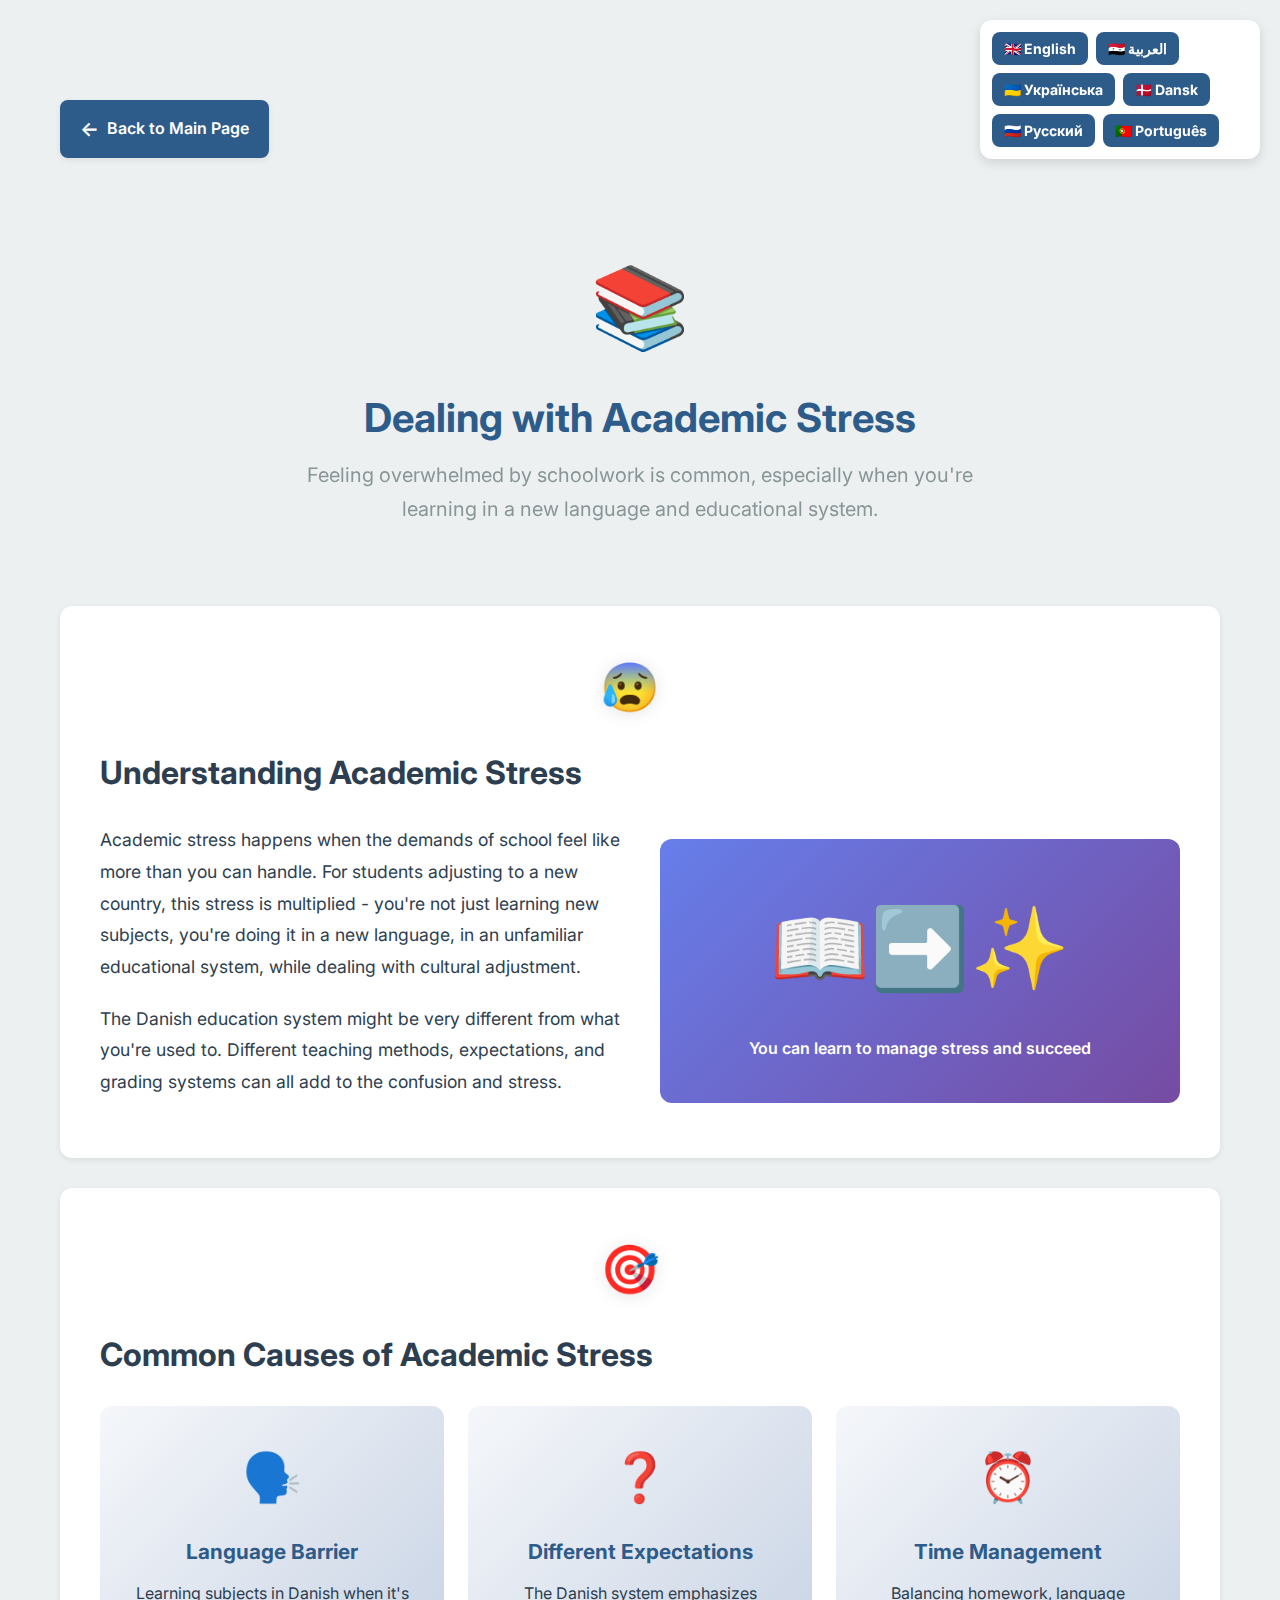
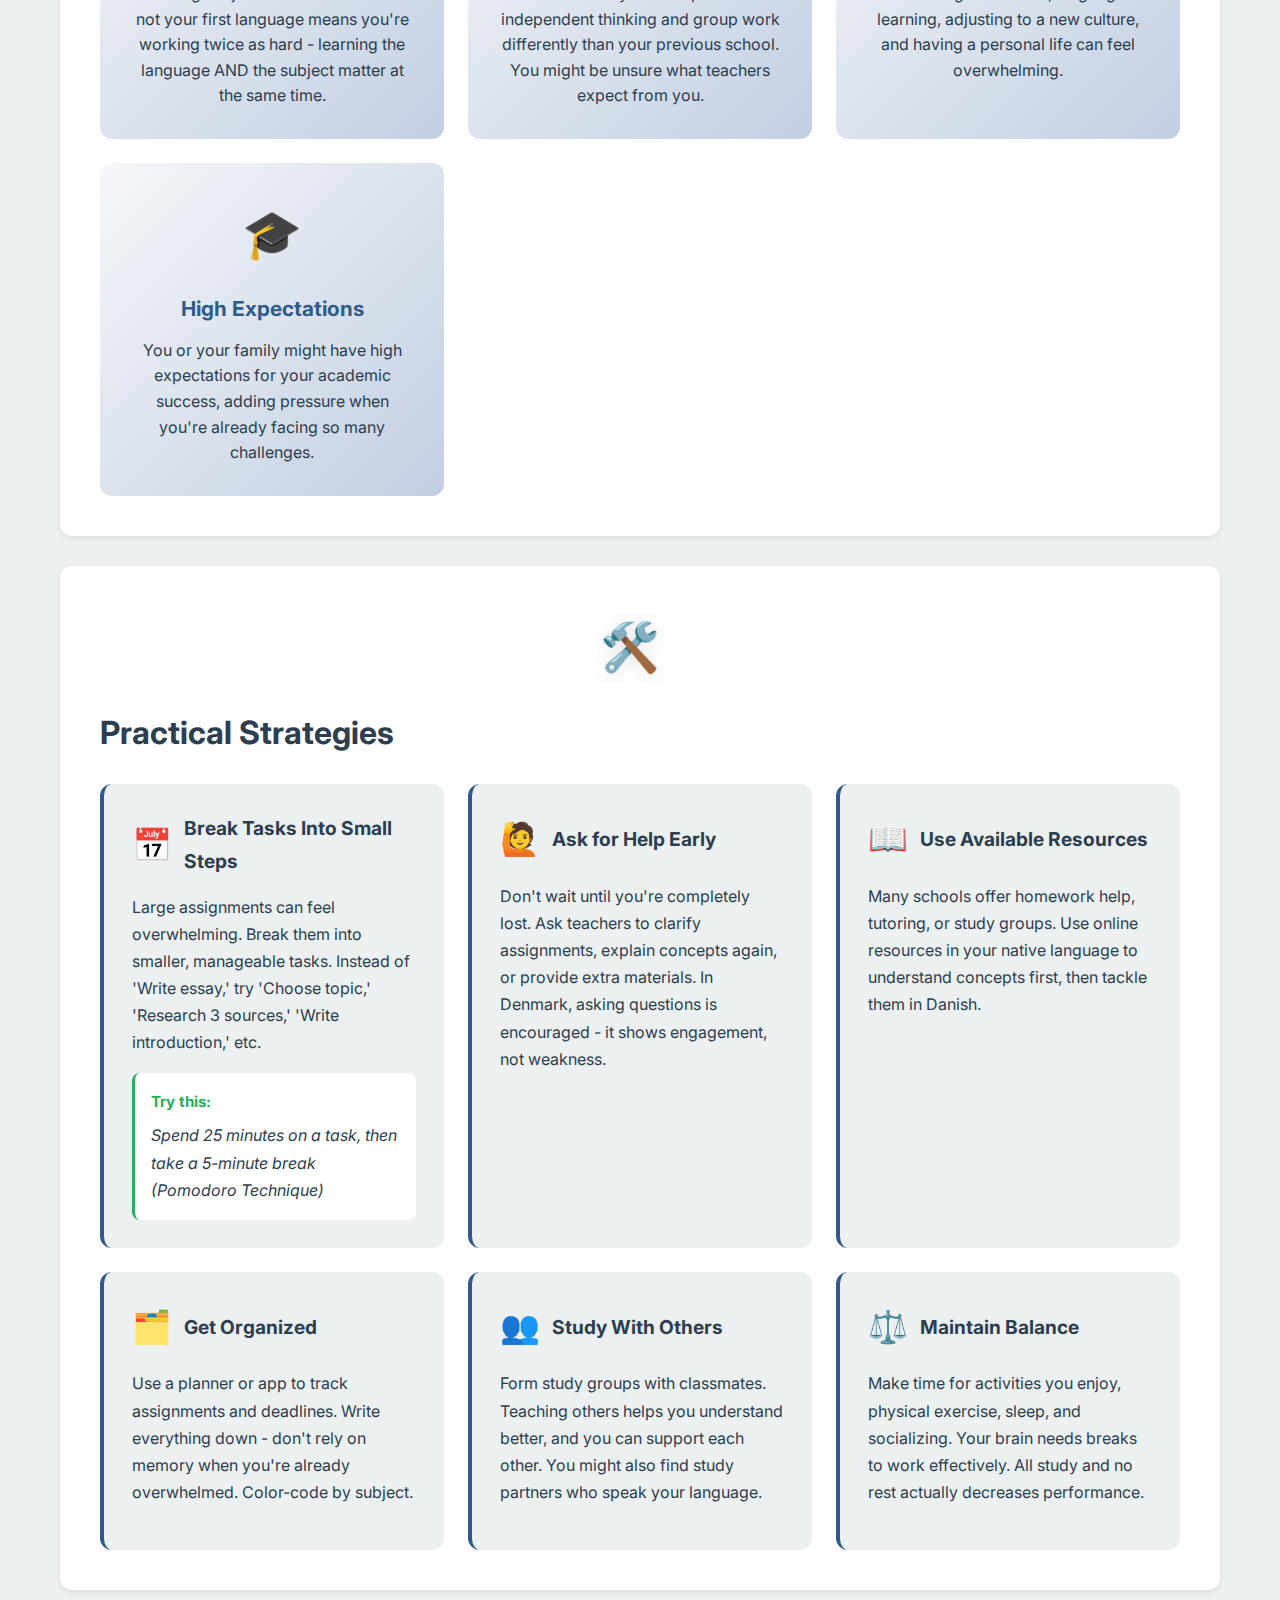
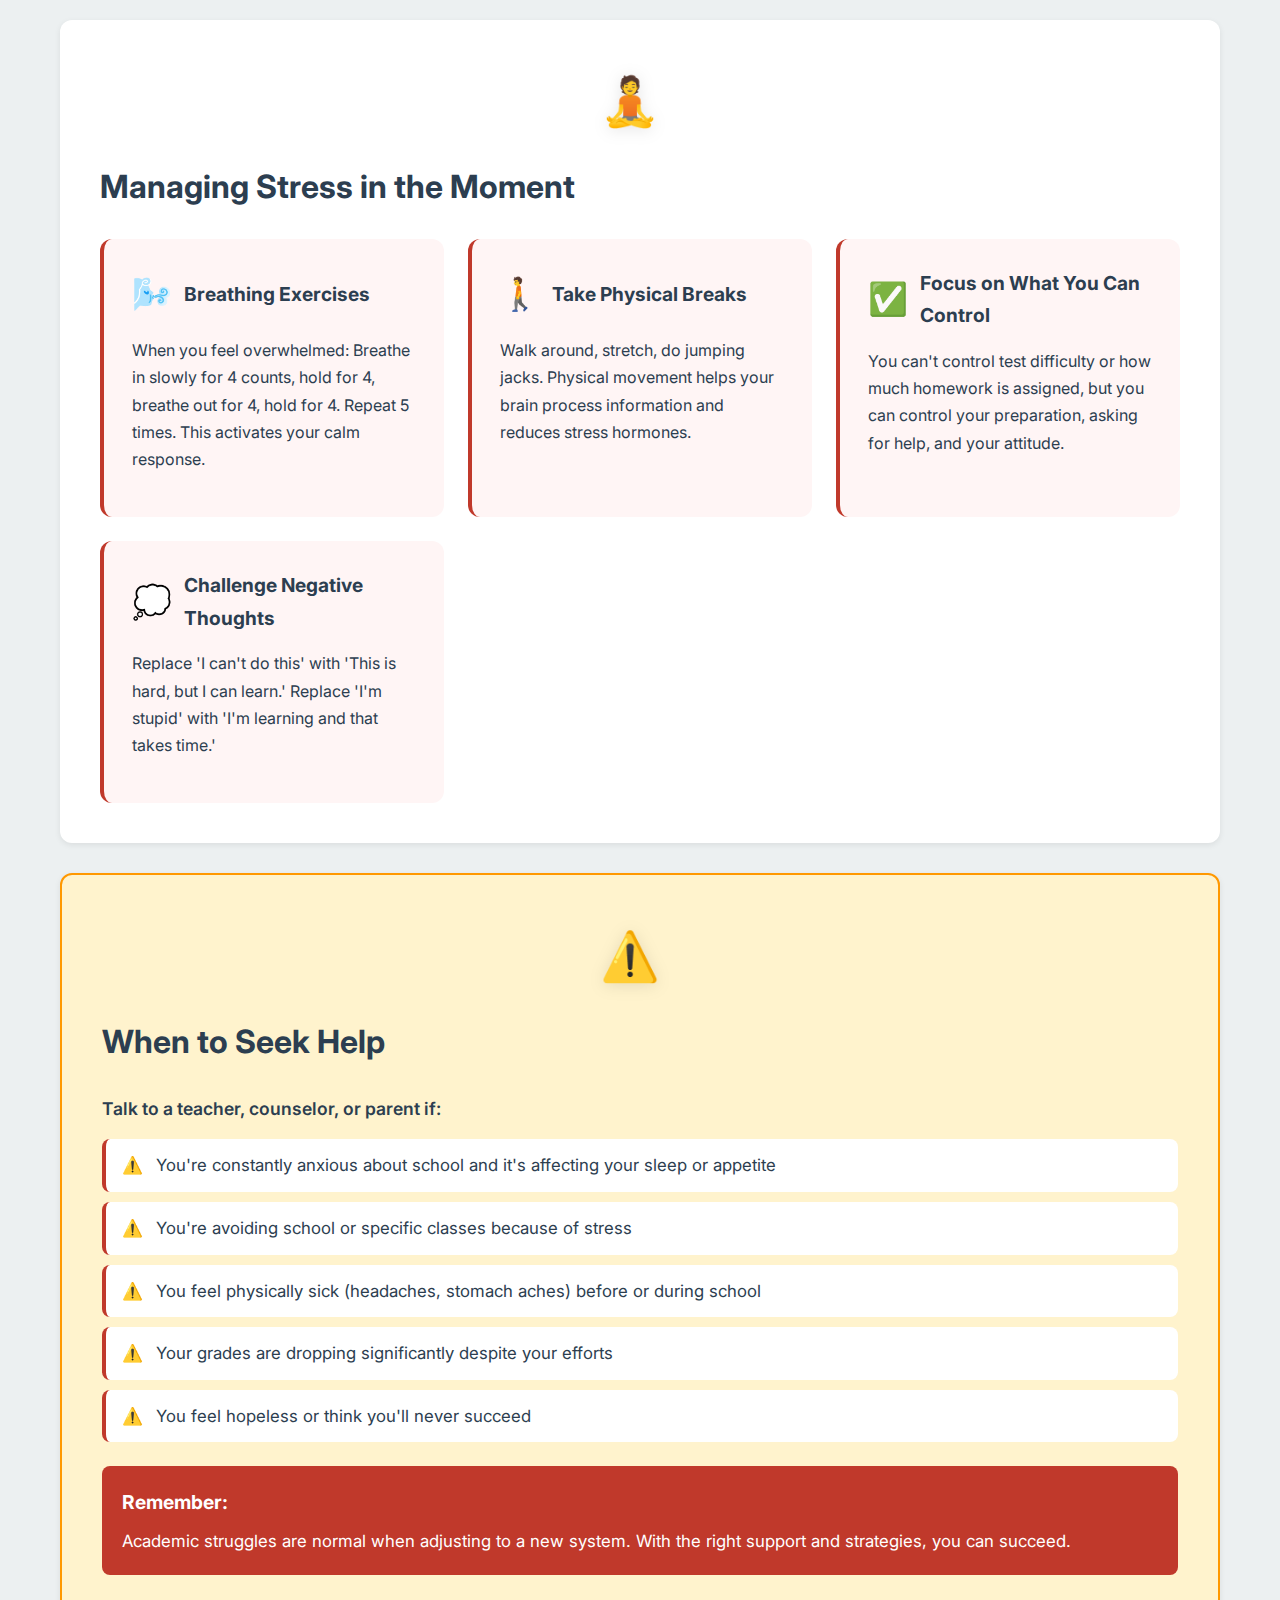
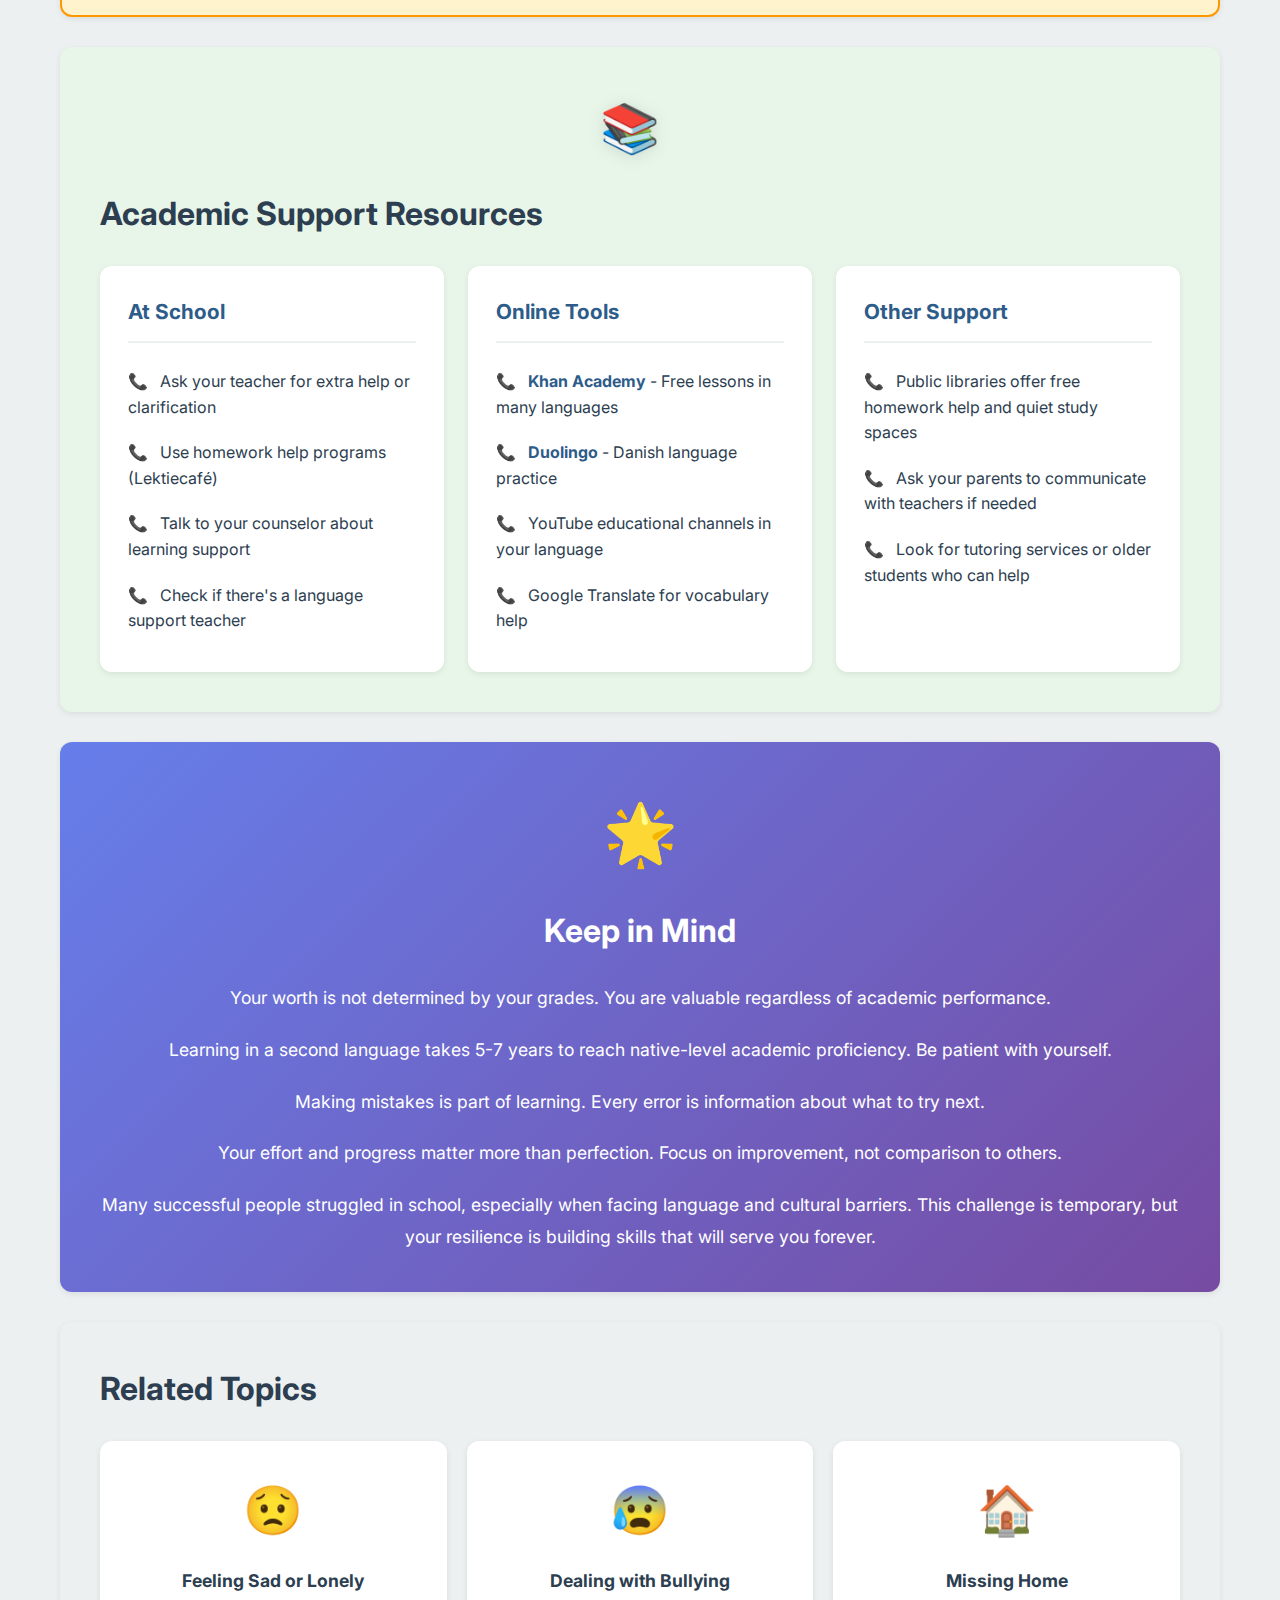
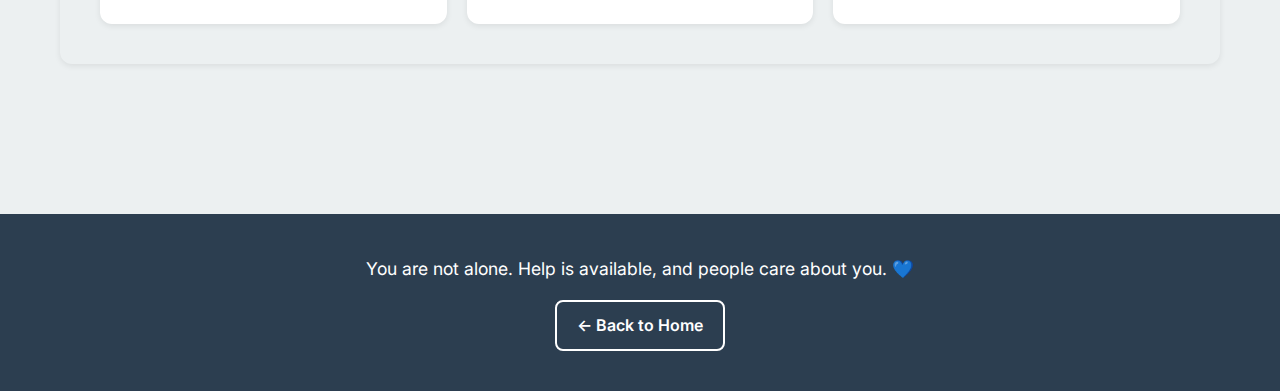
<file: support-stress.html>
<!DOCTYPE html>
<html lang="en">
<head>
    <meta charset="UTF-8">
    <meta name="viewport" content="width=device-width, initial-scale=1.0">
    <meta name="description" content="Support for dealing with academic stress">
    <title data-i18n="support.stress.title">Academic Stress - Support</title>
    <link rel="stylesheet" href="css/styles.css">
    <link rel="stylesheet" href="css/support-pages.css">
    <link rel="preconnect" href="https://fonts.googleapis.com">
    <link rel="preconnect" href="https://fonts.gstatic.com" crossorigin>
    <link href="https://fonts.googleapis.com/css2?family=Inter:wght@400;600;700&family=Noto+Sans+Arabic:wght@400;600;700&display=swap" rel="stylesheet">
</head>
<body>
    <div class="language-selector">
        <button class="language-button" data-lang="en" aria-label="Switch to English">🇬🇧 English</button>
        <button class="language-button" data-lang="ar" aria-label="Switch to Arabic">🇸🇾 العربية</button>
        <button class="language-button" data-lang="uk" aria-label="Switch to Ukrainian">🇺🇦 Українська</button>
        <button class="language-button" data-lang="da" aria-label="Switch to Danish">🇩🇰 Dansk</button>
        <button class="language-button" data-lang="ru" aria-label="Switch to Russian">🇷🇺 Русский</button>
        <button class="language-button" data-lang="pt" aria-label="Switch to Portuguese">🇵🇹 Português</button>
    </div>

    <div class="back-button-container">
        <a href="index.html#help" class="back-button">
            <span class="back-arrow">←</span>
            <span data-i18n="support.backButton">Back to Main Page</span>
        </a>
    </div>

    <main class="support-page">
        <div class="container">
            <header class="support-hero">
                <div class="hero-icon" aria-hidden="true">📚</div>
                <h1 data-i18n="support.stress.heading">Dealing with Academic Stress</h1>
                <p class="hero-subtitle" data-i18n="support.stress.subtitle">Feeling overwhelmed by schoolwork is common, especially when you're learning in a new language and educational system.</p>
            </header>

            <section class="support-section">
                <div class="section-icon">😰</div>
                <h2 data-i18n="support.stress.understanding.title">Understanding Academic Stress</h2>
                
                <div class="content-box">
                    <div class="text-content">
                        <p data-i18n="support.stress.understanding.p1">Academic stress happens when the demands of school feel like more than you can handle. For students adjusting to a new country, this stress is multiplied - you're not just learning new subjects, you're doing it in a new language, in an unfamiliar educational system, while dealing with cultural adjustment.</p>
                        
                        <p data-i18n="support.stress.understanding.p2">The Danish education system might be very different from what you're used to. Different teaching methods, expectations, and grading systems can all add to the confusion and stress.</p>
                    </div>
                    
                    <div class="illustration-box">
                        <span class="big-emoji" aria-hidden="true">📖➡️✨</span>
                        <p class="image-caption" data-i18n="support.stress.understanding.caption">You can learn to manage stress and succeed</p>
                    </div>
                </div>
            </section>

            <section class="support-section">
                <div class="section-icon">🎯</div>
                <h2 data-i18n="support.stress.causes.title">Common Causes of Academic Stress</h2>
                
                <div class="reasons-grid">
                    <div class="reason-card">
                        <span class="reason-emoji">🗣️</span>
                        <h3 data-i18n="support.stress.causes.cause1.title">Language Barrier</h3>
                        <p data-i18n="support.stress.causes.cause1.text">Learning subjects in Danish when it's not your first language means you're working twice as hard - learning the language AND the subject matter at the same time.</p>
                    </div>
                    
                    <div class="reason-card">
                        <span class="reason-emoji">❓</span>
                        <h3 data-i18n="support.stress.causes.cause2.title">Different Expectations</h3>
                        <p data-i18n="support.stress.causes.cause2.text">The Danish system emphasizes independent thinking and group work differently than your previous school. You might be unsure what teachers expect from you.</p>
                    </div>
                    
                    <div class="reason-card">
                        <span class="reason-emoji">⏰</span>
                        <h3 data-i18n="support.stress.causes.cause3.title">Time Management</h3>
                        <p data-i18n="support.stress.causes.cause3.text">Balancing homework, language learning, adjusting to a new culture, and having a personal life can feel overwhelming.</p>
                    </div>
                    
                    <div class="reason-card">
                        <span class="reason-emoji">🎓</span>
                        <h3 data-i18n="support.stress.causes.cause4.title">High Expectations</h3>
                        <p data-i18n="support.stress.causes.cause4.text">You or your family might have high expectations for your academic success, adding pressure when you're already facing so many challenges.</p>
                    </div>
                </div>
            </section>

            <section class="support-section">
                <div class="section-icon">🛠️</div>
                <h2 data-i18n="support.stress.strategies.title">Practical Strategies</h2>
                
                <div class="action-cards">
                    <div class="action-card">
                        <div class="card-header">
                            <span class="action-emoji">📅</span>
                            <h3 data-i18n="support.stress.strategies.action1.title">Break Tasks Into Small Steps</h3>
                        </div>
                        <p data-i18n="support.stress.strategies.action1.text">Large assignments can feel overwhelming. Break them into smaller, manageable tasks. Instead of "Write essay," try "Choose topic," "Research 3 sources," "Write introduction," etc.</p>
                        <div class="action-tip">
                            <strong data-i18n="support.stress.strategies.action1.tip">Try this:</strong>
                            <span data-i18n="support.stress.strategies.action1.tipText">Spend 25 minutes on a task, then take a 5-minute break (Pomodoro Technique)</span>
                        </div>
                    </div>
                    
                    <div class="action-card">
                        <div class="card-header">
                            <span class="action-emoji">🙋</span>
                            <h3 data-i18n="support.stress.strategies.action2.title">Ask for Help Early</h3>
                        </div>
                        <p data-i18n="support.stress.strategies.action2.text">Don't wait until you're completely lost. Ask teachers to clarify assignments, explain concepts again, or provide extra materials. In Denmark, asking questions is encouraged - it shows engagement, not weakness.</p>
                    </div>
                    
                    <div class="action-card">
                        <div class="card-header">
                            <span class="action-emoji">📖</span>
                            <h3 data-i18n="support.stress.strategies.action3.title">Use Available Resources</h3>
                        </div>
                        <p data-i18n="support.stress.strategies.action3.text">Many schools offer homework help, tutoring, or study groups. Use online resources in your native language to understand concepts first, then tackle them in Danish.</p>
                    </div>
                    
                    <div class="action-card">
                        <div class="card-header">
                            <span class="action-emoji">🗂️</span>
                            <h3 data-i18n="support.stress.strategies.action4.title">Get Organized</h3>
                        </div>
                        <p data-i18n="support.stress.strategies.action4.text">Use a planner or app to track assignments and deadlines. Write everything down - don't rely on memory when you're already overwhelmed. Color-code by subject.</p>
                    </div>
                    
                    <div class="action-card">
                        <div class="card-header">
                            <span class="action-emoji">👥</span>
                            <h3 data-i18n="support.stress.strategies.action5.title">Study With Others</h3>
                        </div>
                        <p data-i18n="support.stress.strategies.action5.text">Form study groups with classmates. Teaching others helps you understand better, and you can support each other. You might also find study partners who speak your language.</p>
                    </div>
                    
                    <div class="action-card">
                        <div class="card-header">
                            <span class="action-emoji">⚖️</span>
                            <h3 data-i18n="support.stress.strategies.action6.title">Maintain Balance</h3>
                        </div>
                        <p data-i18n="support.stress.strategies.action6.text">Make time for activities you enjoy, physical exercise, sleep, and socializing. Your brain needs breaks to work effectively. All study and no rest actually decreases performance.</p>
                    </div>
                </div>
            </section>

            <section class="support-section">
                <div class="section-icon">🧘</div>
                <h2 data-i18n="support.stress.wellness.title">Managing Stress in the Moment</h2>
                
                <div class="action-cards">
                    <div class="action-card immediate">
                        <div class="card-header">
                            <span class="action-emoji">🌬️</span>
                            <h3 data-i18n="support.stress.wellness.action1.title">Breathing Exercises</h3>
                        </div>
                        <p data-i18n="support.stress.wellness.action1.text">When you feel overwhelmed: Breathe in slowly for 4 counts, hold for 4, breathe out for 4, hold for 4. Repeat 5 times. This activates your calm response.</p>
                    </div>
                    
                    <div class="action-card immediate">
                        <div class="card-header">
                            <span class="action-emoji">🚶</span>
                            <h3 data-i18n="support.stress.wellness.action2.title">Take Physical Breaks</h3>
                        </div>
                        <p data-i18n="support.stress.wellness.action2.text">Walk around, stretch, do jumping jacks. Physical movement helps your brain process information and reduces stress hormones.</p>
                    </div>
                    
                    <div class="action-card immediate">
                        <div class="card-header">
                            <span class="action-emoji">✅</span>
                            <h3 data-i18n="support.stress.wellness.action3.title">Focus on What You Can Control</h3>
                        </div>
                        <p data-i18n="support.stress.wellness.action3.text">You can't control test difficulty or how much homework is assigned, but you can control your preparation, asking for help, and your attitude.</p>
                    </div>
                    
                    <div class="action-card immediate">
                        <div class="card-header">
                            <span class="action-emoji">💭</span>
                            <h3 data-i18n="support.stress.wellness.action4.title">Challenge Negative Thoughts</h3>
                        </div>
                        <p data-i18n="support.stress.wellness.action4.text">Replace "I can't do this" with "This is hard, but I can learn." Replace "I'm stupid" with "I'm learning and that takes time."</p>
                    </div>
                </div>
            </section>

            <section class="support-section warning-section">
                <div class="section-icon">⚠️</div>
                <h2 data-i18n="support.stress.warning.title">When to Seek Help</h2>
                
                <div class="warning-box">
                    <p data-i18n="support.stress.warning.intro">Talk to a teacher, counselor, or parent if:</p>
                    <ul class="warning-list">
                        <li data-i18n="support.stress.warning.sign1">You're constantly anxious about school and it's affecting your sleep or appetite</li>
                        <li data-i18n="support.stress.warning.sign2">You're avoiding school or specific classes because of stress</li>
                        <li data-i18n="support.stress.warning.sign3">You feel physically sick (headaches, stomach aches) before or during school</li>
                        <li data-i18n="support.stress.warning.sign4">Your grades are dropping significantly despite your efforts</li>
                        <li data-i18n="support.stress.warning.sign5">You feel hopeless or think you'll never succeed</li>
                    </ul>
                    <div class="help-callout">
                        <strong data-i18n="support.stress.warning.important">Remember:</strong>
                        <span data-i18n="support.stress.warning.importantText">Academic struggles are normal when adjusting to a new system. With the right support and strategies, you can succeed.</span>
                    </div>
                </div>
            </section>

            <section class="support-section resources-section">
                <div class="section-icon">📚</div>
                <h2 data-i18n="support.stress.resources.title">Academic Support Resources</h2>
                
                <div class="resources-grid">
                    <div class="resource-card">
                        <h3 data-i18n="support.stress.resources.school.title">At School</h3>
                        <ul>
                            <li data-i18n="support.stress.resources.school.item1">Ask your teacher for extra help or clarification</li>
                            <li data-i18n="support.stress.resources.school.item2">Use homework help programs (Lektiecafé)</li>
                            <li data-i18n="support.stress.resources.school.item3">Talk to your counselor about learning support</li>
                            <li data-i18n="support.stress.resources.school.item4">Check if there's a language support teacher</li>
                        </ul>
                    </div>
                    
                    <div class="resource-card">
                        <h3 data-i18n="support.stress.resources.online.title">Online Tools</h3>
                        <ul>
                            <li><strong>Khan Academy</strong> <span data-i18n="support.stress.resources.online.item1">- Free lessons in many languages</span></li>
                            <li><strong>Duolingo</strong> <span data-i18n="support.stress.resources.online.item2">- Danish language practice</span></li>
                            <li data-i18n="support.stress.resources.online.item3">YouTube educational channels in your language</li>
                            <li data-i18n="support.stress.resources.online.item4">Google Translate for vocabulary help</li>
                        </ul>
                    </div>
                    
                    <div class="resource-card">
                        <h3 data-i18n="support.stress.resources.other.title">Other Support</h3>
                        <ul>
                            <li data-i18n="support.stress.resources.other.item1">Public libraries offer free homework help and quiet study spaces</li>
                            <li data-i18n="support.stress.resources.other.item2">Ask your parents to communicate with teachers if needed</li>
                            <li data-i18n="support.stress.resources.other.item3">Look for tutoring services or older students who can help</li>
                        </ul>
                    </div>
                </div>
            </section>

            <section class="support-section remember-section">
                <div class="remember-box">
                    <span class="remember-emoji">🌟</span>
                    <h2 data-i18n="support.stress.remember.title">Keep in Mind</h2>
                    <div class="remember-content">
                        <p data-i18n="support.stress.remember.text1">Your worth is not determined by your grades. You are valuable regardless of academic performance.</p>
                        <p data-i18n="support.stress.remember.text2">Learning in a second language takes 5-7 years to reach native-level academic proficiency. Be patient with yourself.</p>
                        <p data-i18n="support.stress.remember.text3">Making mistakes is part of learning. Every error is information about what to try next.</p>
                        <p data-i18n="support.stress.remember.text4">Your effort and progress matter more than perfection. Focus on improvement, not comparison to others.</p>
                        <p data-i18n="support.stress.remember.text5">Many successful people struggled in school, especially when facing language and cultural barriers. This challenge is temporary, but your resilience is building skills that will serve you forever.</p>
                    </div>
                </div>
            </section>

            <section class="support-section related-section">
                <h2 data-i18n="support.related.title">Related Topics</h2>
                <div class="related-links">
                    <a href="support-sad-lonely.html" class="related-card">
                        <span class="related-emoji">😟</span>
                        <h3 data-i18n="support.related.sadLonely">Feeling Sad or Lonely</h3>
                    </a>
                    <a href="support-bullying.html" class="related-card">
                        <span class="related-emoji">😰</span>
                        <h3 data-i18n="support.related.bullying">Dealing with Bullying</h3>
                    </a>
                    <a href="support-homesickness.html" class="related-card">
                        <span class="related-emoji">🏠</span>
                        <h3 data-i18n="support.related.homesick">Missing Home</h3>
                    </a>
                </div>
            </section>
        </div>
    </main>

    <footer class="site-footer">
        <div class="container">
            <p data-i18n="footer.support.message">You are not alone. Help is available, and people care about you. 💙</p>
            <a href="index.html" class="footer-link" data-i18n="footer.backHome">← Back to Home</a>
        </div>
    </footer>

    <script src="js/translations.js"></script>
    <script src="js/main.js"></script>
</body>
</html>
</file>
<file: css/support-pages.css>
/* ====================================
   Support Pages Styles
   ==================================== */

/* Back Button */
.back-button-container {
    padding: 100px 20px 20px 20px;
    max-width: 1200px;
    margin: 0 auto;
}

.back-button {
    display: inline-flex;
    align-items: center;
    gap: 8px;
    padding: 12px 20px;
    background: var(--primary-color);
    color: white;
    text-decoration: none;
    border-radius: 8px;
    font-weight: 600;
    transition: all 0.3s ease;
    box-shadow: var(--shadow-small);
}

.back-button:hover {
    background: var(--secondary-color);
    transform: translateX(-4px);
    box-shadow: var(--shadow-medium);
}

[dir="rtl"] .back-button:hover {
    transform: translateX(4px);
}

.back-arrow {
    font-size: 20px;
    transition: transform 0.3s ease;
}

[dir="rtl"] .back-arrow {
    transform: scaleX(-1);
}

/* Support Page Layout */
.support-page {
    padding: 20px 0 60px 0;
}

/* Hero Section */
.support-hero {
    text-align: center;
    padding: 40px 20px;
    margin-bottom: 40px;
}

.hero-icon {
    font-size: 80px;
    margin-bottom: 20px;
    animation: float 3s ease-in-out infinite;
}

@keyframes float {
    0%, 100% { transform: translateY(0); }
    50% { transform: translateY(-10px); }
}

.support-hero h1 {
    font-size: 2.5rem;
    color: var(--primary-color);
    margin-bottom: 16px;
    line-height: 1.2;
}

.hero-subtitle {
    font-size: 1.25rem;
    color: var(--text-light);
    max-width: 700px;
    margin: 0 auto;
}

/* Support Sections */
.support-section {
    background: var(--bg-white);
    border-radius: var(--border-radius);
    padding: 40px;
    margin-bottom: 30px;
    box-shadow: var(--shadow-small);
}

.section-icon {
    font-size: 48px;
    margin-bottom: 20px;
    display: block;
}

.support-section h2 {
    font-size: 2rem;
    color: var(--text-dark);
    margin-bottom: 24px;
}

/* Content Box */
.content-box {
    display: grid;
    grid-template-columns: 1fr 1fr;
    gap: 40px;
    align-items: center;
}

.text-content p {
    margin-bottom: 20px;
    font-size: 1.1rem;
    line-height: 1.8;
    color: var(--text-dark);
}

.illustration-box {
    background: linear-gradient(135deg, #667eea 0%, #764ba2 100%);
    border-radius: var(--border-radius);
    padding: 40px;
    text-align: center;
    color: white;
    min-height: 250px;
    display: flex;
    flex-direction: column;
    justify-content: center;
    align-items: center;
}

.big-emoji {
    font-size: 80px;
    display: block;
    margin-bottom: 20px;
}

.image-caption {
    font-size: 1rem;
    font-weight: 600;
    margin: 0;
}

/* Reasons Grid */
.reasons-grid {
    display: grid;
    grid-template-columns: repeat(auto-fit, minmax(280px, 1fr));
    gap: 24px;
    margin-top: 24px;
}

.reason-card {
    background: linear-gradient(135deg, #f5f7fa 0%, #c3cfe2 100%);
    padding: 30px;
    border-radius: var(--border-radius);
    text-align: center;
    transition: transform 0.3s ease, box-shadow 0.3s ease;
}

.reason-card:hover {
    transform: translateY(-5px);
    box-shadow: var(--shadow-medium);
}

.reason-emoji {
    font-size: 48px;
    display: block;
    margin-bottom: 16px;
}

.reason-card h3 {
    font-size: 1.3rem;
    color: var(--primary-color);
    margin-bottom: 12px;
}

.reason-card p {
    color: var(--text-dark);
    font-size: 1rem;
    line-height: 1.6;
}

/* Action Cards */
.action-cards {
    display: grid;
    grid-template-columns: repeat(auto-fit, minmax(300px, 1fr));
    gap: 24px;
    margin-top: 24px;
}

.action-card {
    background: var(--bg-light);
    padding: 28px;
    border-radius: var(--border-radius);
    border-left: 4px solid var(--primary-color);
    transition: all 0.3s ease;
}

.action-card.immediate {
    border-left-color: var(--danger-color);
    background: #fff5f5;
}

.action-card:hover {
    transform: translateX(5px);
    box-shadow: var(--shadow-medium);
}

[dir="rtl"] .action-card {
    border-left: none;
    border-right: 4px solid var(--primary-color);
}

[dir="rtl"] .action-card.immediate {
    border-right-color: var(--danger-color);
}

[dir="rtl"] .action-card:hover {
    transform: translateX(-5px);
}

.card-header {
    display: flex;
    align-items: center;
    gap: 12px;
    margin-bottom: 16px;
}

.action-emoji {
    font-size: 32px;
}

.action-card h3 {
    font-size: 1.2rem;
    color: var(--text-dark);
    margin: 0;
}

.action-card p {
    color: var(--text-dark);
    line-height: 1.7;
    margin-bottom: 16px;
}

.action-tip {
    background: white;
    padding: 16px;
    border-radius: 8px;
    margin-top: 16px;
    border-left: 3px solid var(--success-color);
}

[dir="rtl"] .action-tip {
    border-left: none;
    border-right: 3px solid var(--success-color);
}

.action-tip strong {
    display: block;
    color: var(--success-color);
    margin-bottom: 8px;
    font-size: 0.95rem;
}

.action-tip span {
    color: var(--text-dark);
    font-style: italic;
}

/* Warning Section */
.warning-section {
    background: #fff3cd;
    border: 2px solid #ff9800;
}

.warning-box {
    margin-top: 20px;
}

.warning-box p {
    font-size: 1.1rem;
    font-weight: 600;
    color: var(--text-dark);
    margin-bottom: 16px;
}

.warning-list {
    list-style: none;
    padding: 0;
    margin: 0 0 24px 0;
}

.warning-list li {
    padding: 12px 16px;
    margin-bottom: 10px;
    background: white;
    border-radius: 8px;
    border-left: 4px solid var(--danger-color);
    font-size: 1.05rem;
    color: var(--text-dark);
}

[dir="rtl"] .warning-list li {
    border-left: none;
    border-right: 4px solid var(--danger-color);
}

.warning-list li:before {
    content: "⚠️ ";
    margin-right: 8px;
}

[dir="rtl"] .warning-list li:before {
    margin-right: 0;
    margin-left: 8px;
}

.help-callout {
    background: var(--danger-color);
    color: white;
    padding: 20px;
    border-radius: 8px;
    font-size: 1.05rem;
}

.help-callout strong {
    display: block;
    font-size: 1.2rem;
    margin-bottom: 8px;
}

/* Resources Section */
.resources-section {
    background: #e8f5e9;
}

.resources-grid {
    display: grid;
    grid-template-columns: repeat(auto-fit, minmax(300px, 1fr));
    gap: 24px;
    margin-top: 24px;
}

.resource-card {
    background: white;
    padding: 28px;
    border-radius: var(--border-radius);
    box-shadow: var(--shadow-small);
}

.resource-card h3 {
    color: var(--primary-color);
    font-size: 1.3rem;
    margin-bottom: 16px;
    padding-bottom: 12px;
    border-bottom: 2px solid var(--bg-light);
}

.resource-card ul {
    list-style: none;
    padding: 0;
    margin: 0;
}

.resource-card li {
    padding: 10px 0;
    color: var(--text-dark);
    font-size: 1rem;
    line-height: 1.6;
}

.resource-card li:before {
    content: "📞 ";
    margin-right: 8px;
}

[dir="rtl"] .resource-card li:before {
    margin-right: 0;
    margin-left: 8px;
}

.resource-card strong {
    color: var(--primary-color);
}

/* Remember Section */
.remember-section {
    background: linear-gradient(135deg, #667eea 0%, #764ba2 100%);
    color: white;
}

.remember-box {
    text-align: center;
}

.remember-emoji {
    font-size: 60px;
    display: block;
    margin-bottom: 20px;
}

.remember-section h2 {
    color: white;
    font-size: 2rem;
    margin-bottom: 24px;
}

.remember-content p {
    font-size: 1.1rem;
    line-height: 1.8;
    margin-bottom: 20px;
    color: white;
}

.remember-content p:last-child {
    margin-bottom: 0;
}

/* Related Topics */
.related-section {
    background: var(--bg-light);
}

.related-links {
    display: grid;
    grid-template-columns: repeat(auto-fit, minmax(250px, 1fr));
    gap: 20px;
    margin-top: 24px;
}

.related-card {
    background: white;
    padding: 28px;
    border-radius: var(--border-radius);
    text-align: center;
    text-decoration: none;
    transition: all 0.3s ease;
    box-shadow: var(--shadow-small);
}

.related-card:hover {
    transform: translateY(-5px);
    box-shadow: var(--shadow-medium);
    background: var(--primary-color);
}

.related-emoji {
    font-size: 48px;
    display: block;
    margin-bottom: 16px;
}

.related-card h3 {
    color: var(--text-dark);
    font-size: 1.1rem;
    margin: 0;
    transition: color 0.3s ease;
}

.related-card:hover h3 {
    color: white;
}

/* Footer */
.site-footer {
    background: var(--text-dark);
    color: white;
    text-align: center;
    padding: 40px 20px;
    margin-top: 60px;
}

.site-footer p {
    font-size: 1.1rem;
    margin-bottom: 16px;
}

.footer-link {
    color: white;
    text-decoration: none;
    font-weight: 600;
    padding: 10px 20px;
    border: 2px solid white;
    border-radius: 8px;
    display: inline-block;
    transition: all 0.3s ease;
}

.footer-link:hover {
    background: white;
    color: var(--text-dark);
}

/* Responsive Design */
@media (max-width: 768px) {
    .back-button-container {
        padding: 80px 20px 20px 20px;
    }
    
    .support-hero h1 {
        font-size: 1.8rem;
    }
    
    .hero-subtitle {
        font-size: 1rem;
    }
    
    .support-section {
        padding: 24px 20px;
    }
    
    .support-section h2 {
        font-size: 1.5rem;
    }
    
    .content-box {
        grid-template-columns: 1fr;
        gap: 24px;
    }
    
    .reasons-grid,
    .action-cards,
    .resources-grid {
        grid-template-columns: 1fr;
    }
    
    .related-links {
        grid-template-columns: 1fr;
    }
}

@media (max-width: 480px) {
    .hero-icon {
        font-size: 60px;
    }
    
    .support-hero h1 {
        font-size: 1.5rem;
    }
    
    .support-section {
        padding: 20px 16px;
    }
    
    .big-emoji {
        font-size: 60px;
    }
    
    .illustration-box {
        padding: 30px 20px;
    }
}
</file>
<file: css/styles.css>
/* ====================================
   CSS Reset and Base Styles
   ==================================== */
* {
    margin: 0;
    padding: 0;
    box-sizing: border-box;
}

:root {
    --primary-color: #2E5C8A;
    --secondary-color: #E67E22;
    --success-color: #27AE60;
    --danger-color: #C0392B;
    --accent-color: #8E44AD;
    --text-dark: #2C3E50;
    --text-light: #7F8C8D;
    --bg-light: #ECF0F1;
    --bg-white: #FFFFFF;
    --bg-gradient-start: #3498DB;
    --bg-gradient-end: #2C3E50;
    --border-radius: 12px;
    --shadow-small: 0 2px 6px rgba(0,0,0,0.08);
    --shadow-medium: 0 4px 12px rgba(0,0,0,0.12);
    --spacing-small: 12px;
    --spacing-medium: 24px;
    --spacing-large: 48px;
}

/* RTL Support */
[dir="rtl"] {
    direction: rtl;
    text-align: right;
}

[dir="rtl"] .timeline-item::before {
    left: auto;
    right: -12px;
}

[dir="rtl"] .nav-item {
    text-align: right;
}

body {
    font-family: 'Inter', -apple-system, BlinkMacSystemFont, 'Segoe UI', 'Roboto', sans-serif;
    color: var(--text-dark);
    background-color: var(--bg-light);
    line-height: 1.7;
    font-size: 16px;
    overflow-x: hidden;
}

/* Arabic Font Support */
body[lang="ar"] {
    font-family: 'Noto Sans Arabic', 'Inter', sans-serif;
}

/* Container */
.container {
    max-width: 1200px;
    margin: 0 auto;
    padding: 0 20px;
}

/* ====================================
   Language Selector
   ==================================== */
.language-selector {
    position: fixed;
    top: 20px;
    right: 20px;
    z-index: 1000;
    background: var(--bg-white);
    border-radius: var(--border-radius);
    box-shadow: var(--shadow-medium);
    padding: 12px;
    display: flex;
    flex-wrap: wrap;
    gap: 8px;
    max-width: 280px;
}

[dir="rtl"] .language-selector {
    right: auto;
    left: 20px;
}

.language-button {
    background: var(--primary-color);
    color: white;
    border: none;
    padding: 8px 12px;
    border-radius: 8px;
    cursor: pointer;
    font-size: 14px;
    font-weight: bold;
    transition: all 0.3s ease;
    font-family: inherit;
}

.language-button:hover {
    background: #357ABD;
    transform: translateY(-2px);
}

.language-button.active {
    background: var(--success-color);
}

/* ====================================
   Hero Section
   ==================================== */
.hero {
    background: linear-gradient(135deg, var(--bg-gradient-start) 0%, var(--bg-gradient-end) 100%);
    color: white;
    padding: 40px 20px 40px;
    text-align: center;
    margin-top: 70px;
}

.hero-image {
    margin-bottom: 15px;
    animation: fadeInScale 0.8s ease-out;
}

.hero-img {
    width: 80px;
    height: 80px;
    filter: drop-shadow(0 2px 4px rgba(0,0,0,0.2));
}

@keyframes fadeInScale {
    0% { 
        opacity: 0;
        transform: scale(0.8);
    }
    100% { 
        opacity: 1;
        transform: scale(1);
    }
}

.hero h1 {
    font-size: 1.8em;
    margin-bottom: 10px;
    text-shadow: 2px 2px 4px rgba(0,0,0,0.2);
    font-weight: 700;
}

.hero-subtitle {
    font-size: 1em;
    opacity: 0.9;
}

/* ====================================
   Navigation
   ==================================== */
.main-nav {
    background: var(--bg-white);
    box-shadow: var(--shadow-small);
    position: sticky;
    top: 0;
    z-index: 999;
    padding: 12px 0;
}

.main-nav .container {
    display: flex;
    flex-wrap: wrap;
    gap: 12px;
    justify-content: center;
}

.nav-item {
    display: flex;
    flex-direction: column;
    align-items: center;
    padding: 12px 16px;
    text-decoration: none;
    color: var(--text-dark);
    border-radius: 12px;
    transition: all 0.3s ease;
    font-weight: bold;
    min-width: 100px;
}

.nav-item:hover {
    background: var(--bg-light);
    transform: translateY(-2px);
    box-shadow: var(--shadow-small);
}

.nav-icon {
    width: 32px;
    height: 32px;
    margin-bottom: 4px;
    filter: drop-shadow(0 2px 4px rgba(0,0,0,0.1));
}

/* ====================================
   Content Sections
   ==================================== */
.content-section {
    padding: var(--spacing-large) 0;
}

.section-header {
    text-align: center;
    margin-bottom: var(--spacing-large);
}

.section-icon {
    width: 80px;
    height: 80px;
    display: block;
    margin: 0 auto 20px;
    filter: drop-shadow(0 2px 8px rgba(0,0,0,0.1));
}

.section-header h2 {
    font-size: 2em;
    color: var(--primary-color);
    font-weight: 700;
}

.content-card {
    background: var(--bg-white);
    border-radius: var(--border-radius);
    padding: var(--spacing-large);
    box-shadow: var(--shadow-medium);
    margin-bottom: var(--spacing-medium);
}

.content-card > p {
    font-size: 1.2em;
    margin-bottom: var(--spacing-medium);
    text-align: center;
}

/* ====================================
   Info Grid (Welcome Section)
   ==================================== */
.info-grid {
    display: grid;
    grid-template-columns: repeat(auto-fit, minmax(250px, 1fr));
    gap: var(--spacing-medium);
    margin-top: var(--spacing-medium);
}

.info-item {
    text-align: center;
    padding: var(--spacing-medium);
    background: var(--bg-light);
    border-radius: var(--border-radius);
    transition: all 0.3s ease;
    border: 2px solid transparent;
}

.info-item:hover {
    transform: translateY(-4px);
    box-shadow: var(--shadow-medium);
    border-color: var(--primary-color);
}

.info-icon {
    width: 64px;
    height: 64px;
    display: block;
    margin: 0 auto 16px;
    filter: drop-shadow(0 2px 4px rgba(0,0,0,0.1));
}

.info-item h3 {
    color: var(--primary-color);
    margin-bottom: 8px;
    font-size: 1.2em;
    font-weight: 600;
}

/* ====================================
   Timeline (School Day Section)
   ==================================== */
.timeline {
    position: relative;
    padding: 20px 0;
}

.timeline::before {
    content: '';
    position: absolute;
    left: 30px;
    top: 0;
    bottom: 0;
    width: 4px;
    background: linear-gradient(to bottom, var(--primary-color), var(--secondary-color));
}

[dir="rtl"] .timeline::before {
    left: auto;
    right: 30px;
}

.timeline-item {
    position: relative;
    padding-left: 80px;
    margin-bottom: 32px;
}

[dir="rtl"] .timeline-item {
    padding-left: 0;
    padding-right: 80px;
}

.timeline-item::before {
    content: '';
    position: absolute;
    left: 22px;
    top: 10px;
    width: 20px;
    height: 20px;
    border-radius: 50%;
    background: var(--bg-white);
    border: 4px solid var(--primary-color);
}

.timeline-icon {
    position: absolute;
    left: 0;
    top: 0;
    width: 48px;
    height: 48px;
    filter: drop-shadow(0 2px 4px rgba(0,0,0,0.1));
}

[dir="rtl"] .timeline-icon {
    left: auto;
    right: 0;
}

.timeline-content h3 {
    color: var(--primary-color);
    margin-bottom: 8px;
    font-size: 1.2em;
}

.timeline-content p {
    color: var(--text-light);
}

/* ====================================
   Rules Grid
   ==================================== */
.rules-grid {
    display: grid;
    grid-template-columns: repeat(auto-fit, minmax(280px, 1fr));
    gap: var(--spacing-medium);
    margin-top: var(--spacing-medium);
}

.rule-item {
    background: linear-gradient(135deg, #667eea15 0%, #764ba215 100%);
    padding: var(--spacing-medium);
    border-radius: 12px;
    text-align: center;
    transition: all 0.3s ease;
}

.rule-item:hover {
    transform: scale(1.05);
    box-shadow: var(--shadow-small);
}

.rule-emoji {
    font-size: 48px;
    display: block;
    margin-bottom: 12px;
}

.rule-item h3 {
    color: var(--primary-color);
    margin-bottom: 8px;
    font-size: 1.2em;
}

/* ====================================
   Situations Grid (Unwritten Rules)
   ==================================== */
.situations-grid {
    display: grid;
    grid-template-columns: repeat(auto-fit, minmax(300px, 1fr));
    gap: var(--spacing-medium);
    margin-top: var(--spacing-medium);
}

.situation-item {
    background: #FFF9E6;
    padding: var(--spacing-medium);
    border-radius: 12px;
    border-left: 5px solid var(--secondary-color);
}

[dir="rtl"] .situation-item {
    border-left: none;
    border-right: 5px solid var(--secondary-color);
}

.situation-emoji {
    font-size: 40px;
    display: block;
    margin-bottom: 12px;
}

.situation-item h3 {
    color: var(--secondary-color);
    margin-bottom: 8px;
    font-size: 1.2em;
}

/* ====================================
   Tips Grid (Friends Section)
   ==================================== */
.tips-grid {
    display: grid;
    grid-template-columns: repeat(auto-fit, minmax(250px, 1fr));
    gap: var(--spacing-medium);
    margin-top: var(--spacing-medium);
}

.tip-item {
    background: #E8F5E9;
    padding: var(--spacing-medium);
    border-radius: 12px;
    text-align: center;
}

.tip-emoji {
    font-size: 48px;
    display: block;
    margin-bottom: 12px;
}

.tip-item h3 {
    color: var(--success-color);
    margin-bottom: 8px;
    font-size: 1.2em;
}

/* ====================================
   Dialogue Examples (Teachers Section)
   ==================================== */
.dialogue-examples {
    display: grid;
    gap: var(--spacing-medium);
    margin-top: var(--spacing-medium);
}

.dialogue-item {
    background: var(--bg-light);
    padding: var(--spacing-medium);
    border-radius: 12px;
}

.dialogue-icon {
    font-size: 48px;
    text-align: center;
    margin-bottom: 12px;
}

.dialogue-item h3 {
    color: var(--primary-color);
    margin-bottom: 16px;
    text-align: center;
}

.dialogue-box {
    background: var(--bg-white);
    padding: 20px;
    border-radius: 12px;
}

.dialogue-student,
.dialogue-teacher {
    padding: 12px 16px;
    margin: 8px 0;
    border-radius: 8px;
    position: relative;
}

.dialogue-student {
    background: #E3F2FD;
    color: var(--text-dark);
    margin-left: 20px;
}

[dir="rtl"] .dialogue-student {
    margin-left: 0;
    margin-right: 20px;
}

.dialogue-student::before {
    content: '👦';
    position: absolute;
    left: -30px;
    font-size: 20px;
}

[dir="rtl"] .dialogue-student::before {
    left: auto;
    right: -30px;
}

.dialogue-teacher {
    background: #F1F8E9;
    color: var(--text-dark);
    margin-right: 20px;
}

[dir="rtl"] .dialogue-teacher {
    margin-right: 0;
    margin-left: 20px;
}

.dialogue-teacher::before {
    content: '👨‍🏫';
    position: absolute;
    right: -30px;
    font-size: 20px;
}

[dir="rtl"] .dialogue-teacher::before {
    right: auto;
    left: -30px;
}

/* ====================================
   Help Section
   ==================================== */
.help-scenarios {
    display: grid;
    grid-template-columns: repeat(auto-fit, minmax(280px, 1fr));
    gap: var(--spacing-medium);
    margin-top: var(--spacing-medium);
}

.help-item {
    padding: var(--spacing-medium);
    border-radius: 12px;
    text-align: center;
}

.help-item.safe {
    background: #E8F5E9;
    border: 3px solid var(--success-color);
}

.help-emoji {
    font-size: 48px;
    display: block;
    margin-bottom: 12px;
}

.help-item h3 {
    color: var(--primary-color);
    margin-bottom: 12px;
    font-size: 1.2em;
}

.help-contacts {
    margin-top: var(--spacing-large);
    padding: var(--spacing-medium);
    background: #FFF9E6;
    border-radius: 12px;
}

.help-contacts h3 {
    color: var(--secondary-color);
    margin-bottom: 16px;
    text-align: center;
}

.help-contacts ul {
    list-style: none;
    padding: 0;
}

.help-contacts li {
    padding: 8px 0;
    padding-left: 30px;
    position: relative;
    font-size: 1.1em;
}

[dir="rtl"] .help-contacts li {
    padding-left: 0;
    padding-right: 30px;
}

.help-contacts li::before {
    content: '✓';
    position: absolute;
    left: 0;
    color: var(--success-color);
    font-weight: bold;
}

[dir="rtl"] .help-contacts li::before {
    left: auto;
    right: 0;
}

/* ====================================
   Quiz Section
   ==================================== */
.quiz-container {
    max-width: 800px;
    margin: 0 auto;
}

.quiz-question {
    margin-bottom: var(--spacing-medium);
}

.question-text {
    font-size: 1.3em;
    font-weight: bold;
    color: var(--primary-color);
    margin-bottom: var(--spacing-medium);
    text-align: center;
}

.quiz-options {
    display: grid;
    gap: 16px;
}

.quiz-option {
    display: flex;
    align-items: center;
    gap: 16px;
    padding: 20px;
    background: var(--bg-light);
    border: 3px solid transparent;
    border-radius: 12px;
    cursor: pointer;
    font-size: 1.1em;
    font-family: inherit;
    text-align: left;
    transition: all 0.3s ease;
}

[dir="rtl"] .quiz-option {
    text-align: right;
}

.quiz-option:hover {
    background: #E3F2FD;
    border-color: var(--primary-color);
    transform: translateX(8px);
}

[dir="rtl"] .quiz-option:hover {
    transform: translateX(-8px);
}

.option-emoji {
    font-size: 32px;
    flex-shrink: 0;
}

.quiz-option.correct {
    background: #E8F5E9;
    border-color: var(--success-color);
}

.quiz-option.incorrect {
    background: #FFEBEE;
    border-color: var(--danger-color);
}

.quiz-option:disabled {
    cursor: not-allowed;
    opacity: 0.7;
}

.quiz-feedback {
    margin-top: 20px;
    padding: 16px;
    border-radius: 12px;
    text-align: center;
    font-weight: bold;
    font-size: 1.1em;
}

.quiz-feedback.correct {
    background: #E8F5E9;
    color: var(--success-color);
}

.quiz-feedback.incorrect {
    background: #FFEBEE;
    color: var(--danger-color);
}

.quiz-complete {
    text-align: center;
    padding: var(--spacing-large);
}

.complete-emoji {
    font-size: 80px;
    display: block;
    margin-bottom: 20px;
}

.quiz-complete h3 {
    color: var(--success-color);
    font-size: 2em;
    margin-bottom: 16px;
}

.quiz-restart {
    background: var(--primary-color);
    color: white;
    border: none;
    padding: 16px 32px;
    border-radius: 12px;
    cursor: pointer;
    font-size: 1.1em;
    font-weight: bold;
    margin-top: 20px;
    font-family: inherit;
    transition: all 0.3s ease;
}

.quiz-restart:hover {
    background: #357ABD;
    transform: scale(1.05);
}

/* ====================================
   Footer
   ==================================== */
.site-footer {
    background: linear-gradient(135deg, #667eea 0%, #764ba2 100%);
    color: white;
    padding: var(--spacing-large) 20px;
    text-align: center;
}

.site-footer p {
    font-size: 1.2em;
    margin-bottom: 12px;
}

.footer-small {
    font-size: 0.9em;
    opacity: 0.9;
}

/* ====================================
   Responsive Design
   ==================================== */
@media (max-width: 768px) {
    .hero h1 {
        font-size: 1.8em;
    }
    
    .hero-emoji {
        font-size: 60px;
    }
    
    .section-emoji {
        font-size: 48px;
    }
    
    .language-selector {
        max-width: 100%;
        right: 10px;
        left: 10px;
    }
    
    .main-nav .container {
        justify-content: flex-start;
        overflow-x: auto;
    }
    
    .nav-item {
        min-width: 80px;
    }
    
    .nav-emoji {
        font-size: 24px;
    }
    
    .content-card {
        padding: var(--spacing-medium);
    }
    
    .info-grid,
    .rules-grid,
    .situations-grid,
    .tips-grid,
    .help-scenarios {
        grid-template-columns: 1fr;
    }
    
    .timeline::before {
        left: 15px;
    }
    
    [dir="rtl"] .timeline::before {
        right: 15px;
    }
    
    .timeline-item {
        padding-left: 60px;
    }
    
    [dir="rtl"] .timeline-item {
        padding-right: 60px;
    }
    
    .timeline-emoji {
        font-size: 36px;
    }
}

@media (max-width: 480px) {
    body {
        font-size: 16px;
    }
    
    .hero {
        padding: 60px 20px 40px;
    }
    
    .hero h1 {
        font-size: 1.5em;
    }
    
    .section-header h2 {
        font-size: 1.5em;
    }
    
    .language-button {
        font-size: 12px;
        padding: 6px 10px;
    }
}

/* ====================================
   Accessibility
   ==================================== */
.visually-hidden {
    position: absolute;
    width: 1px;
    height: 1px;
    padding: 0;
    margin: -1px;
    overflow: hidden;
    clip: rect(0, 0, 0, 0);
    white-space: nowrap;
    border: 0;
}

/* Focus styles for keyboard navigation */
a:focus,
button:focus,
.quiz-option:focus {
    outline: 3px solid var(--secondary-color);
    outline-offset: 2px;
}

/* Smooth scrolling */
html {
    scroll-behavior: smooth;
}

/* Print styles */
@media print {
    .language-selector,
    .main-nav,
    .quiz-section {
        display: none;
    }
    
    .content-section {
        page-break-inside: avoid;
    }
}
</file>
